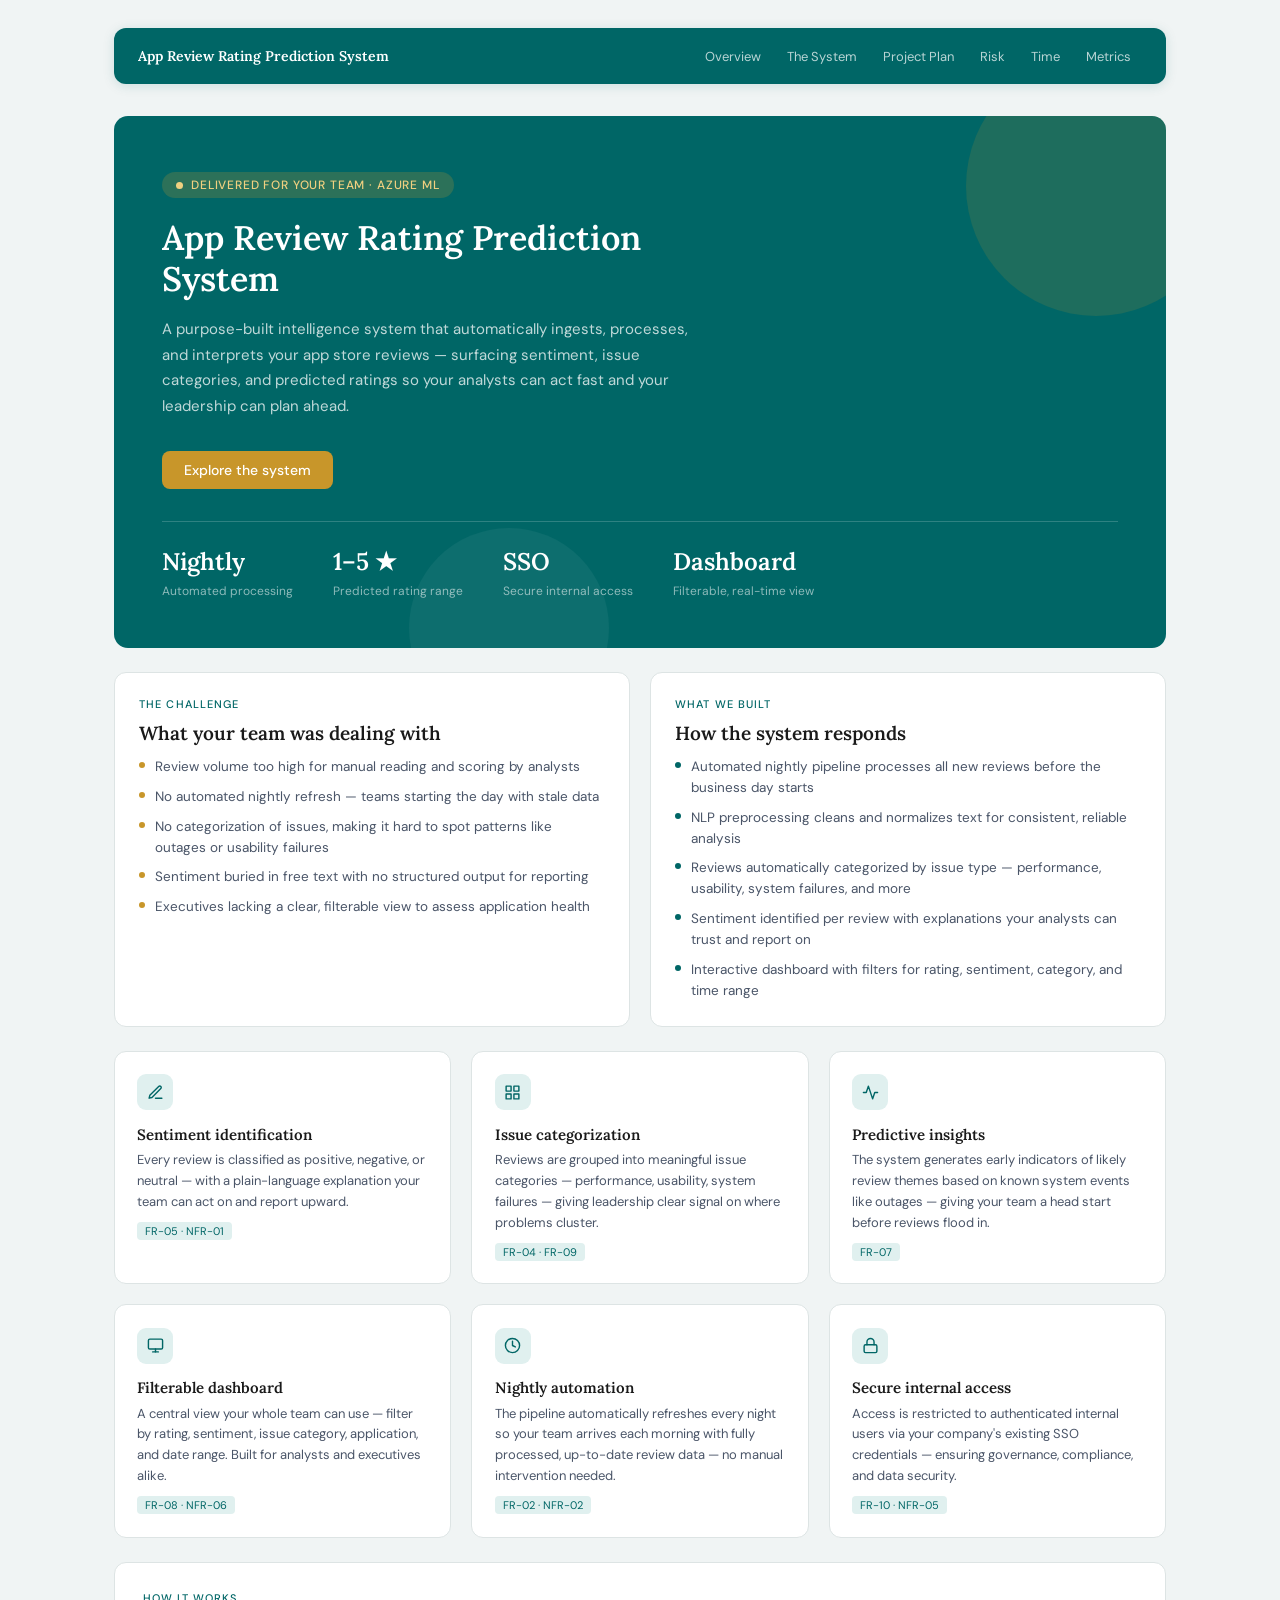
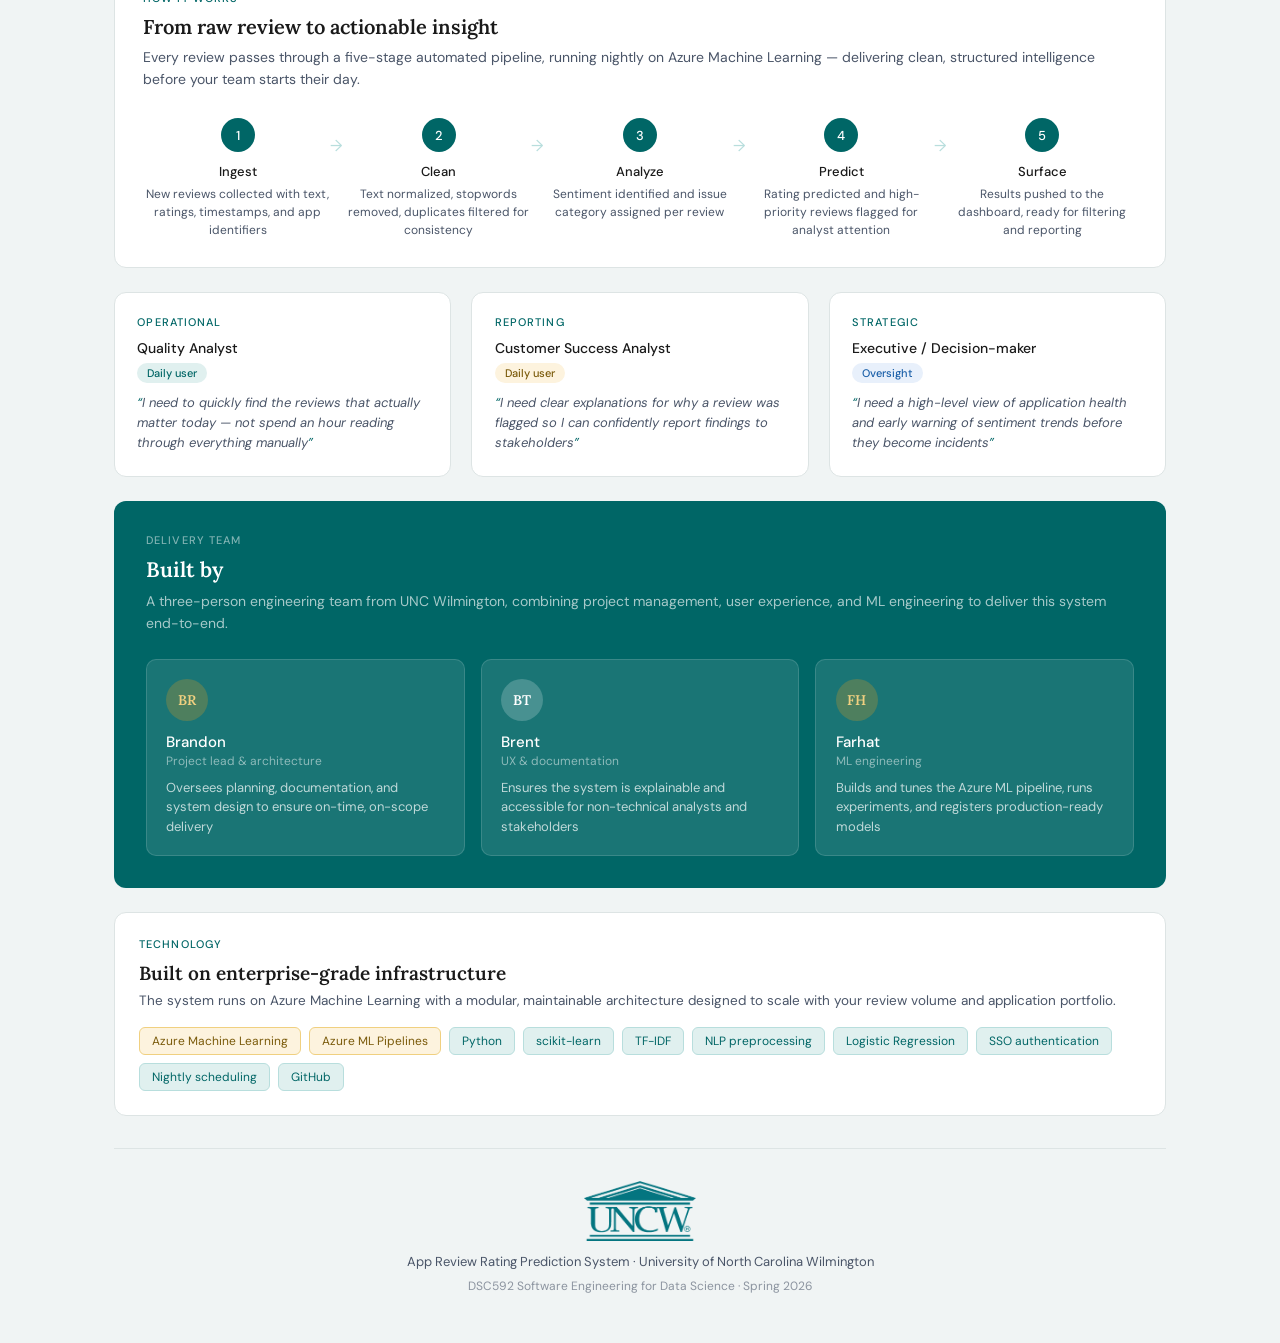
<file: index.html>
<!DOCTYPE html>
<html lang="en">
<head>
  <meta charset="utf-8">
  <meta name="viewport" content="width=device-width, initial-scale=1">
  <title>App Review Rating Prediction System</title>
  <link rel="stylesheet" href="css/shared.css">
  <link rel="preconnect" href="https://fonts.googleapis.com">
  <link rel="preconnect" href="https://fonts.gstatic.com" crossorigin>
  <link href="https://fonts.googleapis.com/css2?family=Lora:wght@400;600&family=DM+Sans:ital,wght@0,400;0,500;1,400&display=swap" rel="stylesheet">
</head>
<body>

<div class="page">

  <!-- NAV -->
  <nav class="nav">
    <span class="nav-brand">App Review Rating Prediction System</span>
    <div class="nav-links">
      <a href="index.html" class="active">Overview</a>
      <a href="system.html">The System</a>
      <a href="plan.html">Project Plan</a>
      <a href="risk.html">Risk</a>
      <a href="time.html">Time</a>
      <a href="metrics.html">Metrics</a>
    </div>
  </nav>

  <!-- HERO -->
  <div class="hero">
    <div class="orb1"></div>
    <div class="orb2"></div>
    <div class="eyebrow">
      <div class="eyebrow-dot"></div>
      <div class="eyebrow-text">Delivered for your team · Azure ML</div>
    </div>
    <h1>App Review Rating Prediction System</h1>
    <p class="hero-desc">A purpose-built intelligence system that automatically ingests, processes, and interprets your app store reviews — surfacing sentiment, issue categories, and predicted ratings so your analysts can act fast and your leadership can plan ahead.</p>
    <a href="system.html" class="hero-cta">Explore the system</a>
    <hr class="hero-divider">
    <div class="hero-stats">
      <div><span class="hstat-num">Nightly</span><span class="hstat-lbl">Automated processing</span></div>
      <div><span class="hstat-num">1–5 ★</span><span class="hstat-lbl">Predicted rating range</span></div>
      <div><span class="hstat-num">SSO</span><span class="hstat-lbl">Secure internal access</span></div>
      <div><span class="hstat-num">Dashboard</span><span class="hstat-lbl">Filterable, real-time view</span></div>
    </div>
  </div>

  <!-- PROBLEM / SOLUTION -->
  <div class="band">
    <div class="band-card">
      <div class="sec-label">The challenge</div>
      <h2>What your team was dealing with</h2>
      <div class="dot-list">
        <div class="dot-row"><div class="dot dot-gold"></div>Review volume too high for manual reading and scoring by analysts</div>
        <div class="dot-row"><div class="dot dot-gold"></div>No automated nightly refresh — teams starting the day with stale data</div>
        <div class="dot-row"><div class="dot dot-gold"></div>No categorization of issues, making it hard to spot patterns like outages or usability failures</div>
        <div class="dot-row"><div class="dot dot-gold"></div>Sentiment buried in free text with no structured output for reporting</div>
        <div class="dot-row"><div class="dot dot-gold"></div>Executives lacking a clear, filterable view to assess application health</div>
      </div>
    </div>
    <div class="band-card">
      <div class="sec-label">What we built</div>
      <h2>How the system responds</h2>
      <div class="dot-list">
        <div class="dot-row"><div class="dot dot-teal"></div>Automated nightly pipeline processes all new reviews before the business day starts</div>
        <div class="dot-row"><div class="dot dot-teal"></div>NLP preprocessing cleans and normalizes text for consistent, reliable analysis</div>
        <div class="dot-row"><div class="dot dot-teal"></div>Reviews automatically categorized by issue type — performance, usability, system failures, and more</div>
        <div class="dot-row"><div class="dot dot-teal"></div>Sentiment identified per review with explanations your analysts can trust and report on</div>
        <div class="dot-row"><div class="dot dot-teal"></div>Interactive dashboard with filters for rating, sentiment, category, and time range</div>
      </div>
    </div>
  </div>

  <!-- CAPABILITIES -->
  <div class="caps-grid">
    <div class="cap">
      <div class="cap-icon">
        <svg viewBox="0 0 24 24" fill="none" stroke-width="2" stroke-linecap="round" stroke-linejoin="round">
          <path d="M12 20h9"/><path d="M16.5 3.5a2.121 2.121 0 013 3L7 19l-4 1 1-4L16.5 3.5z"/>
        </svg>
      </div>
      <h3>Sentiment identification</h3>
      <p>Every review is classified as positive, negative, or neutral — with a plain-language explanation your team can act on and report upward.</p>
      <span class="cap-tag">FR-05 · NFR-01</span>
    </div>
    <div class="cap">
      <div class="cap-icon">
        <svg viewBox="0 0 24 24" fill="none" stroke-width="2" stroke-linecap="round" stroke-linejoin="round">
          <rect x="3" y="3" width="7" height="7"/><rect x="14" y="3" width="7" height="7"/>
          <rect x="3" y="14" width="7" height="7"/><rect x="14" y="14" width="7" height="7"/>
        </svg>
      </div>
      <h3>Issue categorization</h3>
      <p>Reviews are grouped into meaningful issue categories — performance, usability, system failures — giving leadership clear signal on where problems cluster.</p>
      <span class="cap-tag">FR-04 · FR-09</span>
    </div>
    <div class="cap">
      <div class="cap-icon">
        <svg viewBox="0 0 24 24" fill="none" stroke-width="2" stroke-linecap="round" stroke-linejoin="round">
          <polyline points="22 12 18 12 15 21 9 3 6 12 2 12"/>
        </svg>
      </div>
      <h3>Predictive insights</h3>
      <p>The system generates early indicators of likely review themes based on known system events like outages — giving your team a head start before reviews flood in.</p>
      <span class="cap-tag">FR-07</span>
    </div>
    <div class="cap">
      <div class="cap-icon">
        <svg viewBox="0 0 24 24" fill="none" stroke-width="2" stroke-linecap="round" stroke-linejoin="round">
          <rect x="2" y="3" width="20" height="14" rx="2"/>
          <line x1="8" y1="21" x2="16" y2="21"/><line x1="12" y1="17" x2="12" y2="21"/>
        </svg>
      </div>
      <h3>Filterable dashboard</h3>
      <p>A central view your whole team can use — filter by rating, sentiment, issue category, application, and date range. Built for analysts and executives alike.</p>
      <span class="cap-tag">FR-08 · NFR-06</span>
    </div>
    <div class="cap">
      <div class="cap-icon">
        <svg viewBox="0 0 24 24" fill="none" stroke-width="2" stroke-linecap="round" stroke-linejoin="round">
          <circle cx="12" cy="12" r="10"/><polyline points="12 6 12 12 16 14"/>
        </svg>
      </div>
      <h3>Nightly automation</h3>
      <p>The pipeline automatically refreshes every night so your team arrives each morning with fully processed, up-to-date review data — no manual intervention needed.</p>
      <span class="cap-tag">FR-02 · NFR-02</span>
    </div>
    <div class="cap">
      <div class="cap-icon">
        <svg viewBox="0 0 24 24" fill="none" stroke-width="2" stroke-linecap="round" stroke-linejoin="round">
          <rect x="3" y="11" width="18" height="11" rx="2"/><path d="M7 11V7a5 5 0 0110 0v4"/>
        </svg>
      </div>
      <h3>Secure internal access</h3>
      <p>Access is restricted to authenticated internal users via your company's existing SSO credentials — ensuring governance, compliance, and data security.</p>
      <span class="cap-tag">FR-10 · NFR-05</span>
    </div>
  </div>

  <!-- PIPELINE -->
  <div class="pipeline">
    <div class="sec-label">How it works</div>
    <h2>From raw review to actionable insight</h2>
    <p class="pipeline-sub">Every review passes through a five-stage automated pipeline, running nightly on Azure Machine Learning — delivering clean, structured intelligence before your team starts their day.</p>
    <div class="steps">
      <div class="step">
        <div class="step-num">1</div>
        <h4>Ingest</h4>
        <p>New reviews collected with text, ratings, timestamps, and app identifiers</p>
        <div class="step-arr">→</div>
      </div>
      <div class="step">
        <div class="step-num">2</div>
        <h4>Clean</h4>
        <p>Text normalized, stopwords removed, duplicates filtered for consistency</p>
        <div class="step-arr">→</div>
      </div>
      <div class="step">
        <div class="step-num">3</div>
        <h4>Analyze</h4>
        <p>Sentiment identified and issue category assigned per review</p>
        <div class="step-arr">→</div>
      </div>
      <div class="step">
        <div class="step-num">4</div>
        <h4>Predict</h4>
        <p>Rating predicted and high-priority reviews flagged for analyst attention</p>
        <div class="step-arr">→</div>
      </div>
      <div class="step">
        <div class="step-num">5</div>
        <h4>Surface</h4>
        <p>Results pushed to the dashboard, ready for filtering and reporting</p>
      </div>
    </div>
  </div>

  <!-- WHO USES IT -->
  <div class="users">
    <div class="user-card">
      <div class="sec-label">Operational</div>
      <h3>Quality Analyst</h3>
      <span class="user-badge badge-teal">Daily user</span>
      <div class="user-need">I need to quickly find the reviews that actually matter today — not spend an hour reading through everything manually</div>
    </div>
    <div class="user-card">
      <div class="sec-label">Reporting</div>
      <h3>Customer Success Analyst</h3>
      <span class="user-badge badge-gold">Daily user</span>
      <div class="user-need">I need clear explanations for why a review was flagged so I can confidently report findings to stakeholders</div>
    </div>
    <div class="user-card">
      <div class="sec-label">Strategic</div>
      <h3>Executive / Decision-maker</h3>
      <span class="user-badge badge-blue">Oversight</span>
      <div class="user-need">I need a high-level view of application health and early warning of sentiment trends before they become incidents</div>
    </div>
  </div>

  <!-- TEAM -->
  <div class="team">
    <div class="team-top">
      <div class="sec-label" style="color:rgba(255,255,255,0.5);">Delivery team</div>
      <h2>Built by</h2>
      <p>A three-person engineering team from UNC Wilmington, combining project management, user experience, and ML engineering to deliver this system end-to-end.</p>
    </div>
    <div class="team-grid">
      <div class="member">
        <div class="mav mav-g">BR</div>
        <div class="mname">Brandon</div>
        <div class="mrole">Project lead & architecture</div>
        <div class="mfocus">Oversees planning, documentation, and system design to ensure on-time, on-scope delivery</div>
      </div>
      <div class="member">
        <div class="mav mav-w">BT</div>
        <div class="mname">Brent</div>
        <div class="mrole">UX & documentation</div>
        <div class="mfocus">Ensures the system is explainable and accessible for non-technical analysts and stakeholders</div>
      </div>
      <div class="member">
        <div class="mav mav-g">FH</div>
        <div class="mname">Farhat</div>
        <div class="mrole">ML engineering</div>
        <div class="mfocus">Builds and tunes the Azure ML pipeline, runs experiments, and registers production-ready models</div>
      </div>
    </div>
  </div>

  <!-- STACK -->
  <div class="stack">
    <div class="sec-label">Technology</div>
    <h2>Built on enterprise-grade infrastructure</h2>
    <p class="stack-sub">The system runs on Azure Machine Learning with a modular, maintainable architecture designed to scale with your review volume and application portfolio.</p>
    <div class="tags">
      <span class="tag tag-g">Azure Machine Learning</span>
      <span class="tag tag-g">Azure ML Pipelines</span>
      <span class="tag">Python</span>
      <span class="tag">scikit-learn</span>
      <span class="tag">TF-IDF</span>
      <span class="tag">NLP preprocessing</span>
      <span class="tag">Logistic Regression</span>
      <span class="tag">SSO authentication</span>
      <span class="tag">Nightly scheduling</span>
      <span class="tag">GitHub</span>
    </div>
  </div>

  <!-- FOOTER -->
  <!-- Replace "contents/logo.png" with your actual UNCW logo path -->
  <footer class="foot">
    <img src="contents/logo.png" alt="UNC Wilmington" class="foot-logo">
    <p>App Review Rating Prediction System · University of North Carolina Wilmington</p>
    <span>DSC592 Software Engineering for Data Science · Spring 2026</span>
  </footer>

</div>

<script>
  /* Active nav link on scroll */
  const sections = document.querySelectorAll('section[id]');
  const navLinks = document.querySelectorAll('.nav-links a');

  window.addEventListener('scroll', () => {
    let current = '';
    sections.forEach(section => {
      if (window.scrollY >= section.offsetTop - 120) current = section.id;
    });
    navLinks.forEach(link => {
      link.classList.remove('active');
      if (link.getAttribute('href') === '#' + current) link.classList.add('active');
    });
  });
</script>

</body>
</html>
</file>
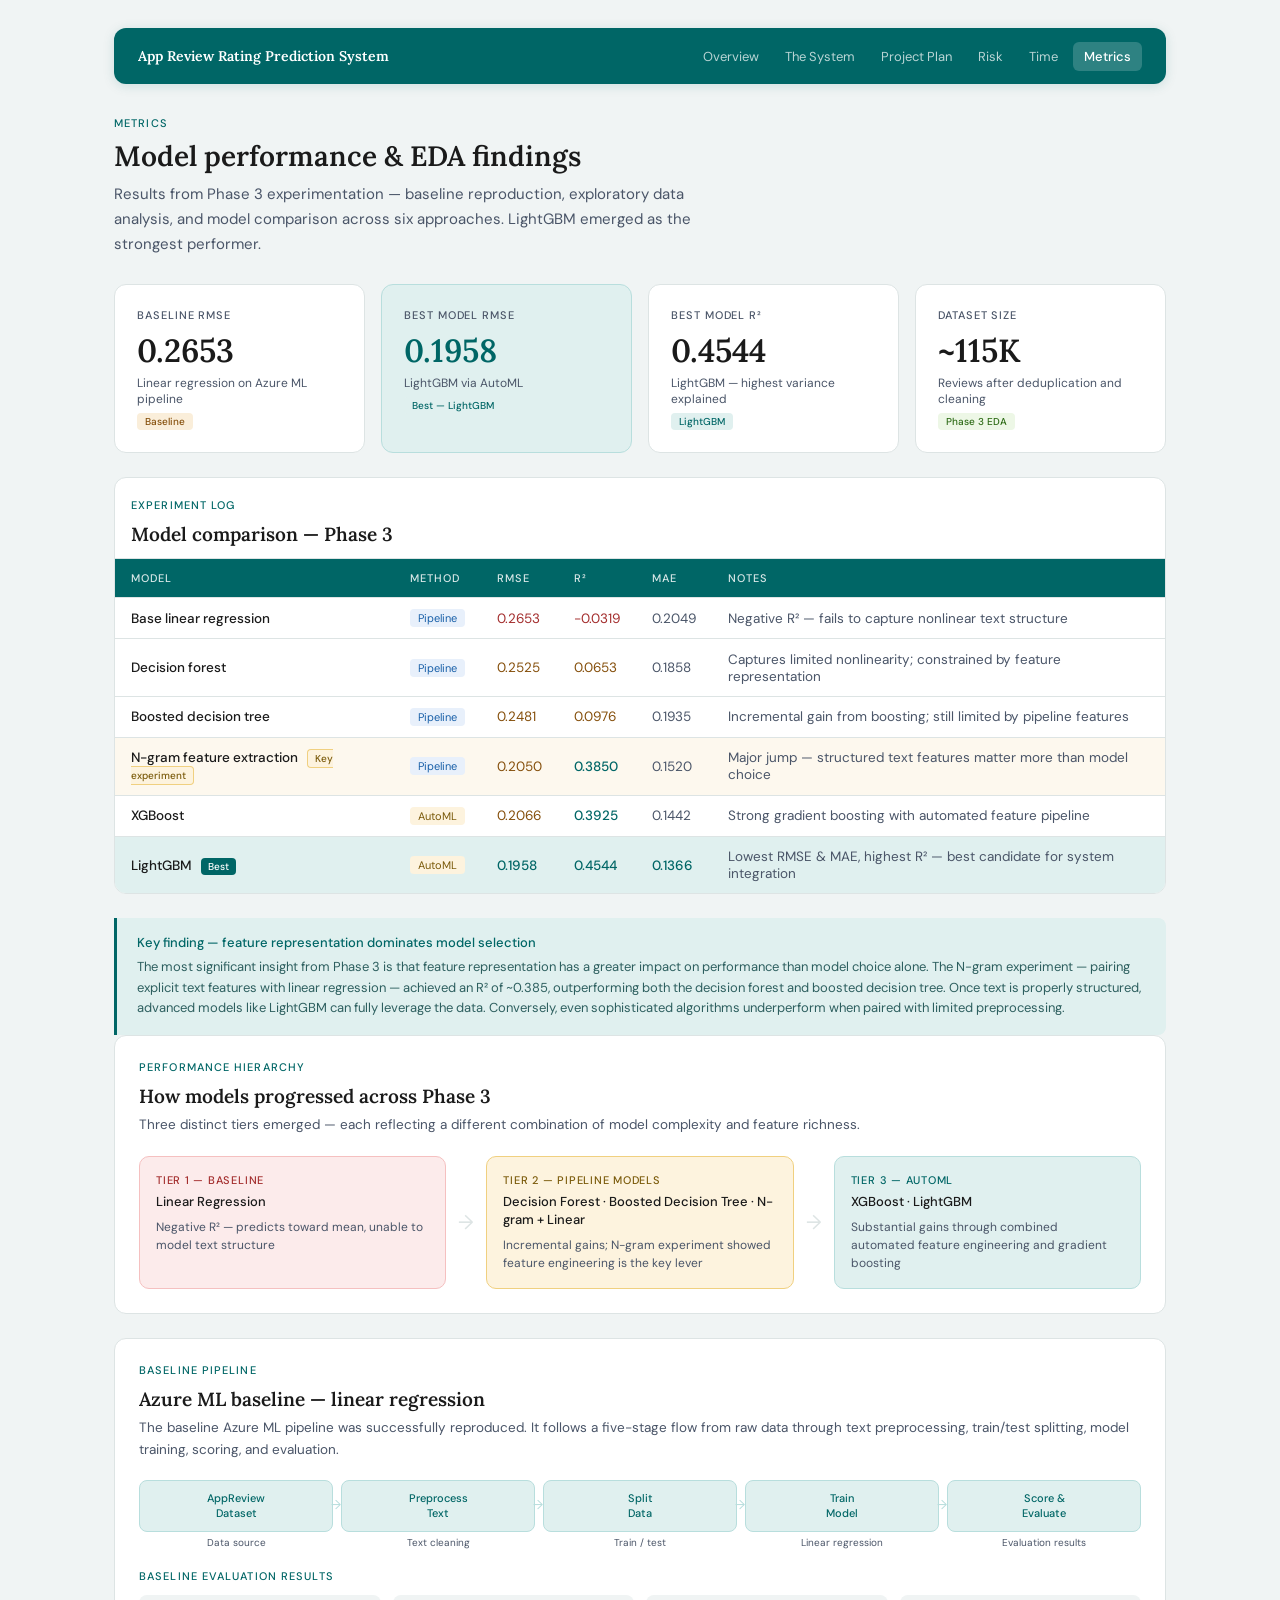
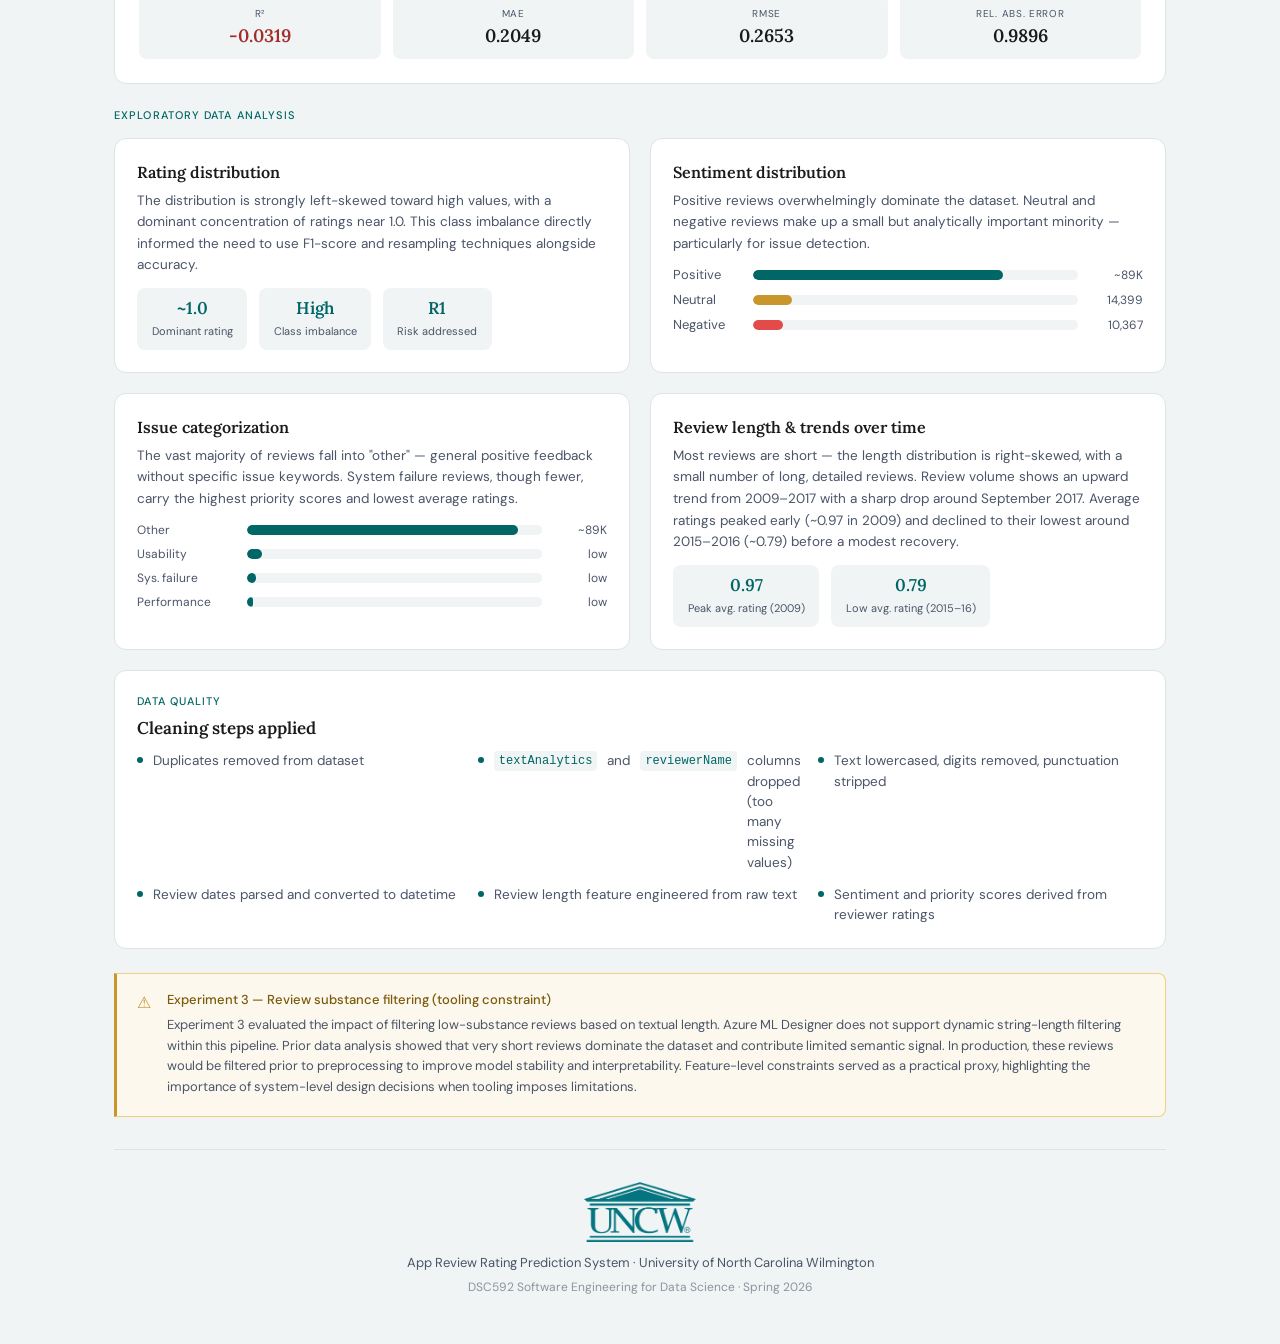
<file: metrics.html>
<!DOCTYPE html>
<html lang="en">
<head>
  <meta charset="utf-8">
  <meta name="viewport" content="width=device-width, initial-scale=1">
  <title>Metrics — App Review Rating Prediction</title>
  <link rel="stylesheet" href="css/shared.css">
  <link rel="preconnect" href="https://fonts.googleapis.com">
  <link rel="preconnect" href="https://fonts.gstatic.com" crossorigin>
  <link href="https://fonts.googleapis.com/css2?family=Lora:wght@400;600&family=DM+Sans:ital,wght@0,400;0,500;1,400&display=swap" rel="stylesheet">
</head>
<body>
<div class="page">

  <nav class="nav">
    <span class="nav-brand">App Review Rating Prediction System</span>
    <div class="nav-links">
      <a href="index.html">Overview</a>
      <a href="system.html">The System</a>
      <a href="plan.html">Project Plan</a>
      <a href="risk.html">Risk</a>
      <a href="time.html">Time</a>
      <a href="metrics.html" class="active">Metrics</a>
    </div>
  </nav>

  <div class="page-header">
    <div class="page-tag">Metrics</div>
    <h1>Model performance & EDA findings</h1>
    <p>Results from Phase 3 experimentation — baseline reproduction, exploratory data analysis, and model comparison across six approaches. LightGBM emerged as the strongest performer.</p>
  </div>

  <!-- HEADLINE METRIC CARDS -->
  <div class="metrics-grid-4">
    <div class="metric-card">
      <div class="metric-label">Baseline RMSE</div>
      <div class="metric-val">0.2653</div>
      <div class="metric-sub">Linear regression on Azure ML pipeline</div>
      <span class="metric-badge mb-base">Baseline</span>
    </div>
    <div class="metric-card metric-card--best">
      <div class="metric-label">Best model RMSE</div>
      <div class="metric-val metric-val--best">0.1958</div>
      <div class="metric-sub">LightGBM via AutoML</div>
      <span class="metric-badge mb-best">Best — LightGBM</span>
    </div>
    <div class="metric-card">
      <div class="metric-label">Best model R²</div>
      <div class="metric-val">0.4544</div>
      <div class="metric-sub">LightGBM — highest variance explained</div>
      <span class="metric-badge mb-best">LightGBM</span>
    </div>
    <div class="metric-card">
      <div class="metric-label">Dataset size</div>
      <div class="metric-val">~115K</div>
      <div class="metric-sub">Reviews after deduplication and cleaning</div>
      <span class="metric-badge mb-phase">Phase 3 EDA</span>
    </div>
  </div>

  <!-- MODEL COMPARISON TABLE -->
  <div class="exp-table-wrap">
    <div class="exp-table-header">
      <div class="sec-label">Experiment log</div>
      <h2>Model comparison — Phase 3</h2>
    </div>
    <table>
      <thead>
        <tr>
          <th>Model</th>
          <th>Method</th>
          <th>RMSE</th>
          <th>R²</th>
          <th>MAE</th>
          <th>Notes</th>
        </tr>
      </thead>
      <tbody>
        <tr>
          <td><span class="model-name">Base linear regression</span></td>
          <td><span class="method-pill mp-pipeline">Pipeline</span></td>
          <td><span class="val-bad">0.2653</span></td>
          <td><span class="val-bad">-0.0319</span></td>
          <td>0.2049</td>
          <td>Negative R² — fails to capture nonlinear text structure</td>
        </tr>
        <tr>
          <td><span class="model-name">Decision forest</span></td>
          <td><span class="method-pill mp-pipeline">Pipeline</span></td>
          <td><span class="val-mid">0.2525</span></td>
          <td><span class="val-mid">0.0653</span></td>
          <td>0.1858</td>
          <td>Captures limited nonlinearity; constrained by feature representation</td>
        </tr>
        <tr>
          <td><span class="model-name">Boosted decision tree</span></td>
          <td><span class="method-pill mp-pipeline">Pipeline</span></td>
          <td><span class="val-mid">0.2481</span></td>
          <td><span class="val-mid">0.0976</span></td>
          <td>0.1935</td>
          <td>Incremental gain from boosting; still limited by pipeline features</td>
        </tr>
        <tr class="highlight-row">
          <td><span class="model-name">N-gram feature extraction <span class="insight-pill">Key experiment</span></span></td>
          <td><span class="method-pill mp-pipeline">Pipeline</span></td>
          <td><span class="val-mid">0.2050</span></td>
          <td><span class="val-good">0.3850</span></td>
          <td>0.1520</td>
          <td>Major jump — structured text features matter more than model choice</td>
        </tr>
        <tr>
          <td><span class="model-name">XGBoost</span></td>
          <td><span class="method-pill mp-automl">AutoML</span></td>
          <td><span class="val-mid">0.2066</span></td>
          <td><span class="val-good">0.3925</span></td>
          <td>0.1442</td>
          <td>Strong gradient boosting with automated feature pipeline</td>
        </tr>
        <tr class="best-row">
          <td><span class="model-name">LightGBM <span class="best-pill">Best</span></span></td>
          <td><span class="method-pill mp-automl">AutoML</span></td>
          <td><span class="val-good">0.1958</span></td>
          <td><span class="val-good">0.4544</span></td>
          <td><span class="val-good">0.1366</span></td>
          <td>Lowest RMSE &amp; MAE, highest R² — best candidate for system integration</td>
        </tr>
      </tbody>
    </table>
  </div>

  <!-- KEY FINDING CALLOUT -->
  <div class="callout">
    <h4>Key finding — feature representation dominates model selection</h4>
    <p>The most significant insight from Phase 3 is that feature representation has a greater impact on performance than model choice alone. The N-gram experiment — pairing explicit text features with linear regression — achieved an R² of ~0.385, outperforming both the decision forest and boosted decision tree. Once text is properly structured, advanced models like LightGBM can fully leverage the data. Conversely, even sophisticated algorithms underperform when paired with limited preprocessing.</p>
  </div>

  <!-- PERFORMANCE HIERARCHY -->
  <div class="hierarchy-card">
    <div class="sec-label">Performance hierarchy</div>
    <h2>How models progressed across Phase 3</h2>
    <p class="hierarchy-desc">Three distinct tiers emerged — each reflecting a different combination of model complexity and feature richness.</p>
    <div class="hierarchy-tiers">
      <div class="tier tier--low">
        <div class="tier-label">Tier 1 — Baseline</div>
        <div class="tier-models">Linear Regression</div>
        <div class="tier-note">Negative R² — predicts toward mean, unable to model text structure</div>
      </div>
      <div class="tier-arrow">→</div>
      <div class="tier tier--mid">
        <div class="tier-label">Tier 2 — Pipeline models</div>
        <div class="tier-models">Decision Forest · Boosted Decision Tree · N-gram + Linear</div>
        <div class="tier-note">Incremental gains; N-gram experiment showed feature engineering is the key lever</div>
      </div>
      <div class="tier-arrow">→</div>
      <div class="tier tier--best">
        <div class="tier-label">Tier 3 — AutoML</div>
        <div class="tier-models">XGBoost · LightGBM</div>
        <div class="tier-note">Substantial gains through combined automated feature engineering and gradient boosting</div>
      </div>
    </div>
  </div>

  <!-- AZURE BASELINE PIPELINE -->
  <div class="pipeline-card">
    <div class="sec-label">Baseline pipeline</div>
    <h2>Azure ML baseline — linear regression</h2>
    <p class="pipeline-desc">The baseline Azure ML pipeline was successfully reproduced. It follows a five-stage flow from raw data through text preprocessing, train/test splitting, model training, scoring, and evaluation.</p>
    <div class="az-steps">
      <div class="az-step"><div class="az-box">AppReview<br>Dataset</div><div class="az-lbl">Data source</div><div class="az-arr">→</div></div>
      <div class="az-step"><div class="az-box">Preprocess<br>Text</div><div class="az-lbl">Text cleaning</div><div class="az-arr">→</div></div>
      <div class="az-step"><div class="az-box">Split<br>Data</div><div class="az-lbl">Train / test</div><div class="az-arr">→</div></div>
      <div class="az-step"><div class="az-box">Train<br>Model</div><div class="az-lbl">Linear regression</div><div class="az-arr">→</div></div>
      <div class="az-step"><div class="az-box">Score &amp;<br>Evaluate</div><div class="az-lbl">Evaluation results</div></div>
    </div>
    <div class="sec-label" style="margin-top:1.25rem;">Baseline evaluation results</div>
    <div class="baseline-results">
      <div class="br-item"><div class="br-label">R²</div><div class="br-val br-val--neg">-0.0319</div></div>
      <div class="br-item"><div class="br-label">MAE</div><div class="br-val">0.2049</div></div>
      <div class="br-item"><div class="br-label">RMSE</div><div class="br-val">0.2653</div></div>
      <div class="br-item"><div class="br-label">Rel. abs. error</div><div class="br-val">0.9896</div></div>
    </div>
  </div>

  <!-- EDA FINDINGS -->
  <div class="sec-label" style="margin-bottom:1rem;">Exploratory data analysis</div>

  <div class="eda-grid">

    <div class="eda-card">
      <h3>Rating distribution</h3>
      <p>The distribution is strongly left-skewed toward high values, with a dominant concentration of ratings near 1.0. This class imbalance directly informed the need to use F1-score and resampling techniques alongside accuracy.</p>
      <div class="eda-stat-row">
        <div class="eda-stat"><span class="eda-stat-num">~1.0</span><span class="eda-stat-lbl">Dominant rating</span></div>
        <div class="eda-stat"><span class="eda-stat-num">High</span><span class="eda-stat-lbl">Class imbalance</span></div>
        <div class="eda-stat"><span class="eda-stat-num">R1</span><span class="eda-stat-lbl">Risk addressed</span></div>
      </div>
    </div>

    <div class="eda-card">
      <h3>Sentiment distribution</h3>
      <p>Positive reviews overwhelmingly dominate the dataset. Neutral and negative reviews make up a small but analytically important minority — particularly for issue detection.</p>
      <div class="sent-bars">
        <div class="sent-row">
          <span class="sent-label">Positive</span>
          <div class="sent-bar-wrap"><div class="sent-bar sb-pos" style="width:77%;"></div></div>
          <span class="sent-count">~89K</span>
        </div>
        <div class="sent-row">
          <span class="sent-label">Neutral</span>
          <div class="sent-bar-wrap"><div class="sent-bar sb-neu" style="width:12%;"></div></div>
          <span class="sent-count">14,399</span>
        </div>
        <div class="sent-row">
          <span class="sent-label">Negative</span>
          <div class="sent-bar-wrap"><div class="sent-bar sb-neg" style="width:9%;"></div></div>
          <span class="sent-count">10,367</span>
        </div>
      </div>
    </div>

    <div class="eda-card">
      <h3>Issue categorization</h3>
      <p>The vast majority of reviews fall into "other" — general positive feedback without specific issue keywords. System failure reviews, though fewer, carry the highest priority scores and lowest average ratings.</p>
      <div class="cat-bars">
        <div class="cat-row"><span class="cat-label">Other</span><div class="cat-bar-wrap"><div class="cat-bar" style="width:92%;"></div></div><span class="cat-count">~89K</span></div>
        <div class="cat-row"><span class="cat-label">Usability</span><div class="cat-bar-wrap"><div class="cat-bar" style="width:5%;"></div></div><span class="cat-count">low</span></div>
        <div class="cat-row"><span class="cat-label">Sys. failure</span><div class="cat-bar-wrap"><div class="cat-bar" style="width:3%;"></div></div><span class="cat-count">low</span></div>
        <div class="cat-row"><span class="cat-label">Performance</span><div class="cat-bar-wrap"><div class="cat-bar" style="width:2%;"></div></div><span class="cat-count">low</span></div>
      </div>
    </div>

    <div class="eda-card">
      <h3>Review length & trends over time</h3>
      <p>Most reviews are short — the length distribution is right-skewed, with a small number of long, detailed reviews. Review volume shows an upward trend from 2009–2017 with a sharp drop around September 2017. Average ratings peaked early (~0.97 in 2009) and declined to their lowest around 2015–2016 (~0.79) before a modest recovery.</p>
      <div class="eda-stat-row">
        <div class="eda-stat"><span class="eda-stat-num">0.97</span><span class="eda-stat-lbl">Peak avg. rating (2009)</span></div>
        <div class="eda-stat"><span class="eda-stat-num">0.79</span><span class="eda-stat-lbl">Low avg. rating (2015–16)</span></div>
      </div>
    </div>

  </div>

  <!-- DATA QUALITY -->
  <div class="eda-card" style="margin-bottom:1.5rem;">
    <div class="sec-label">Data quality</div>
    <h3 style="font-family:'Lora',Georgia,serif;font-size:17px;font-weight:600;margin-bottom:0.75rem;">Cleaning steps applied</h3>
    <div class="cleaning-grid">
      <div class="cleaning-item"><div class="cleaning-dot"></div>Duplicates removed from dataset</div>
      <div class="cleaning-item"><div class="cleaning-dot"></div><code>textAnalytics</code> and <code>reviewerName</code> columns dropped (too many missing values)</div>
      <div class="cleaning-item"><div class="cleaning-dot"></div>Text lowercased, digits removed, punctuation stripped</div>
      <div class="cleaning-item"><div class="cleaning-dot"></div>Review dates parsed and converted to datetime</div>
      <div class="cleaning-item"><div class="cleaning-dot"></div>Review length feature engineered from raw text</div>
      <div class="cleaning-item"><div class="cleaning-dot"></div>Sentiment and priority scores derived from reviewer ratings</div>
    </div>
  </div>

  <!-- EXPERIMENT 3 NOTE -->
  <div class="exp3-note">
    <div class="exp3-icon">⚠</div>
    <div>
      <div class="exp3-title">Experiment 3 — Review substance filtering (tooling constraint)</div>
      <p>Experiment 3 evaluated the impact of filtering low-substance reviews based on textual length. Azure ML Designer does not support dynamic string-length filtering within this pipeline. Prior data analysis showed that very short reviews dominate the dataset and contribute limited semantic signal. In production, these reviews would be filtered prior to preprocessing to improve model stability and interpretability. Feature-level constraints served as a practical proxy, highlighting the importance of system-level design decisions when tooling imposes limitations.</p>
    </div>
  </div>

  <footer class="foot">
    <img src="contents/logo.png" alt="UNC Wilmington" class="foot-logo">
    <p>App Review Rating Prediction System · University of North Carolina Wilmington</p>
    <span>DSC592 Software Engineering for Data Science · Spring 2026</span>
  </footer>

</div>
</body>
</html>
</file>
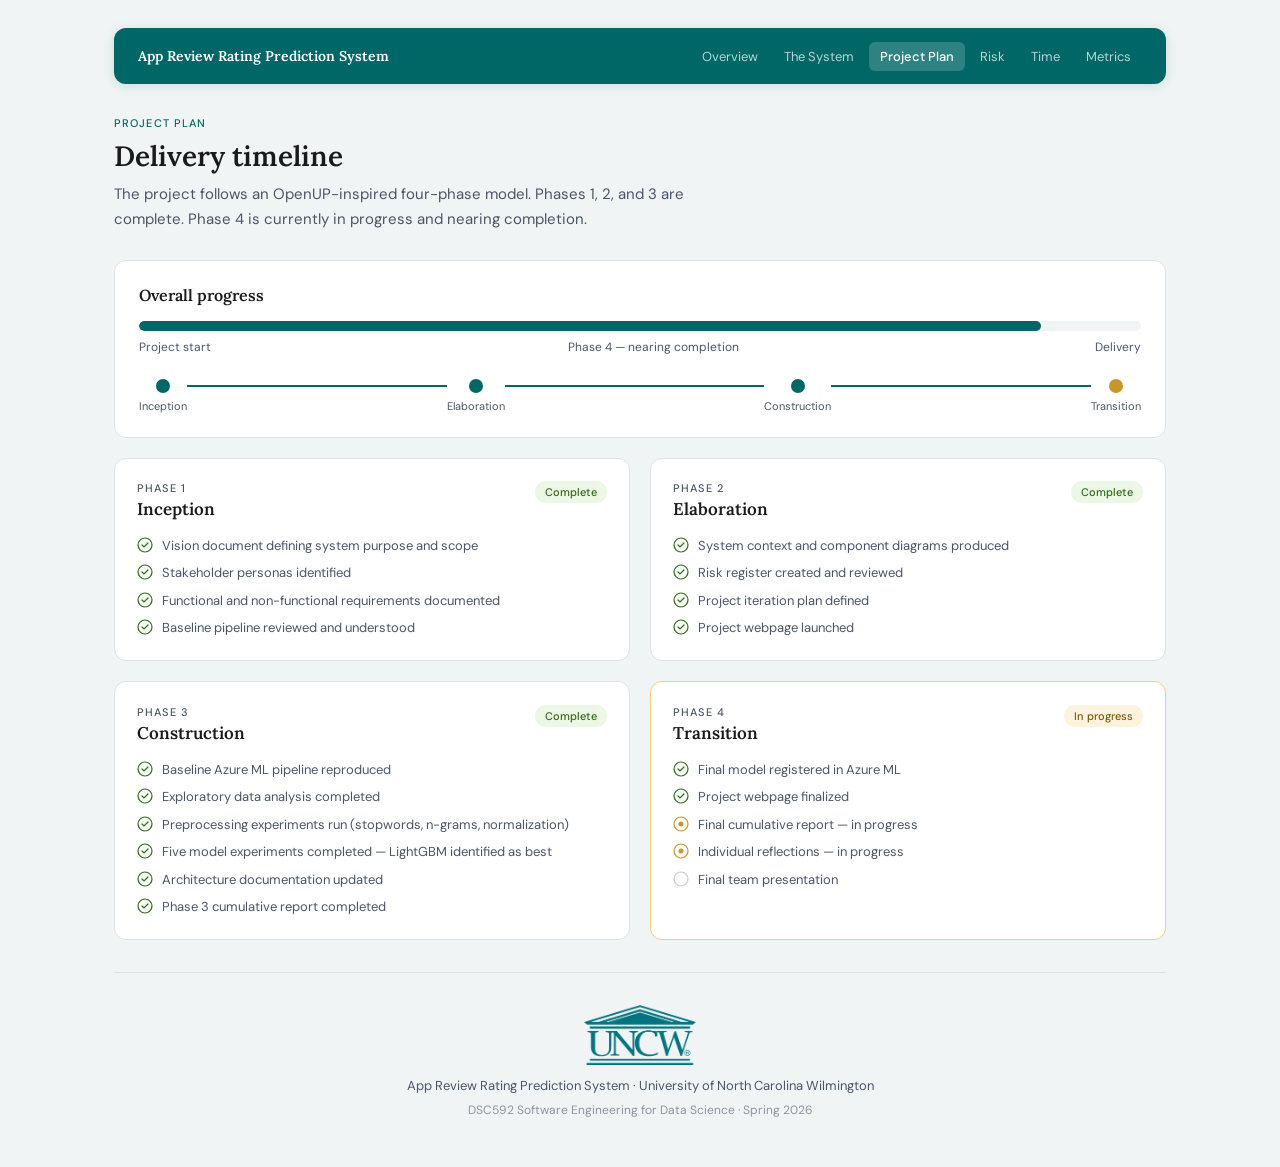
<file: plan.html>
<!DOCTYPE html>
<html lang="en">
<head>
  <meta charset="utf-8">
  <meta name="viewport" content="width=device-width, initial-scale=1">
  <title>Project Plan — App Review Rating Prediction</title>
  <link rel="stylesheet" href="css/shared.css">
  <link rel="preconnect" href="https://fonts.googleapis.com">
  <link rel="preconnect" href="https://fonts.gstatic.com" crossorigin>
  <link href="https://fonts.googleapis.com/css2?family=Lora:wght@400;600&family=DM+Sans:ital,wght@0,400;0,500;1,400&display=swap" rel="stylesheet">
</head>
<body>
<div class="page">

  <nav class="nav">
    <span class="nav-brand">App Review Rating Prediction System</span>
    <div class="nav-links">
      <a href="index.html">Overview</a>
      <a href="system.html">The System</a>
      <a href="plan.html" class="active">Project Plan</a>
      <a href="risk.html">Risk</a>
      <a href="time.html">Time</a>
      <a href="metrics.html">Metrics</a>
    </div>
  </nav>

  <div class="page-header">
    <div class="page-tag">Project Plan</div>
    <h1>Delivery timeline</h1>
    <p>The project follows an OpenUP-inspired four-phase model. Phases 1, 2, and 3 are complete. Phase 4 is currently in progress and nearing completion.</p>
  </div>

  <!-- PROGRESS BAR -->
  <div class="progress-wrap">
    <h3>Overall progress</h3>
    <div class="progress-track"><div class="progress-fill" style="width:90%;"></div></div>
    <div class="progress-labels">
      <span>Project start</span>
      <span>Phase 4 — nearing completion</span>
      <span>Delivery</span>
    </div>
    <div class="phase-dots-row">
      <div class="pdot-wrap"><div class="pdot pdot--done"></div><div class="pdot-label">Inception</div></div>
      <div class="pdot-line pdot-line--done"></div>
      <div class="pdot-wrap"><div class="pdot pdot--done"></div><div class="pdot-label">Elaboration</div></div>
      <div class="pdot-line pdot-line--done"></div>
      <div class="pdot-wrap"><div class="pdot pdot--done"></div><div class="pdot-label">Construction</div></div>
      <div class="pdot-line pdot-line--done"></div>
      <div class="pdot-wrap"><div class="pdot pdot--active"></div><div class="pdot-label">Transition</div></div>
    </div>
  </div>

  <!-- PHASE CARDS -->
  <div class="phase-grid">

    <div class="phase-card">
      <div class="phase-header">
        <div><div class="phase-num">Phase 1</div><div class="phase-name">Inception</div></div>
        <span class="status-badge status-done">Complete</span>
      </div>
      <div class="phase-deliverables">
        <div class="deliv"><svg class="deliv-icon" viewBox="0 0 16 16" fill="none"><circle cx="8" cy="8" r="7" stroke="#2e6b17" stroke-width="1.2"/><path d="M5 8l2 2 4-4" stroke="#2e6b17" stroke-width="1.2" stroke-linecap="round"/></svg>Vision document defining system purpose and scope</div>
        <div class="deliv"><svg class="deliv-icon" viewBox="0 0 16 16" fill="none"><circle cx="8" cy="8" r="7" stroke="#2e6b17" stroke-width="1.2"/><path d="M5 8l2 2 4-4" stroke="#2e6b17" stroke-width="1.2" stroke-linecap="round"/></svg>Stakeholder personas identified</div>
        <div class="deliv"><svg class="deliv-icon" viewBox="0 0 16 16" fill="none"><circle cx="8" cy="8" r="7" stroke="#2e6b17" stroke-width="1.2"/><path d="M5 8l2 2 4-4" stroke="#2e6b17" stroke-width="1.2" stroke-linecap="round"/></svg>Functional and non-functional requirements documented</div>
        <div class="deliv"><svg class="deliv-icon" viewBox="0 0 16 16" fill="none"><circle cx="8" cy="8" r="7" stroke="#2e6b17" stroke-width="1.2"/><path d="M5 8l2 2 4-4" stroke="#2e6b17" stroke-width="1.2" stroke-linecap="round"/></svg>Baseline pipeline reviewed and understood</div>
      </div>
    </div>

    <div class="phase-card">
      <div class="phase-header">
        <div><div class="phase-num">Phase 2</div><div class="phase-name">Elaboration</div></div>
        <span class="status-badge status-done">Complete</span>
      </div>
      <div class="phase-deliverables">
        <div class="deliv"><svg class="deliv-icon" viewBox="0 0 16 16" fill="none"><circle cx="8" cy="8" r="7" stroke="#2e6b17" stroke-width="1.2"/><path d="M5 8l2 2 4-4" stroke="#2e6b17" stroke-width="1.2" stroke-linecap="round"/></svg>System context and component diagrams produced</div>
        <div class="deliv"><svg class="deliv-icon" viewBox="0 0 16 16" fill="none"><circle cx="8" cy="8" r="7" stroke="#2e6b17" stroke-width="1.2"/><path d="M5 8l2 2 4-4" stroke="#2e6b17" stroke-width="1.2" stroke-linecap="round"/></svg>Risk register created and reviewed</div>
        <div class="deliv"><svg class="deliv-icon" viewBox="0 0 16 16" fill="none"><circle cx="8" cy="8" r="7" stroke="#2e6b17" stroke-width="1.2"/><path d="M5 8l2 2 4-4" stroke="#2e6b17" stroke-width="1.2" stroke-linecap="round"/></svg>Project iteration plan defined</div>
        <div class="deliv"><svg class="deliv-icon" viewBox="0 0 16 16" fill="none"><circle cx="8" cy="8" r="7" stroke="#2e6b17" stroke-width="1.2"/><path d="M5 8l2 2 4-4" stroke="#2e6b17" stroke-width="1.2" stroke-linecap="round"/></svg>Project webpage launched</div>
      </div>
    </div>

    <div class="phase-card">
      <div class="phase-header">
        <div><div class="phase-num">Phase 3</div><div class="phase-name">Construction</div></div>
        <span class="status-badge status-done">Complete</span>
      </div>
      <div class="phase-deliverables">
        <div class="deliv"><svg class="deliv-icon" viewBox="0 0 16 16" fill="none"><circle cx="8" cy="8" r="7" stroke="#2e6b17" stroke-width="1.2"/><path d="M5 8l2 2 4-4" stroke="#2e6b17" stroke-width="1.2" stroke-linecap="round"/></svg>Baseline Azure ML pipeline reproduced</div>
        <div class="deliv"><svg class="deliv-icon" viewBox="0 0 16 16" fill="none"><circle cx="8" cy="8" r="7" stroke="#2e6b17" stroke-width="1.2"/><path d="M5 8l2 2 4-4" stroke="#2e6b17" stroke-width="1.2" stroke-linecap="round"/></svg>Exploratory data analysis completed</div>
        <div class="deliv"><svg class="deliv-icon" viewBox="0 0 16 16" fill="none"><circle cx="8" cy="8" r="7" stroke="#2e6b17" stroke-width="1.2"/><path d="M5 8l2 2 4-4" stroke="#2e6b17" stroke-width="1.2" stroke-linecap="round"/></svg>Preprocessing experiments run (stopwords, n-grams, normalization)</div>
        <div class="deliv"><svg class="deliv-icon" viewBox="0 0 16 16" fill="none"><circle cx="8" cy="8" r="7" stroke="#2e6b17" stroke-width="1.2"/><path d="M5 8l2 2 4-4" stroke="#2e6b17" stroke-width="1.2" stroke-linecap="round"/></svg>Five model experiments completed — LightGBM identified as best</div>
        <div class="deliv"><svg class="deliv-icon" viewBox="0 0 16 16" fill="none"><circle cx="8" cy="8" r="7" stroke="#2e6b17" stroke-width="1.2"/><path d="M5 8l2 2 4-4" stroke="#2e6b17" stroke-width="1.2" stroke-linecap="round"/></svg>Architecture documentation updated</div>
        <div class="deliv"><svg class="deliv-icon" viewBox="0 0 16 16" fill="none"><circle cx="8" cy="8" r="7" stroke="#2e6b17" stroke-width="1.2"/><path d="M5 8l2 2 4-4" stroke="#2e6b17" stroke-width="1.2" stroke-linecap="round"/></svg>Phase 3 cumulative report completed</div>
      </div>
    </div>

    <div class="phase-card phase-card--active">
      <div class="phase-header">
        <div><div class="phase-num">Phase 4</div><div class="phase-name">Transition</div></div>
        <span class="status-badge status-active">In progress</span>
      </div>
      <div class="phase-deliverables">
        <div class="deliv"><svg class="deliv-icon" viewBox="0 0 16 16" fill="none"><circle cx="8" cy="8" r="7" stroke="#2e6b17" stroke-width="1.2"/><path d="M5 8l2 2 4-4" stroke="#2e6b17" stroke-width="1.2" stroke-linecap="round"/></svg>Final model registered in Azure ML</div>
        <div class="deliv"><svg class="deliv-icon" viewBox="0 0 16 16" fill="none"><circle cx="8" cy="8" r="7" stroke="#2e6b17" stroke-width="1.2"/><path d="M5 8l2 2 4-4" stroke="#2e6b17" stroke-width="1.2" stroke-linecap="round"/></svg>Project webpage finalized</div>
        <div class="deliv"><svg class="deliv-icon" viewBox="0 0 16 16" fill="none"><circle cx="8" cy="8" r="7" stroke="#c8962a" stroke-width="1.2"/><circle cx="8" cy="8" r="2.5" fill="#c8962a"/></svg>Final cumulative report — in progress</div>
        <div class="deliv"><svg class="deliv-icon" viewBox="0 0 16 16" fill="none"><circle cx="8" cy="8" r="7" stroke="#c8962a" stroke-width="1.2"/><circle cx="8" cy="8" r="2.5" fill="#c8962a"/></svg>Individual reflections — in progress</div>
        <div class="deliv"><svg class="deliv-icon" viewBox="0 0 16 16" fill="none"><circle cx="8" cy="8" r="7" stroke="#ccc" stroke-width="1.2"/></svg>Final team presentation</div>
      </div>
    </div>

  </div>

  <footer class="foot">
    <img src="contents/logo.png" alt="UNC Wilmington" class="foot-logo">
    <p>App Review Rating Prediction System · University of North Carolina Wilmington</p>
    <span>DSC592 Software Engineering for Data Science · Spring 2026</span>
  </footer>

</div>
</body>
</html>
</file>
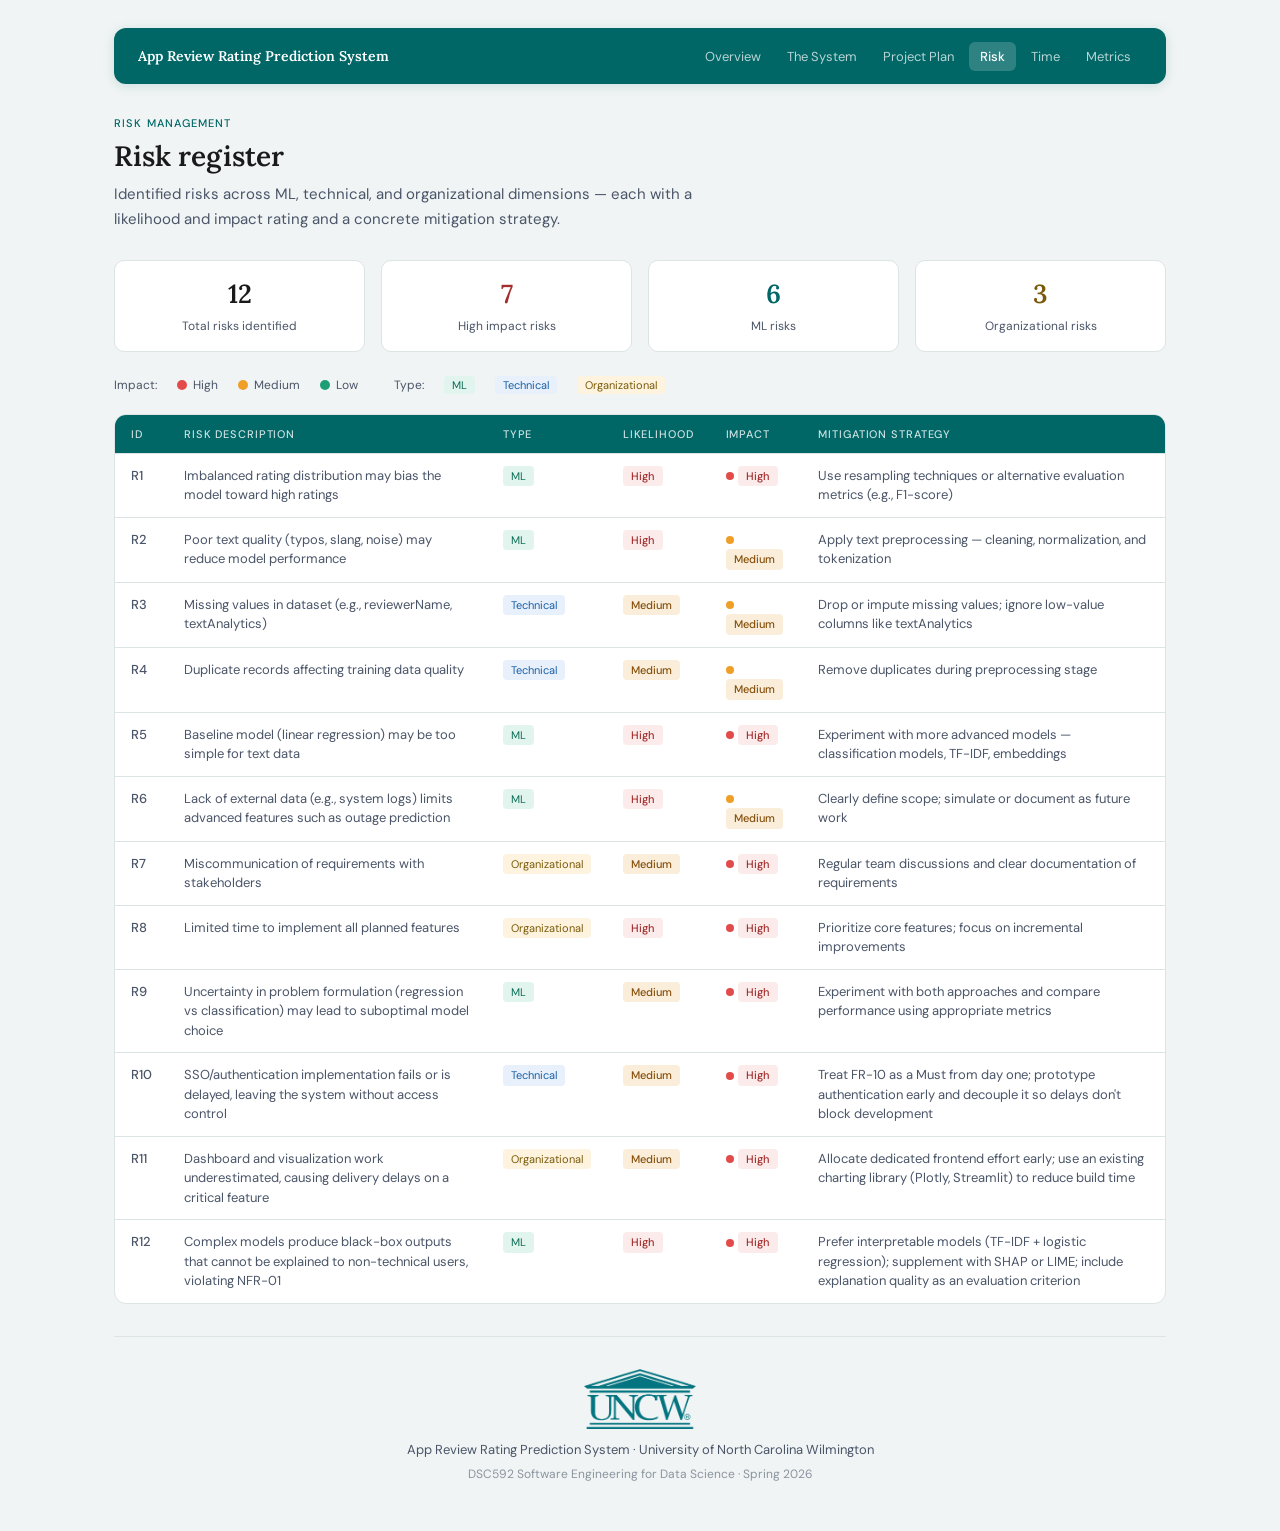
<file: risk.html>
<!DOCTYPE html>
<html lang="en">
<head>
  <meta charset="utf-8">
  <meta name="viewport" content="width=device-width, initial-scale=1">
  <title>Risk — App Review Rating Prediction</title>
  <link rel="stylesheet" href="css/shared.css">
  <link rel="preconnect" href="https://fonts.googleapis.com">
  <link rel="preconnect" href="https://fonts.gstatic.com" crossorigin>
  <link href="https://fonts.googleapis.com/css2?family=Lora:wght@400;600&family=DM+Sans:ital,wght@0,400;0,500;1,400&display=swap" rel="stylesheet">
</head>
<body>
<div class="page">

  <nav class="nav">
    <span class="nav-brand">App Review Rating Prediction System</span>
    <div class="nav-links">
      <a href="index.html">Overview</a>
      <a href="system.html">The System</a>
      <a href="plan.html">Project Plan</a>
      <a href="risk.html" class="active">Risk</a>
      <a href="time.html">Time</a>
      <a href="metrics.html">Metrics</a>
    </div>
  </nav>

  <div class="page-header">
    <div class="page-tag">Risk Management</div>
    <h1>Risk register</h1>
    <p>Identified risks across ML, technical, and organizational dimensions — each with a likelihood and impact rating and a concrete mitigation strategy.</p>
  </div>

  <!-- SUMMARY STATS -->
  <div class="risk-stats">
    <div class="rstat"><span class="rstat-num">12</span><span class="rstat-lbl">Total risks identified</span></div>
    <div class="rstat"><span class="rstat-num rstat-num--danger">7</span><span class="rstat-lbl">High impact risks</span></div>
    <div class="rstat"><span class="rstat-num rstat-num--teal">6</span><span class="rstat-lbl">ML risks</span></div>
    <div class="rstat"><span class="rstat-num rstat-num--gold">3</span><span class="rstat-lbl">Organizational risks</span></div>
  </div>

  <!-- LEGEND -->
  <div class="legend">
    <span class="legend-intro">Impact:</span>
    <div class="legend-item"><div class="leg-dot leg-high"></div>High</div>
    <div class="legend-item"><div class="leg-dot leg-med"></div>Medium</div>
    <div class="legend-item"><div class="leg-dot leg-low"></div>Low</div>
    <span class="legend-intro" style="margin-left:1rem;">Type:</span>
    <div class="legend-item"><span class="rtype rt-ml">ML</span></div>
    <div class="legend-item"><span class="rtype rt-tech">Technical</span></div>
    <div class="legend-item"><span class="rtype rt-org">Organizational</span></div>
  </div>

  <!-- RISK TABLE -->
  <div class="risk-wrap">
    <table>
      <thead>
        <tr>
          <th>ID</th>
          <th>Risk description</th>
          <th>Type</th>
          <th>Likelihood</th>
          <th>Impact</th>
          <th>Mitigation strategy</th>
        </tr>
      </thead>
      <tbody>
        <tr>
          <td class="rid">R1</td>
          <td>Imbalanced rating distribution may bias the model toward high ratings</td>
          <td><span class="rtype rt-ml">ML</span></td>
          <td><span class="badge b-high">High</span></td>
          <td><span class="impact-dot" style="background:#e24b4a;"></span><span class="badge b-high">High</span></td>
          <td>Use resampling techniques or alternative evaluation metrics (e.g., F1-score)</td>
        </tr>
        <tr>
          <td class="rid">R2</td>
          <td>Poor text quality (typos, slang, noise) may reduce model performance</td>
          <td><span class="rtype rt-ml">ML</span></td>
          <td><span class="badge b-high">High</span></td>
          <td><span class="impact-dot" style="background:#ef9f27;"></span><span class="badge b-med">Medium</span></td>
          <td>Apply text preprocessing — cleaning, normalization, and tokenization</td>
        </tr>
        <tr>
          <td class="rid">R3</td>
          <td>Missing values in dataset (e.g., reviewerName, textAnalytics)</td>
          <td><span class="rtype rt-tech">Technical</span></td>
          <td><span class="badge b-med">Medium</span></td>
          <td><span class="impact-dot" style="background:#ef9f27;"></span><span class="badge b-med">Medium</span></td>
          <td>Drop or impute missing values; ignore low-value columns like textAnalytics</td>
        </tr>
        <tr>
          <td class="rid">R4</td>
          <td>Duplicate records affecting training data quality</td>
          <td><span class="rtype rt-tech">Technical</span></td>
          <td><span class="badge b-med">Medium</span></td>
          <td><span class="impact-dot" style="background:#ef9f27;"></span><span class="badge b-med">Medium</span></td>
          <td>Remove duplicates during preprocessing stage</td>
        </tr>
        <tr>
          <td class="rid">R5</td>
          <td>Baseline model (linear regression) may be too simple for text data</td>
          <td><span class="rtype rt-ml">ML</span></td>
          <td><span class="badge b-high">High</span></td>
          <td><span class="impact-dot" style="background:#e24b4a;"></span><span class="badge b-high">High</span></td>
          <td>Experiment with more advanced models — classification models, TF-IDF, embeddings</td>
        </tr>
        <tr>
          <td class="rid">R6</td>
          <td>Lack of external data (e.g., system logs) limits advanced features such as outage prediction</td>
          <td><span class="rtype rt-ml">ML</span></td>
          <td><span class="badge b-high">High</span></td>
          <td><span class="impact-dot" style="background:#ef9f27;"></span><span class="badge b-med">Medium</span></td>
          <td>Clearly define scope; simulate or document as future work</td>
        </tr>
        <tr>
          <td class="rid">R7</td>
          <td>Miscommunication of requirements with stakeholders</td>
          <td><span class="rtype rt-org">Organizational</span></td>
          <td><span class="badge b-med">Medium</span></td>
          <td><span class="impact-dot" style="background:#e24b4a;"></span><span class="badge b-high">High</span></td>
          <td>Regular team discussions and clear documentation of requirements</td>
        </tr>
        <tr>
          <td class="rid">R8</td>
          <td>Limited time to implement all planned features</td>
          <td><span class="rtype rt-org">Organizational</span></td>
          <td><span class="badge b-high">High</span></td>
          <td><span class="impact-dot" style="background:#e24b4a;"></span><span class="badge b-high">High</span></td>
          <td>Prioritize core features; focus on incremental improvements</td>
        </tr>
        <tr>
          <td class="rid">R9</td>
          <td>Uncertainty in problem formulation (regression vs classification) may lead to suboptimal model choice</td>
          <td><span class="rtype rt-ml">ML</span></td>
          <td><span class="badge b-med">Medium</span></td>
          <td><span class="impact-dot" style="background:#e24b4a;"></span><span class="badge b-high">High</span></td>
          <td>Experiment with both approaches and compare performance using appropriate metrics</td>
        </tr>
        <tr>
          <td class="rid">R10</td>
          <td>SSO/authentication implementation fails or is delayed, leaving the system without access control</td>
          <td><span class="rtype rt-tech">Technical</span></td>
          <td><span class="badge b-med">Medium</span></td>
          <td><span class="impact-dot" style="background:#e24b4a;"></span><span class="badge b-high">High</span></td>
          <td>Treat FR-10 as a Must from day one; prototype authentication early and decouple it so delays don't block development</td>
        </tr>
        <tr>
          <td class="rid">R11</td>
          <td>Dashboard and visualization work underestimated, causing delivery delays on a critical feature</td>
          <td><span class="rtype rt-org">Organizational</span></td>
          <td><span class="badge b-med">Medium</span></td>
          <td><span class="impact-dot" style="background:#e24b4a;"></span><span class="badge b-high">High</span></td>
          <td>Allocate dedicated frontend effort early; use an existing charting library (Plotly, Streamlit) to reduce build time</td>
        </tr>
        <tr>
          <td class="rid">R12</td>
          <td>Complex models produce black-box outputs that cannot be explained to non-technical users, violating NFR-01</td>
          <td><span class="rtype rt-ml">ML</span></td>
          <td><span class="badge b-high">High</span></td>
          <td><span class="impact-dot" style="background:#e24b4a;"></span><span class="badge b-high">High</span></td>
          <td>Prefer interpretable models (TF-IDF + logistic regression); supplement with SHAP or LIME; include explanation quality as an evaluation criterion</td>
        </tr>
      </tbody>
    </table>
  </div>

  <footer class="foot">
    <img src="contents/logo.png" alt="UNC Wilmington" class="foot-logo">
    <p>App Review Rating Prediction System · University of North Carolina Wilmington</p>
    <span>DSC592 Software Engineering for Data Science · Spring 2026</span>
  </footer>

</div>
</body>
</html>
</file>
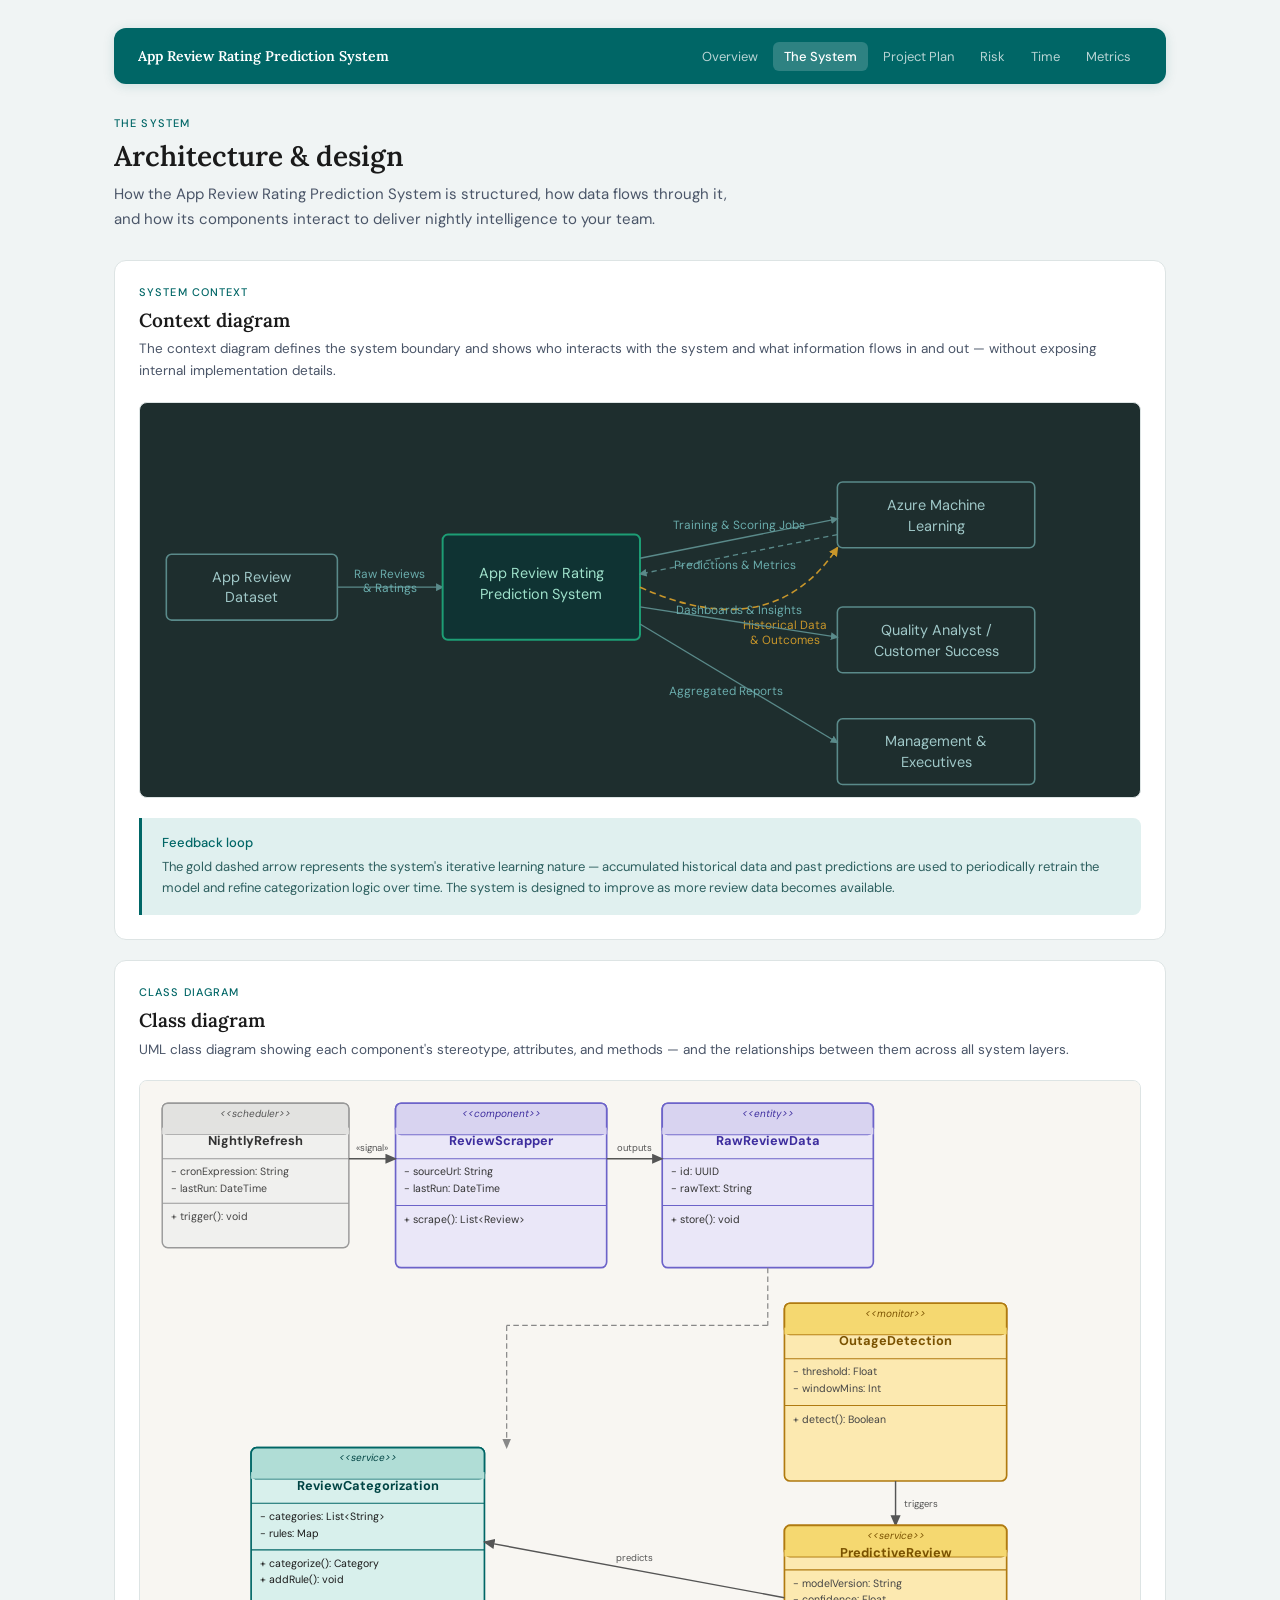
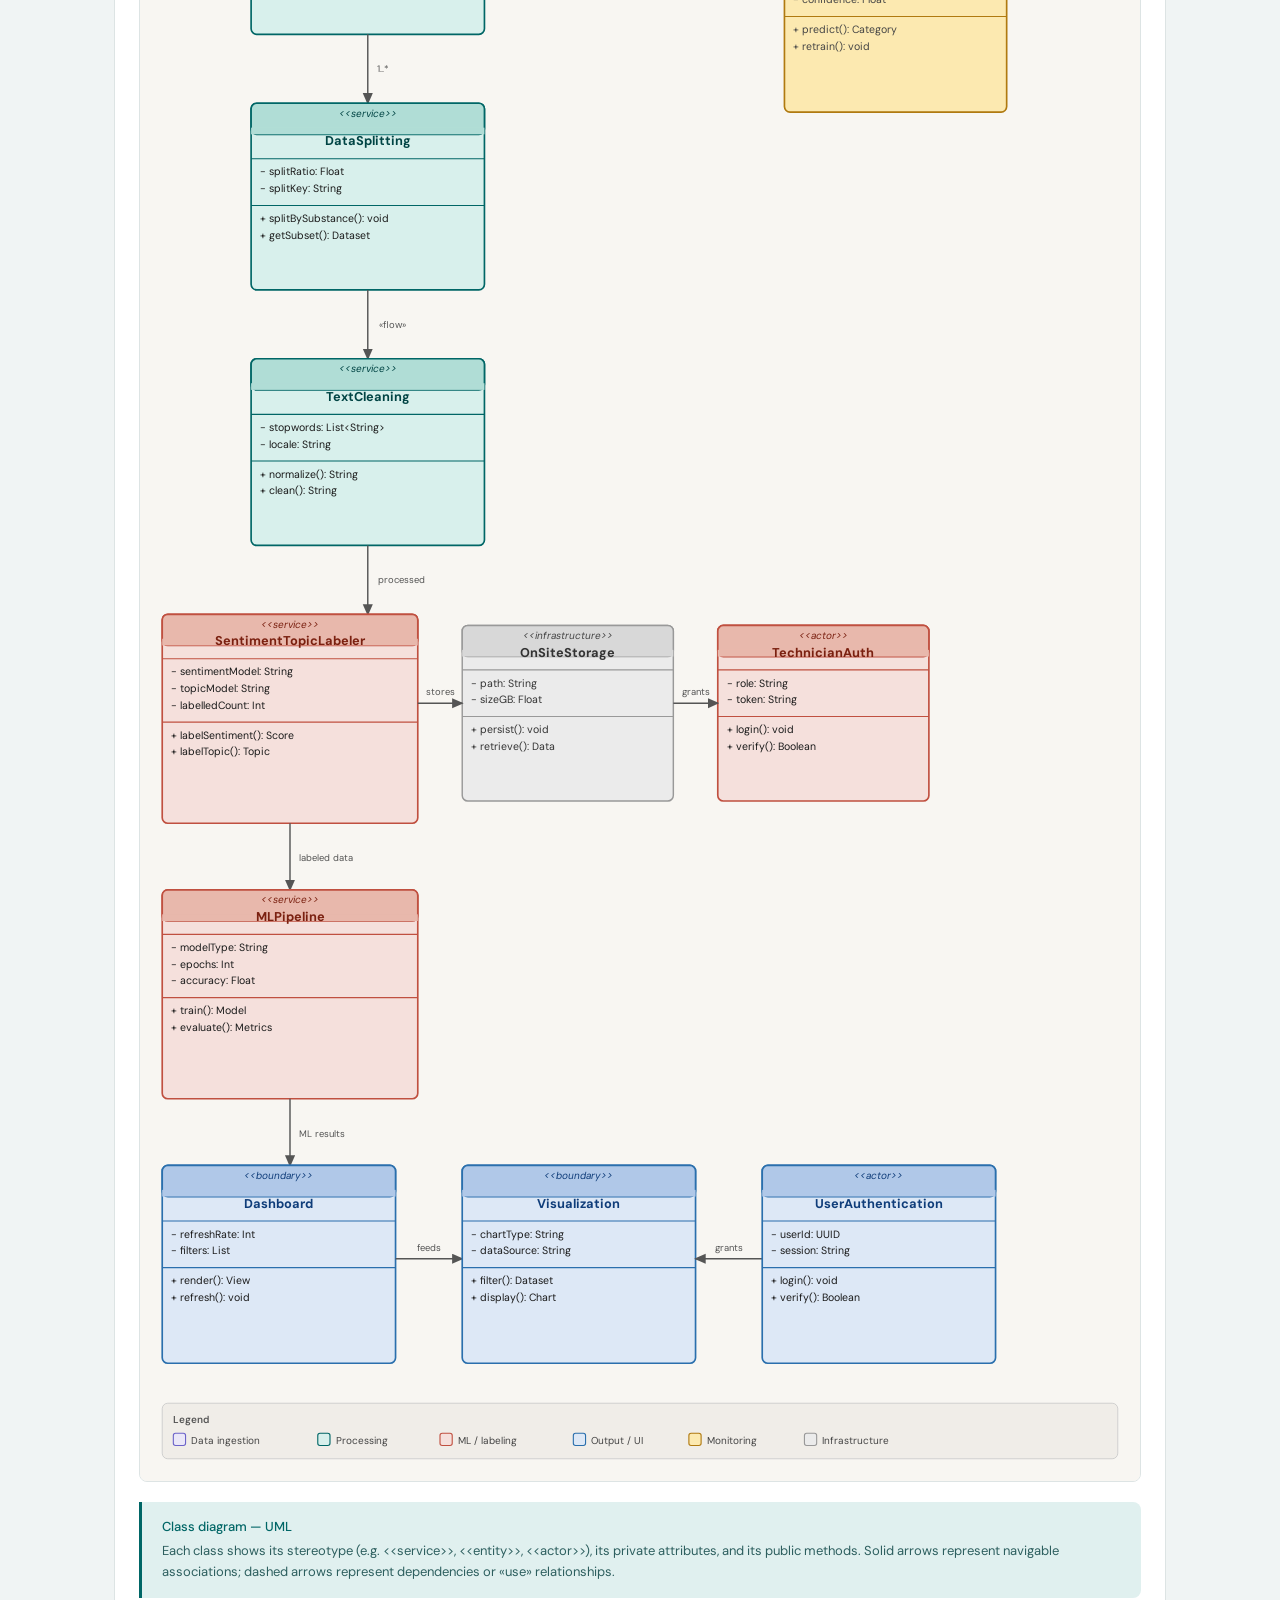
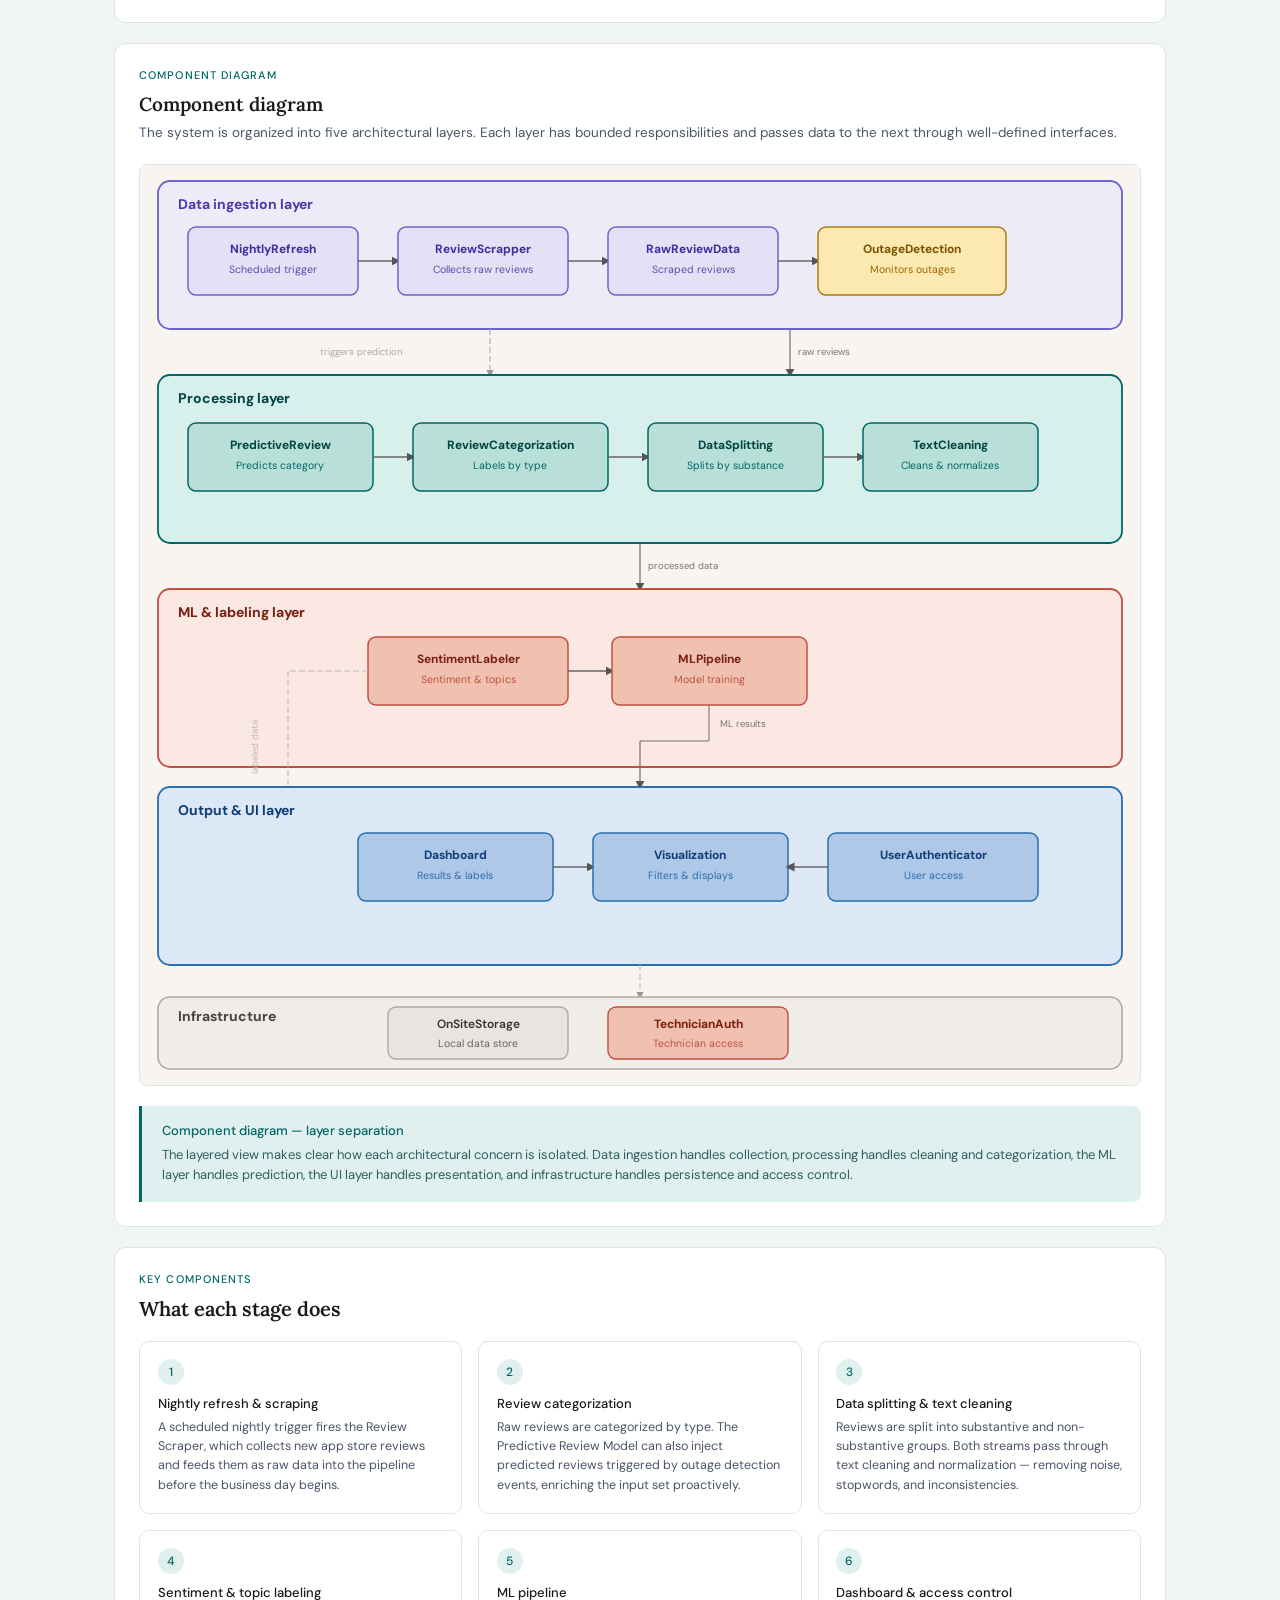
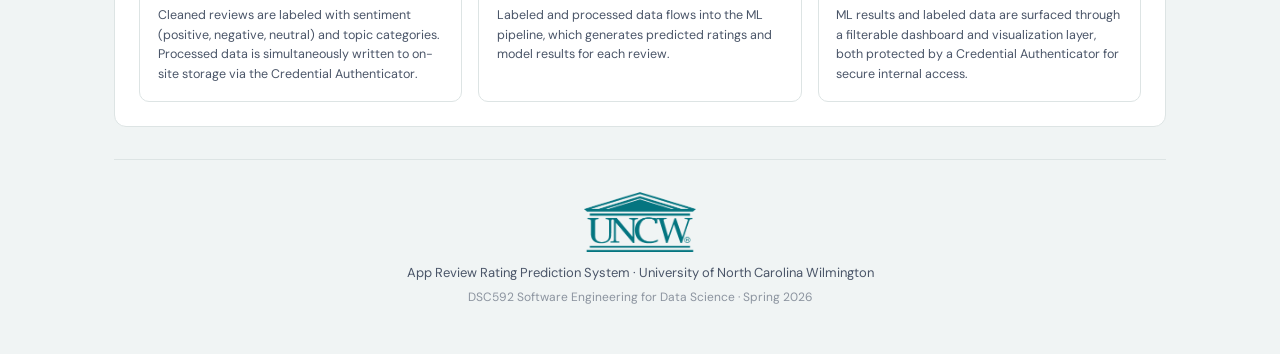
<file: system.html>
<!DOCTYPE html>
<html lang="en">
<head>
  <meta charset="utf-8">
  <meta name="viewport" content="width=device-width, initial-scale=1">
  <title>The System — App Review Rating Prediction</title>
  <link rel="stylesheet" href="css/shared.css">
  <style>
    .diagram-svg { height: auto; }
  </style>
  <link rel="preconnect" href="https://fonts.googleapis.com">
  <link rel="preconnect" href="https://fonts.gstatic.com" crossorigin>
  <link href="https://fonts.googleapis.com/css2?family=Lora:wght@400;600&family=DM+Sans:ital,wght@0,400;0,500;1,400&display=swap" rel="stylesheet">
</head>
<body>
<div class="page">

  <nav class="nav">
    <span class="nav-brand">App Review Rating Prediction System</span>
    <div class="nav-links">
      <a href="index.html">Overview</a>
      <a href="system.html" class="active">The System</a>
      <a href="plan.html">Project Plan</a>
      <a href="risk.html">Risk</a>
      <a href="time.html">Time</a>
      <a href="metrics.html">Metrics</a>
    </div>
  </nav>

  <!-- PAGE HEADER -->
  <div class="page-header">
    <div class="page-tag">The System</div>
    <h1>Architecture &amp; design</h1>
    <p>How the App Review Rating Prediction System is structured, how data flows through it, and how its components interact to deliver nightly intelligence to your team.</p>
  </div>

  <!-- ═══════════════════════════════════════════════
       CONTEXT DIAGRAM (existing)
  ════════════════════════════════════════════════ -->
  <div class="diagram-frame">
    <div class="sec-label">System context</div>
    <h2>Context diagram</h2>
    <p class="diagram-desc">The context diagram defines the system boundary and shows who interacts with the system and what information flows in and out — without exposing internal implementation details.</p>

    <svg viewBox="0 0 760 300" xmlns="http://www.w3.org/2000/svg" class="diagram-svg diagram-svg--dark">
      <defs>
        <marker id="arr" markerWidth="6" markerHeight="6" refX="5" refY="3" orient="auto">
          <path d="M0,0 L6,3 L0,6 Z" fill="#5a8a8a"/>
        </marker>
        <marker id="arrgold" markerWidth="6" markerHeight="6" refX="5" refY="3" orient="auto">
          <path d="M0,0 L6,3 L0,6 Z" fill="#c8962a"/>
        </marker>
      </defs>
      <rect x="20" y="115" width="130" height="50" rx="4" fill="none" stroke="#5a8a8a" stroke-width="1.2"/>
      <text x="85" y="136" text-anchor="middle" font-family="DM Sans,sans-serif" font-size="11" fill="#a0c8c8">App Review</text>
      <text x="85" y="151" text-anchor="middle" font-family="DM Sans,sans-serif" font-size="11" fill="#a0c8c8">Dataset</text>
      <line x1="150" y1="140" x2="230" y2="140" stroke="#5a8a8a" stroke-width="1" marker-end="url(#arr)"/>
      <text x="190" y="133" text-anchor="middle" font-family="DM Sans,sans-serif" font-size="9" fill="#6aacac">Raw Reviews</text>
      <text x="190" y="144" text-anchor="middle" font-family="DM Sans,sans-serif" font-size="9" fill="#6aacac">&amp; Ratings</text>
      <rect x="230" y="100" width="150" height="80" rx="4" fill="#0f3333" stroke="#1d9e75" stroke-width="1.5"/>
      <text x="305" y="133" text-anchor="middle" font-family="DM Sans,sans-serif" font-size="11" fill="#9fe1cb">App Review Rating</text>
      <text x="305" y="149" text-anchor="middle" font-family="DM Sans,sans-serif" font-size="11" fill="#9fe1cb">Prediction System</text>
      <rect x="530" y="60" width="150" height="50" rx="4" fill="none" stroke="#5a8a8a" stroke-width="1.2"/>
      <text x="605" y="81" text-anchor="middle" font-family="DM Sans,sans-serif" font-size="11" fill="#a0c8c8">Azure Machine</text>
      <text x="605" y="97" text-anchor="middle" font-family="DM Sans,sans-serif" font-size="11" fill="#a0c8c8">Learning</text>
      <line x1="380" y1="118" x2="530" y2="88" stroke="#5a8a8a" stroke-width="1" marker-end="url(#arr)"/>
      <text x="455" y="96" text-anchor="middle" font-family="DM Sans,sans-serif" font-size="9" fill="#6aacac">Training &amp; Scoring Jobs</text>
      <line x1="530" y1="100" x2="380" y2="130" stroke="#5a8a8a" stroke-width="1" stroke-dasharray="4,3" marker-end="url(#arr)"/>
      <text x="452" y="126" text-anchor="middle" font-family="DM Sans,sans-serif" font-size="9" fill="#6aacac">Predictions &amp; Metrics</text>
      <path d="M380 140 Q480 185 530 110" stroke="#c8962a" stroke-width="1.2" stroke-dasharray="5,3" fill="none" marker-end="url(#arrgold)"/>
      <text x="490" y="172" text-anchor="middle" font-family="DM Sans,sans-serif" font-size="9" fill="#c8962a">Historical Data</text>
      <text x="490" y="183" text-anchor="middle" font-family="DM Sans,sans-serif" font-size="9" fill="#c8962a">&amp; Outcomes</text>
      <rect x="530" y="155" width="150" height="50" rx="4" fill="none" stroke="#5a8a8a" stroke-width="1.2"/>
      <text x="605" y="176" text-anchor="middle" font-family="DM Sans,sans-serif" font-size="11" fill="#a0c8c8">Quality Analyst /</text>
      <text x="605" y="192" text-anchor="middle" font-family="DM Sans,sans-serif" font-size="11" fill="#a0c8c8">Customer Success</text>
      <line x1="380" y1="155" x2="530" y2="178" stroke="#5a8a8a" stroke-width="1" marker-end="url(#arr)"/>
      <text x="455" y="160" text-anchor="middle" font-family="DM Sans,sans-serif" font-size="9" fill="#6aacac">Dashboards &amp; Insights</text>
      <rect x="530" y="240" width="150" height="50" rx="4" fill="none" stroke="#5a8a8a" stroke-width="1.2"/>
      <text x="605" y="261" text-anchor="middle" font-family="DM Sans,sans-serif" font-size="11" fill="#a0c8c8">Management &amp;</text>
      <text x="605" y="277" text-anchor="middle" font-family="DM Sans,sans-serif" font-size="11" fill="#a0c8c8">Executives</text>
      <line x1="380" y1="168" x2="530" y2="258" stroke="#5a8a8a" stroke-width="1" marker-end="url(#arr)"/>
      <text x="445" y="222" text-anchor="middle" font-family="DM Sans,sans-serif" font-size="9" fill="#6aacac">Aggregated Reports</text>
    </svg>

    <div class="callout">
      <h4>Feedback loop</h4>
      <p>The gold dashed arrow represents the system's iterative learning nature — accumulated historical data and past predictions are used to periodically retrain the model and refine categorization logic over time. The system is designed to improve as more review data becomes available.</p>
    </div>
  </div>

  <!-- ═══════════════════════════════════════════════
       CLASS DIAGRAM (UML)
  ════════════════════════════════════════════════ -->
  <div class="diagram-frame">
    <div class="sec-label">Class diagram</div>
    <h2>Class diagram</h2>
    <p class="diagram-desc">UML class diagram showing each component's stereotype, attributes, and methods — and the relationships between them across all system layers.</p>

    <svg viewBox="0 0 900 1800" xmlns="http://www.w3.org/2000/svg" class="diagram-svg diagram-svg--light">
      <defs>
        <marker id="uml-arr" markerWidth="8" markerHeight="8" refX="7" refY="3.5" orient="auto">
          <path d="M0,0 L8,3.5 L0,7 Z" fill="#555"/>
        </marker>
        <marker id="uml-dash-arr" markerWidth="8" markerHeight="8" refX="7" refY="3.5" orient="auto">
          <path d="M0,0 L8,3.5 L0,7 Z" fill="#888"/>
        </marker>
        <marker id="uml-agg" markerWidth="10" markerHeight="10" refX="1" refY="5" orient="auto">
          <path d="M0,5 L5,0 L10,5 L5,10 Z" fill="none" stroke="#555" stroke-width="1"/>
        </marker>
      </defs>

      <rect x="0" y="0" width="900" height="1800" fill="#f8f6f2"/>

      <!-- ══════════════ helper: UML class box macro ══════════════
           Each class: stereotype bar (italic), name bar (bold), divider, attrs section, divider, methods section
      ═══════════════════════════════════════════════════════════ -->

      <!-- ── NightlyRefresh (grey / scheduler) ── x=20 y=20 w=168 -->
      <rect x="20" y="20" width="168" height="130" rx="5" fill="#f0f0ee" stroke="#999" stroke-width="1.3"/>
      <rect x="20" y="20" width="168" height="28" rx="5" fill="#e2e2e0" stroke="#999" stroke-width="1.3"/>
      <rect x="20" y="42" width="168" height="6" fill="#e2e2e0"/>
      <text x="104" y="32" text-anchor="middle" font-family="DM Sans,sans-serif" font-size="9" fill="#555" font-style="italic">&lt;&lt;scheduler&gt;&gt;</text>
      <text x="104" y="58" text-anchor="middle" font-family="DM Sans,sans-serif" font-size="11.5" font-weight="700" fill="#333">NightlyRefresh</text>
      <line x1="20" y1="70" x2="188" y2="70" stroke="#999" stroke-width="1"/>
      <text x="28" y="85" font-family="DM Sans,sans-serif" font-size="9.5" fill="#444">- cronExpression: String</text>
      <text x="28" y="100" font-family="DM Sans,sans-serif" font-size="9.5" fill="#444">- lastRun: DateTime</text>
      <line x1="20" y1="110" x2="188" y2="110" stroke="#999" stroke-width="1"/>
      <text x="28" y="125" font-family="DM Sans,sans-serif" font-size="9.5" fill="#444">+ trigger(): void</text>

      <!-- ── ReviewScrapper (purple / component) ── x=230 y=20 w=190 -->
      <rect x="230" y="20" width="190" height="148" rx="5" fill="#eae7f8" stroke="#6c63c9" stroke-width="1.5"/>
      <rect x="230" y="20" width="190" height="28" rx="5" fill="#d8d3f0" stroke="#6c63c9" stroke-width="1.5"/>
      <rect x="230" y="42" width="190" height="6" fill="#d8d3f0"/>
      <text x="325" y="32" text-anchor="middle" font-family="DM Sans,sans-serif" font-size="9" fill="#3d2d9e" font-style="italic">&lt;&lt;component&gt;&gt;</text>
      <text x="325" y="58" text-anchor="middle" font-family="DM Sans,sans-serif" font-size="11.5" font-weight="700" fill="#3d2d9e">ReviewScrapper</text>
      <line x1="230" y1="70" x2="420" y2="70" stroke="#6c63c9" stroke-width="1"/>
      <text x="238" y="85" font-family="DM Sans,sans-serif" font-size="9.5" fill="#333">- sourceUrl: String</text>
      <text x="238" y="100" font-family="DM Sans,sans-serif" font-size="9.5" fill="#333">- lastRun: DateTime</text>
      <line x1="230" y1="112" x2="420" y2="112" stroke="#6c63c9" stroke-width="1"/>
      <text x="238" y="128" font-family="DM Sans,sans-serif" font-size="9.5" fill="#333">+ scrape(): List&lt;Review&gt;</text>

      <!-- ── RawReviewData (purple / entity) ── x=470 y=20 w=190 -->
      <rect x="470" y="20" width="190" height="148" rx="5" fill="#eae7f8" stroke="#6c63c9" stroke-width="1.5"/>
      <rect x="470" y="20" width="190" height="28" rx="5" fill="#d8d3f0" stroke="#6c63c9" stroke-width="1.5"/>
      <rect x="470" y="42" width="190" height="6" fill="#d8d3f0"/>
      <text x="565" y="32" text-anchor="middle" font-family="DM Sans,sans-serif" font-size="9" fill="#3d2d9e" font-style="italic">&lt;&lt;entity&gt;&gt;</text>
      <text x="565" y="58" text-anchor="middle" font-family="DM Sans,sans-serif" font-size="11.5" font-weight="700" fill="#3d2d9e">RawReviewData</text>
      <line x1="470" y1="70" x2="660" y2="70" stroke="#6c63c9" stroke-width="1"/>
      <text x="478" y="85" font-family="DM Sans,sans-serif" font-size="9.5" fill="#333">- id: UUID</text>
      <text x="478" y="100" font-family="DM Sans,sans-serif" font-size="9.5" fill="#333">- rawText: String</text>
      <line x1="470" y1="112" x2="660" y2="112" stroke="#6c63c9" stroke-width="1"/>
      <text x="478" y="128" font-family="DM Sans,sans-serif" font-size="9.5" fill="#333">+ store(): void</text>

      <!-- NightlyRefresh →signal→ ReviewScrapper -->
      <line x1="188" y1="70" x2="230" y2="70" stroke="#555" stroke-width="1.3" marker-end="url(#uml-arr)"/>
      <text x="209" y="63" text-anchor="middle" font-family="DM Sans,sans-serif" font-size="8.5" fill="#555">«signal»</text>

      <!-- ReviewScrapper →outputs→ RawReviewData -->
      <line x1="420" y1="70" x2="470" y2="70" stroke="#555" stroke-width="1.3" marker-end="url(#uml-arr)"/>
      <text x="445" y="63" text-anchor="middle" font-family="DM Sans,sans-serif" font-size="8.5" fill="#555">outputs</text>

      <!-- RawReviewData dashed →use→ down to ReviewCategorization -->
      <line x1="565" y1="168" x2="565" y2="220" stroke="#888" stroke-width="1.1" stroke-dasharray="5,3"/>
      <line x1="565" y1="220" x2="330" y2="220" stroke="#888" stroke-width="1.1" stroke-dasharray="5,3"/>
      <line x1="330" y1="220" x2="330" y2="330" stroke="#888" stroke-width="1.1" stroke-dasharray="5,3" marker-end="url(#uml-dash-arr)"/>

      <!-- ── OutageDetection (gold / monitor) ── x=580 y=200 w=200 -->
      <rect x="580" y="200" width="200" height="160" rx="5" fill="#fce9b0" stroke="#b07a10" stroke-width="1.5"/>
      <rect x="580" y="200" width="200" height="28" rx="5" fill="#f5d870" stroke="#b07a10" stroke-width="1.5"/>
      <rect x="580" y="222" width="200" height="6" fill="#f5d870"/>
      <text x="680" y="212" text-anchor="middle" font-family="DM Sans,sans-serif" font-size="9" fill="#7a5200" font-style="italic">&lt;&lt;monitor&gt;&gt;</text>
      <text x="680" y="238" text-anchor="middle" font-family="DM Sans,sans-serif" font-size="11.5" font-weight="700" fill="#7a5200">OutageDetection</text>
      <line x1="580" y1="250" x2="780" y2="250" stroke="#b07a10" stroke-width="1"/>
      <text x="588" y="265" font-family="DM Sans,sans-serif" font-size="9.5" fill="#444">- threshold: Float</text>
      <text x="588" y="280" font-family="DM Sans,sans-serif" font-size="9.5" fill="#444">- windowMins: Int</text>
      <line x1="580" y1="292" x2="780" y2="292" stroke="#b07a10" stroke-width="1"/>
      <text x="588" y="308" font-family="DM Sans,sans-serif" font-size="9.5" fill="#444">+ detect(): Boolean</text>

      <!-- OutageDetection →triggers→ PredictiveReview -->
      <line x1="680" y1="360" x2="680" y2="400" stroke="#555" stroke-width="1.3" marker-end="url(#uml-arr)"/>
      <text x="688" y="383" font-family="DM Sans,sans-serif" font-size="8.5" fill="#555">triggers</text>

      <!-- ── ReviewCategorization (teal / service) ── x=100 y=330 w=210 -->
      <rect x="100" y="330" width="210" height="168" rx="5" fill="#d8f0ec" stroke="#006666" stroke-width="1.5"/>
      <rect x="100" y="330" width="210" height="28" rx="5" fill="#b0ddd6" stroke="#006666" stroke-width="1.5"/>
      <rect x="100" y="352" width="210" height="6" fill="#b0ddd6"/>
      <text x="205" y="342" text-anchor="middle" font-family="DM Sans,sans-serif" font-size="9" fill="#004444" font-style="italic">&lt;&lt;service&gt;&gt;</text>
      <text x="205" y="368" text-anchor="middle" font-family="DM Sans,sans-serif" font-size="11.5" font-weight="700" fill="#004444">ReviewCategorization</text>
      <line x1="100" y1="380" x2="310" y2="380" stroke="#006666" stroke-width="1"/>
      <text x="108" y="395" font-family="DM Sans,sans-serif" font-size="9.5" fill="#1a1a1a">- categories: List&lt;String&gt;</text>
      <text x="108" y="410" font-family="DM Sans,sans-serif" font-size="9.5" fill="#1a1a1a">- rules: Map</text>
      <line x1="100" y1="422" x2="310" y2="422" stroke="#006666" stroke-width="1"/>
      <text x="108" y="437" font-family="DM Sans,sans-serif" font-size="9.5" fill="#1a1a1a">+ categorize(): Category</text>
      <text x="108" y="452" font-family="DM Sans,sans-serif" font-size="9.5" fill="#1a1a1a">+ addRule(): void</text>

      <!-- ── PredictiveReview (gold / service) ── x=580 y=400 w=200 -->
      <rect x="580" y="400" width="200" height="168" rx="5" fill="#fce9b0" stroke="#b07a10" stroke-width="1.5"/>
      <rect x="580" y="400" width="200" height="28" rx="5" fill="#f5d870" stroke="#b07a10" stroke-width="1.5"/>
      <rect x="580" y="422" width="200" height="6" fill="#f5d870"/>
      <text x="680" y="412" text-anchor="middle" font-family="DM Sans,sans-serif" font-size="9" fill="#7a5200" font-style="italic">&lt;&lt;service&gt;&gt;</text>
      <text x="680" y="428" text-anchor="middle" font-family="DM Sans,sans-serif" font-size="11.5" font-weight="700" fill="#7a5200">PredictiveReview</text>
      <line x1="580" y1="440" x2="780" y2="440" stroke="#b07a10" stroke-width="1"/>
      <text x="588" y="455" font-family="DM Sans,sans-serif" font-size="9.5" fill="#444">- modelVersion: String</text>
      <text x="588" y="470" font-family="DM Sans,sans-serif" font-size="9.5" fill="#444">- confidence: Float</text>
      <line x1="580" y1="482" x2="780" y2="482" stroke="#b07a10" stroke-width="1"/>
      <text x="588" y="497" font-family="DM Sans,sans-serif" font-size="9.5" fill="#444">+ predict(): Category</text>
      <text x="588" y="512" font-family="DM Sans,sans-serif" font-size="9.5" fill="#444">+ retrain(): void</text>

      <!-- PredictiveReview →predicts→ ReviewCategorization -->
      <line x1="580" y1="465" x2="310" y2="415" stroke="#555" stroke-width="1.3" marker-end="url(#uml-arr)"/>
      <text x="445" y="432" text-anchor="middle" font-family="DM Sans,sans-serif" font-size="8.5" fill="#555">predicts</text>

      <!-- ReviewCategorization 1..* →→ DataSplitting -->
      <line x1="205" y1="498" x2="205" y2="560" stroke="#555" stroke-width="1.3" marker-end="url(#uml-arr)"/>
      <text x="213" y="532" font-family="DM Sans,sans-serif" font-size="8.5" fill="#555">1..*</text>

      <!-- ── DataSplitting (teal / service) ── x=100 y=560 w=210 -->
      <rect x="100" y="560" width="210" height="168" rx="5" fill="#d8f0ec" stroke="#006666" stroke-width="1.5"/>
      <rect x="100" y="560" width="210" height="28" rx="5" fill="#b0ddd6" stroke="#006666" stroke-width="1.5"/>
      <rect x="100" y="582" width="210" height="6" fill="#b0ddd6"/>
      <text x="205" y="572" text-anchor="middle" font-family="DM Sans,sans-serif" font-size="9" fill="#004444" font-style="italic">&lt;&lt;service&gt;&gt;</text>
      <text x="205" y="598" text-anchor="middle" font-family="DM Sans,sans-serif" font-size="11.5" font-weight="700" fill="#004444">DataSplitting</text>
      <line x1="100" y1="610" x2="310" y2="610" stroke="#006666" stroke-width="1"/>
      <text x="108" y="625" font-family="DM Sans,sans-serif" font-size="9.5" fill="#1a1a1a">- splitRatio: Float</text>
      <text x="108" y="640" font-family="DM Sans,sans-serif" font-size="9.5" fill="#1a1a1a">- splitKey: String</text>
      <line x1="100" y1="652" x2="310" y2="652" stroke="#006666" stroke-width="1"/>
      <text x="108" y="667" font-family="DM Sans,sans-serif" font-size="9.5" fill="#1a1a1a">+ splitBySubstance(): void</text>
      <text x="108" y="682" font-family="DM Sans,sans-serif" font-size="9.5" fill="#1a1a1a">+ getSubset(): Dataset</text>

      <!-- DataSplitting «flow» →→ TextCleaning -->
      <line x1="205" y1="728" x2="205" y2="790" stroke="#555" stroke-width="1.3" marker-end="url(#uml-arr)"/>
      <text x="215" y="762" font-family="DM Sans,sans-serif" font-size="8.5" fill="#555">«flow»</text>

      <!-- ── TextCleaning (teal / service) ── x=100 y=790 w=210 -->
      <rect x="100" y="790" width="210" height="168" rx="5" fill="#d8f0ec" stroke="#006666" stroke-width="1.5"/>
      <rect x="100" y="790" width="210" height="28" rx="5" fill="#b0ddd6" stroke="#006666" stroke-width="1.5"/>
      <rect x="100" y="812" width="210" height="6" fill="#b0ddd6"/>
      <text x="205" y="802" text-anchor="middle" font-family="DM Sans,sans-serif" font-size="9" fill="#004444" font-style="italic">&lt;&lt;service&gt;&gt;</text>
      <text x="205" y="828" text-anchor="middle" font-family="DM Sans,sans-serif" font-size="11.5" font-weight="700" fill="#004444">TextCleaning</text>
      <line x1="100" y1="840" x2="310" y2="840" stroke="#006666" stroke-width="1"/>
      <text x="108" y="855" font-family="DM Sans,sans-serif" font-size="9.5" fill="#1a1a1a">- stopwords: List&lt;String&gt;</text>
      <text x="108" y="870" font-family="DM Sans,sans-serif" font-size="9.5" fill="#1a1a1a">- locale: String</text>
      <line x1="100" y1="882" x2="310" y2="882" stroke="#006666" stroke-width="1"/>
      <text x="108" y="897" font-family="DM Sans,sans-serif" font-size="9.5" fill="#1a1a1a">+ normalize(): String</text>
      <text x="108" y="912" font-family="DM Sans,sans-serif" font-size="9.5" fill="#1a1a1a">+ clean(): String</text>

      <!-- TextCleaning processed →→ SentimentTopicLabeler -->
      <line x1="205" y1="958" x2="205" y2="1020" stroke="#555" stroke-width="1.3" marker-end="url(#uml-arr)"/>
      <text x="214" y="992" font-family="DM Sans,sans-serif" font-size="8.5" fill="#555">processed</text>

      <!-- ── SentimentTopicLabeler (salmon / service) ── x=20 y=1020 w=230 -->
      <rect x="20" y="1020" width="230" height="188" rx="5" fill="#f5e0dc" stroke="#c05040" stroke-width="1.5"/>
      <rect x="20" y="1020" width="230" height="28" rx="5" fill="#e8b8ac" stroke="#c05040" stroke-width="1.5"/>
      <rect x="20" y="1042" width="230" height="6" fill="#e8b8ac"/>
      <text x="135" y="1032" text-anchor="middle" font-family="DM Sans,sans-serif" font-size="9" fill="#7a2010" font-style="italic">&lt;&lt;service&gt;&gt;</text>
      <text x="135" y="1048" text-anchor="middle" font-family="DM Sans,sans-serif" font-size="11.5" font-weight="700" fill="#7a2010">SentimentTopicLabeler</text>
      <line x1="20" y1="1060" x2="250" y2="1060" stroke="#c05040" stroke-width="1"/>
      <text x="28" y="1075" font-family="DM Sans,sans-serif" font-size="9.5" fill="#1a1a1a">- sentimentModel: String</text>
      <text x="28" y="1090" font-family="DM Sans,sans-serif" font-size="9.5" fill="#1a1a1a">- topicModel: String</text>
      <text x="28" y="1105" font-family="DM Sans,sans-serif" font-size="9.5" fill="#1a1a1a">- labelledCount: Int</text>
      <line x1="20" y1="1117" x2="250" y2="1117" stroke="#c05040" stroke-width="1"/>
      <text x="28" y="1132" font-family="DM Sans,sans-serif" font-size="9.5" fill="#1a1a1a">+ labelSentiment(): Score</text>
      <text x="28" y="1147" font-family="DM Sans,sans-serif" font-size="9.5" fill="#1a1a1a">+ labelTopic(): Topic</text>

      <!-- ── OnSiteStorage (grey / infrastructure) ── x=290 y=1030 w=190 -->
      <rect x="290" y="1030" width="190" height="158" rx="5" fill="#ebebeb" stroke="#999" stroke-width="1.3"/>
      <rect x="290" y="1030" width="190" height="28" rx="5" fill="#d8d8d8" stroke="#999" stroke-width="1.3"/>
      <rect x="290" y="1052" width="190" height="6" fill="#d8d8d8"/>
      <text x="385" y="1042" text-anchor="middle" font-family="DM Sans,sans-serif" font-size="9" fill="#444" font-style="italic">&lt;&lt;infrastructure&gt;&gt;</text>
      <text x="385" y="1058" text-anchor="middle" font-family="DM Sans,sans-serif" font-size="11.5" font-weight="700" fill="#333">OnSiteStorage</text>
      <line x1="290" y1="1070" x2="480" y2="1070" stroke="#999" stroke-width="1"/>
      <text x="298" y="1085" font-family="DM Sans,sans-serif" font-size="9.5" fill="#333">- path: String</text>
      <text x="298" y="1100" font-family="DM Sans,sans-serif" font-size="9.5" fill="#333">- sizeGB: Float</text>
      <line x1="290" y1="1112" x2="480" y2="1112" stroke="#999" stroke-width="1"/>
      <text x="298" y="1127" font-family="DM Sans,sans-serif" font-size="9.5" fill="#333">+ persist(): void</text>
      <text x="298" y="1142" font-family="DM Sans,sans-serif" font-size="9.5" fill="#333">+ retrieve(): Data</text>

      <!-- ── TechnicianAuth (salmon / actor) ── x=520 y=1030 w=190 -->
      <rect x="520" y="1030" width="190" height="158" rx="5" fill="#f5e0dc" stroke="#c05040" stroke-width="1.5"/>
      <rect x="520" y="1030" width="190" height="28" rx="5" fill="#e8b8ac" stroke="#c05040" stroke-width="1.5"/>
      <rect x="520" y="1052" width="190" height="6" fill="#e8b8ac"/>
      <text x="615" y="1042" text-anchor="middle" font-family="DM Sans,sans-serif" font-size="9" fill="#7a2010" font-style="italic">&lt;&lt;actor&gt;&gt;</text>
      <text x="615" y="1058" text-anchor="middle" font-family="DM Sans,sans-serif" font-size="11.5" font-weight="700" fill="#7a2010">TechnicianAuth</text>
      <line x1="520" y1="1070" x2="710" y2="1070" stroke="#c05040" stroke-width="1"/>
      <text x="528" y="1085" font-family="DM Sans,sans-serif" font-size="9.5" fill="#1a1a1a">- role: String</text>
      <text x="528" y="1100" font-family="DM Sans,sans-serif" font-size="9.5" fill="#1a1a1a">- token: String</text>
      <line x1="520" y1="1112" x2="710" y2="1112" stroke="#c05040" stroke-width="1"/>
      <text x="528" y="1127" font-family="DM Sans,sans-serif" font-size="9.5" fill="#1a1a1a">+ login(): void</text>
      <text x="528" y="1142" font-family="DM Sans,sans-serif" font-size="9.5" fill="#1a1a1a">+ verify(): Boolean</text>

      <!-- SentimentTopicLabeler →stores→ OnSiteStorage -->
      <line x1="250" y1="1100" x2="290" y2="1100" stroke="#555" stroke-width="1.3" marker-end="url(#uml-arr)"/>
      <text x="270" y="1093" text-anchor="middle" font-family="DM Sans,sans-serif" font-size="8.5" fill="#555">stores</text>

      <!-- OnSiteStorage →grants→ TechnicianAuth -->
      <line x1="480" y1="1100" x2="520" y2="1100" stroke="#555" stroke-width="1.3" marker-end="url(#uml-arr)"/>
      <text x="500" y="1093" text-anchor="middle" font-family="DM Sans,sans-serif" font-size="8.5" fill="#555">grants</text>

      <!-- SentimentTopicLabeler labeled data →→ MLPipeline -->
      <line x1="135" y1="1208" x2="135" y2="1268" stroke="#555" stroke-width="1.3" marker-end="url(#uml-arr)"/>
      <text x="143" y="1242" font-family="DM Sans,sans-serif" font-size="8.5" fill="#555">labeled data</text>

      <!-- ── MLPipeline (salmon / service) ── x=20 y=1268 w=230 -->
      <rect x="20" y="1268" width="230" height="188" rx="5" fill="#f5e0dc" stroke="#c05040" stroke-width="1.5"/>
      <rect x="20" y="1268" width="230" height="28" rx="5" fill="#e8b8ac" stroke="#c05040" stroke-width="1.5"/>
      <rect x="20" y="1290" width="230" height="6" fill="#e8b8ac"/>
      <text x="135" y="1280" text-anchor="middle" font-family="DM Sans,sans-serif" font-size="9" fill="#7a2010" font-style="italic">&lt;&lt;service&gt;&gt;</text>
      <text x="135" y="1296" text-anchor="middle" font-family="DM Sans,sans-serif" font-size="11.5" font-weight="700" fill="#7a2010">MLPipeline</text>
      <line x1="20" y1="1308" x2="250" y2="1308" stroke="#c05040" stroke-width="1"/>
      <text x="28" y="1323" font-family="DM Sans,sans-serif" font-size="9.5" fill="#1a1a1a">- modelType: String</text>
      <text x="28" y="1338" font-family="DM Sans,sans-serif" font-size="9.5" fill="#1a1a1a">- epochs: Int</text>
      <text x="28" y="1353" font-family="DM Sans,sans-serif" font-size="9.5" fill="#1a1a1a">- accuracy: Float</text>
      <line x1="20" y1="1365" x2="250" y2="1365" stroke="#c05040" stroke-width="1"/>
      <text x="28" y="1380" font-family="DM Sans,sans-serif" font-size="9.5" fill="#1a1a1a">+ train(): Model</text>
      <text x="28" y="1395" font-family="DM Sans,sans-serif" font-size="9.5" fill="#1a1a1a">+ evaluate(): Metrics</text>

      <!-- MLPipeline ML results →→ Dashboard -->
      <line x1="135" y1="1456" x2="135" y2="1516" stroke="#555" stroke-width="1.3" marker-end="url(#uml-arr)"/>
      <text x="143" y="1490" font-family="DM Sans,sans-serif" font-size="8.5" fill="#555">ML results</text>

      <!-- ── Dashboard (blue / boundary) ── x=20 y=1516 w=210 -->
      <rect x="20" y="1516" width="210" height="178" rx="5" fill="#dde8f6" stroke="#2a6fad" stroke-width="1.5"/>
      <rect x="20" y="1516" width="210" height="28" rx="5" fill="#b0c8e8" stroke="#2a6fad" stroke-width="1.5"/>
      <rect x="20" y="1538" width="210" height="6" fill="#b0c8e8"/>
      <text x="125" y="1528" text-anchor="middle" font-family="DM Sans,sans-serif" font-size="9" fill="#0f3d7a" font-style="italic">&lt;&lt;boundary&gt;&gt;</text>
      <text x="125" y="1554" text-anchor="middle" font-family="DM Sans,sans-serif" font-size="11.5" font-weight="700" fill="#0f3d7a">Dashboard</text>
      <line x1="20" y1="1566" x2="230" y2="1566" stroke="#2a6fad" stroke-width="1"/>
      <text x="28" y="1581" font-family="DM Sans,sans-serif" font-size="9.5" fill="#1a1a1a">- refreshRate: Int</text>
      <text x="28" y="1596" font-family="DM Sans,sans-serif" font-size="9.5" fill="#1a1a1a">- filters: List</text>
      <line x1="20" y1="1608" x2="230" y2="1608" stroke="#2a6fad" stroke-width="1"/>
      <text x="28" y="1623" font-family="DM Sans,sans-serif" font-size="9.5" fill="#1a1a1a">+ render(): View</text>
      <text x="28" y="1638" font-family="DM Sans,sans-serif" font-size="9.5" fill="#1a1a1a">+ refresh(): void</text>

      <!-- Dashboard →feeds→ Visualization -->
      <line x1="230" y1="1600" x2="290" y2="1600" stroke="#555" stroke-width="1.3" marker-end="url(#uml-arr)"/>
      <text x="260" y="1593" text-anchor="middle" font-family="DM Sans,sans-serif" font-size="8.5" fill="#555">feeds</text>

      <!-- ── Visualization (blue / boundary) ── x=290 y=1516 w=210 -->
      <rect x="290" y="1516" width="210" height="178" rx="5" fill="#dde8f6" stroke="#2a6fad" stroke-width="1.5"/>
      <rect x="290" y="1516" width="210" height="28" rx="5" fill="#b0c8e8" stroke="#2a6fad" stroke-width="1.5"/>
      <rect x="290" y="1538" width="210" height="6" fill="#b0c8e8"/>
      <text x="395" y="1528" text-anchor="middle" font-family="DM Sans,sans-serif" font-size="9" fill="#0f3d7a" font-style="italic">&lt;&lt;boundary&gt;&gt;</text>
      <text x="395" y="1554" text-anchor="middle" font-family="DM Sans,sans-serif" font-size="11.5" font-weight="700" fill="#0f3d7a">Visualization</text>
      <line x1="290" y1="1566" x2="500" y2="1566" stroke="#2a6fad" stroke-width="1"/>
      <text x="298" y="1581" font-family="DM Sans,sans-serif" font-size="9.5" fill="#1a1a1a">- chartType: String</text>
      <text x="298" y="1596" font-family="DM Sans,sans-serif" font-size="9.5" fill="#1a1a1a">- dataSource: String</text>
      <line x1="290" y1="1608" x2="500" y2="1608" stroke="#2a6fad" stroke-width="1"/>
      <text x="298" y="1623" font-family="DM Sans,sans-serif" font-size="9.5" fill="#1a1a1a">+ filter(): Dataset</text>
      <text x="298" y="1638" font-family="DM Sans,sans-serif" font-size="9.5" fill="#1a1a1a">+ display(): Chart</text>

      <!-- Visualization ←grants← UserAuthentication -->
      <line x1="560" y1="1600" x2="500" y2="1600" stroke="#555" stroke-width="1.3" marker-end="url(#uml-arr)"/>
      <text x="530" y="1593" text-anchor="middle" font-family="DM Sans,sans-serif" font-size="8.5" fill="#555">grants</text>

      <!-- ── UserAuthentication (blue / actor) ── x=560 y=1516 w=210 -->
      <rect x="560" y="1516" width="210" height="178" rx="5" fill="#dde8f6" stroke="#2a6fad" stroke-width="1.5"/>
      <rect x="560" y="1516" width="210" height="28" rx="5" fill="#b0c8e8" stroke="#2a6fad" stroke-width="1.5"/>
      <rect x="560" y="1538" width="210" height="6" fill="#b0c8e8"/>
      <text x="665" y="1528" text-anchor="middle" font-family="DM Sans,sans-serif" font-size="9" fill="#0f3d7a" font-style="italic">&lt;&lt;actor&gt;&gt;</text>
      <text x="665" y="1554" text-anchor="middle" font-family="DM Sans,sans-serif" font-size="11.5" font-weight="700" fill="#0f3d7a">UserAuthentication</text>
      <line x1="560" y1="1566" x2="770" y2="1566" stroke="#2a6fad" stroke-width="1"/>
      <text x="568" y="1581" font-family="DM Sans,sans-serif" font-size="9.5" fill="#1a1a1a">- userId: UUID</text>
      <text x="568" y="1596" font-family="DM Sans,sans-serif" font-size="9.5" fill="#1a1a1a">- session: String</text>
      <line x1="560" y1="1608" x2="770" y2="1608" stroke="#2a6fad" stroke-width="1"/>
      <text x="568" y="1623" font-family="DM Sans,sans-serif" font-size="9.5" fill="#1a1a1a">+ login(): void</text>
      <text x="568" y="1638" font-family="DM Sans,sans-serif" font-size="9.5" fill="#1a1a1a">+ verify(): Boolean</text>

      <!-- ══ LEGEND ══ -->
      <rect x="20" y="1730" width="860" height="50" rx="5" fill="#f0ede8" stroke="#ccc" stroke-width="0.8"/>
      <text x="30" y="1748" font-family="DM Sans,sans-serif" font-size="9" font-weight="600" fill="#555">Legend</text>
      <rect x="30" y="1757" width="11" height="11" rx="2" fill="#eae7f8" stroke="#6c63c9" stroke-width="1"/>
      <text x="46" y="1767" font-family="DM Sans,sans-serif" font-size="9" fill="#444">Data ingestion</text>
      <rect x="160" y="1757" width="11" height="11" rx="2" fill="#d8f0ec" stroke="#006666" stroke-width="1"/>
      <text x="176" y="1767" font-family="DM Sans,sans-serif" font-size="9" fill="#444">Processing</text>
      <rect x="270" y="1757" width="11" height="11" rx="2" fill="#f5e0dc" stroke="#c05040" stroke-width="1"/>
      <text x="286" y="1767" font-family="DM Sans,sans-serif" font-size="9" fill="#444">ML / labeling</text>
      <rect x="390" y="1757" width="11" height="11" rx="2" fill="#dde8f6" stroke="#2a6fad" stroke-width="1"/>
      <text x="406" y="1767" font-family="DM Sans,sans-serif" font-size="9" fill="#444">Output / UI</text>
      <rect x="494" y="1757" width="11" height="11" rx="2" fill="#fce9b0" stroke="#b07a10" stroke-width="1"/>
      <text x="510" y="1767" font-family="DM Sans,sans-serif" font-size="9" fill="#444">Monitoring</text>
      <rect x="598" y="1757" width="11" height="11" rx="2" fill="#ebebeb" stroke="#999" stroke-width="1"/>
      <text x="614" y="1767" font-family="DM Sans,sans-serif" font-size="9" fill="#444">Infrastructure</text>
    </svg>

    <div class="callout">
      <h4>Class diagram — UML</h4>
      <p>Each class shows its stereotype (e.g. &lt;&lt;service&gt;&gt;, &lt;&lt;entity&gt;&gt;, &lt;&lt;actor&gt;&gt;), its private attributes, and its public methods. Solid arrows represent navigable associations; dashed arrows represent dependencies or «use» relationships.</p>
    </div>
  </div>

  <!-- ═══════════════════════════════════════════════
       LAYERED ARCHITECTURE DIAGRAM  (Image 2)
  ════════════════════════════════════════════════ -->
  <div class="diagram-frame">
    <div class="sec-label">Component diagram</div>
    <h2>Component diagram</h2>
    <p class="diagram-desc">The system is organized into five architectural layers. Each layer has bounded responsibilities and passes data to the next through well-defined interfaces.</p>

    <svg viewBox="0 0 1000 920" xmlns="http://www.w3.org/2000/svg" class="diagram-svg diagram-svg--light">
      <defs>
        <marker id="la" markerWidth="7" markerHeight="7" refX="5" refY="3.5" orient="auto">
          <path d="M0,0 L7,3.5 L0,7 Z" fill="#555"/>
        </marker>
        <marker id="la-dash" markerWidth="7" markerHeight="7" refX="5" refY="3.5" orient="auto">
          <path d="M0,0 L7,3.5 L0,7 Z" fill="#999"/>
        </marker>
      </defs>

      <rect x="0" y="0" width="1000" height="920" fill="#f8f5f0"/>

      <!-- ══════════════════════════════════
           LAYER 1: Data ingestion
      ══════════════════════════════════ -->
      <rect x="18" y="16" width="964" height="148" rx="12" fill="#eeebf8" stroke="#6c63c9" stroke-width="1.8"/>
      <text x="38" y="44" font-family="DM Sans,sans-serif" font-size="14" font-weight="700" fill="#4a3ab0">Data ingestion layer</text>

      <!-- NightlyRefresh -->
      <rect x="48" y="62" width="170" height="68" rx="8" fill="#e4e0f6" stroke="#6c63c9" stroke-width="1.5"/>
      <text x="133" y="88" text-anchor="middle" font-family="DM Sans,sans-serif" font-size="12" font-weight="700" fill="#3d2d9e">NightlyRefresh</text>
      <text x="133" y="108" text-anchor="middle" font-family="DM Sans,sans-serif" font-size="10.5" fill="#5a4faa">Scheduled trigger</text>

      <line x1="218" y1="96" x2="258" y2="96" stroke="#666" stroke-width="1.3" marker-end="url(#la)"/>

      <!-- ReviewScrapper -->
      <rect x="258" y="62" width="170" height="68" rx="8" fill="#e4e0f6" stroke="#6c63c9" stroke-width="1.5"/>
      <text x="343" y="88" text-anchor="middle" font-family="DM Sans,sans-serif" font-size="12" font-weight="700" fill="#3d2d9e">ReviewScrapper</text>
      <text x="343" y="108" text-anchor="middle" font-family="DM Sans,sans-serif" font-size="10.5" fill="#5a4faa">Collects raw reviews</text>

      <line x1="428" y1="96" x2="468" y2="96" stroke="#666" stroke-width="1.3" marker-end="url(#la)"/>

      <!-- RawReviewData -->
      <rect x="468" y="62" width="170" height="68" rx="8" fill="#e4e0f6" stroke="#6c63c9" stroke-width="1.5"/>
      <text x="553" y="88" text-anchor="middle" font-family="DM Sans,sans-serif" font-size="12" font-weight="700" fill="#3d2d9e">RawReviewData</text>
      <text x="553" y="108" text-anchor="middle" font-family="DM Sans,sans-serif" font-size="10.5" fill="#5a4faa">Scraped reviews</text>

      <line x1="638" y1="96" x2="678" y2="96" stroke="#666" stroke-width="1.3" marker-end="url(#la)"/>

      <!-- OutageDetection -->
      <rect x="678" y="62" width="188" height="68" rx="8" fill="#fce9b0" stroke="#b07a10" stroke-width="1.5"/>
      <text x="772" y="88" text-anchor="middle" font-family="DM Sans,sans-serif" font-size="12" font-weight="700" fill="#7a5200">OutageDetection</text>
      <text x="772" y="108" text-anchor="middle" font-family="DM Sans,sans-serif" font-size="10.5" fill="#9a6800">Monitors outages</text>

      <!-- ── inter-layer connectors ── -->
      <!-- raw reviews solid down from RawReviewData area -->
      <line x1="650" y1="164" x2="650" y2="210" stroke="#777" stroke-width="1.3" marker-end="url(#la)"/>
      <text x="658" y="190" font-family="DM Sans,sans-serif" font-size="9.5" fill="#777">raw reviews</text>

      <!-- triggers prediction dashed from OutageDetection down -->
      <line x1="350" y1="164" x2="350" y2="210" stroke="#aaa" stroke-width="1.1" stroke-dasharray="6,3" marker-end="url(#la-dash)"/>
      <text x="180" y="190" font-family="DM Sans,sans-serif" font-size="9.5" fill="#aaa">triggers prediction</text>

      <!-- ══════════════════════════════════
           LAYER 2: Processing
      ══════════════════════════════════ -->
      <rect x="18" y="210" width="964" height="168" rx="12" fill="#d8f0ec" stroke="#006666" stroke-width="1.8"/>
      <text x="38" y="238" font-family="DM Sans,sans-serif" font-size="14" font-weight="700" fill="#004444">Processing layer</text>

      <!-- PredictiveReview -->
      <rect x="48" y="258" width="185" height="68" rx="8" fill="#b8e0d8" stroke="#006666" stroke-width="1.5"/>
      <text x="140" y="284" text-anchor="middle" font-family="DM Sans,sans-serif" font-size="12" font-weight="700" fill="#004444">PredictiveReview</text>
      <text x="140" y="304" text-anchor="middle" font-family="DM Sans,sans-serif" font-size="10.5" fill="#006666">Predicts category</text>

      <line x1="233" y1="292" x2="273" y2="292" stroke="#666" stroke-width="1.3" marker-end="url(#la)"/>

      <!-- ReviewCategorization -->
      <rect x="273" y="258" width="195" height="68" rx="8" fill="#b8e0d8" stroke="#006666" stroke-width="1.5"/>
      <text x="370" y="284" text-anchor="middle" font-family="DM Sans,sans-serif" font-size="12" font-weight="700" fill="#004444">ReviewCategorization</text>
      <text x="370" y="304" text-anchor="middle" font-family="DM Sans,sans-serif" font-size="10.5" fill="#006666">Labels by type</text>

      <line x1="468" y1="292" x2="508" y2="292" stroke="#666" stroke-width="1.3" marker-end="url(#la)"/>

      <!-- DataSplitting -->
      <rect x="508" y="258" width="175" height="68" rx="8" fill="#b8e0d8" stroke="#006666" stroke-width="1.5"/>
      <text x="595" y="284" text-anchor="middle" font-family="DM Sans,sans-serif" font-size="12" font-weight="700" fill="#004444">DataSplitting</text>
      <text x="595" y="304" text-anchor="middle" font-family="DM Sans,sans-serif" font-size="10.5" fill="#006666">Splits by substance</text>

      <line x1="683" y1="292" x2="723" y2="292" stroke="#666" stroke-width="1.3" marker-end="url(#la)"/>

      <!-- TextCleaning -->
      <rect x="723" y="258" width="175" height="68" rx="8" fill="#b8e0d8" stroke="#006666" stroke-width="1.5"/>
      <text x="810" y="284" text-anchor="middle" font-family="DM Sans,sans-serif" font-size="12" font-weight="700" fill="#004444">TextCleaning</text>
      <text x="810" y="304" text-anchor="middle" font-family="DM Sans,sans-serif" font-size="10.5" fill="#006666">Cleans &amp; normalizes</text>

      <!-- processed data arrow down -->
      <line x1="500" y1="378" x2="500" y2="424" stroke="#777" stroke-width="1.3" marker-end="url(#la)"/>
      <text x="508" y="404" font-family="DM Sans,sans-serif" font-size="9.5" fill="#777">processed data</text>

      <!-- ══════════════════════════════════
           LAYER 3: ML & labeling
      ══════════════════════════════════ -->
      <rect x="18" y="424" width="964" height="178" rx="12" fill="#fbe8e2" stroke="#c05040" stroke-width="1.8"/>
      <text x="38" y="452" font-family="DM Sans,sans-serif" font-size="14" font-weight="700" fill="#7a2010">ML &amp; labeling layer</text>

      <!-- SentimentLabeler -->
      <rect x="228" y="472" width="200" height="68" rx="8" fill="#f0c0b0" stroke="#c05040" stroke-width="1.5"/>
      <text x="328" y="498" text-anchor="middle" font-family="DM Sans,sans-serif" font-size="12" font-weight="700" fill="#7a2010">SentimentLabeler</text>
      <text x="328" y="518" text-anchor="middle" font-family="DM Sans,sans-serif" font-size="10.5" fill="#c05040">Sentiment &amp; topics</text>

      <line x1="428" y1="506" x2="472" y2="506" stroke="#666" stroke-width="1.3" marker-end="url(#la)"/>

      <!-- MLPipeline -->
      <rect x="472" y="472" width="195" height="68" rx="8" fill="#f0c0b0" stroke="#c05040" stroke-width="1.5"/>
      <text x="569" y="498" text-anchor="middle" font-family="DM Sans,sans-serif" font-size="12" font-weight="700" fill="#7a2010">MLPipeline</text>
      <text x="569" y="518" text-anchor="middle" font-family="DM Sans,sans-serif" font-size="10.5" fill="#c05040">Model training</text>

      <!-- ML results arrow down from MLPipeline -->
      <line x1="569" y1="540" x2="569" y2="576" stroke="#777" stroke-width="1.1"/>
      <line x1="500" y1="576" x2="500" y2="622" stroke="#777" stroke-width="1.3" marker-end="url(#la)"/>
      <line x1="500" y1="576" x2="569" y2="576" stroke="#777" stroke-width="1.1"/>
      <text x="580" y="562" font-family="DM Sans,sans-serif" font-size="9.5" fill="#777">ML results</text>

      <!-- labeled data dashed arc -->
      <line x1="228" y1="506" x2="148" y2="506" stroke="#bbb" stroke-width="1.1" stroke-dasharray="6,3"/>
      <line x1="148" y1="506" x2="148" y2="650" stroke="#bbb" stroke-width="1.1" stroke-dasharray="6,3"/>
      <line x1="148" y1="650" x2="218" y2="650" stroke="#bbb" stroke-width="1.1" stroke-dasharray="6,3" marker-end="url(#la-dash)"/>
      <text x="118" y="582" text-anchor="middle" font-family="DM Sans,sans-serif" font-size="9.5" fill="#bbb" transform="rotate(-90,118,582)">labeled data</text>

      <!-- ══════════════════════════════════
           LAYER 4: Output & UI
      ══════════════════════════════════ -->
      <rect x="18" y="622" width="964" height="178" rx="12" fill="#dce8f6" stroke="#2a6fad" stroke-width="1.8"/>
      <text x="38" y="650" font-family="DM Sans,sans-serif" font-size="14" font-weight="700" fill="#0f3d7a">Output &amp; UI layer</text>

      <!-- Dashboard -->
      <rect x="218" y="668" width="195" height="68" rx="8" fill="#b0c8e8" stroke="#2a6fad" stroke-width="1.5"/>
      <text x="315" y="694" text-anchor="middle" font-family="DM Sans,sans-serif" font-size="12" font-weight="700" fill="#0f3d7a">Dashboard</text>
      <text x="315" y="714" text-anchor="middle" font-family="DM Sans,sans-serif" font-size="10.5" fill="#2a6fad">Results &amp; labels</text>

      <line x1="413" y1="702" x2="453" y2="702" stroke="#666" stroke-width="1.3" marker-end="url(#la)"/>

      <!-- Visualization -->
      <rect x="453" y="668" width="195" height="68" rx="8" fill="#b0c8e8" stroke="#2a6fad" stroke-width="1.5"/>
      <text x="550" y="694" text-anchor="middle" font-family="DM Sans,sans-serif" font-size="12" font-weight="700" fill="#0f3d7a">Visualization</text>
      <text x="550" y="714" text-anchor="middle" font-family="DM Sans,sans-serif" font-size="10.5" fill="#2a6fad">Filters &amp; displays</text>

      <!-- UserAuthenticator → Visualization (arrow points left into Visualization) -->
      <line x1="688" y1="702" x2="648" y2="702" stroke="#666" stroke-width="1.3" marker-end="url(#la)"/>

      <!-- UserAuthenticator -->
      <rect x="688" y="668" width="210" height="68" rx="8" fill="#b0c8e8" stroke="#2a6fad" stroke-width="1.5"/>
      <text x="793" y="694" text-anchor="middle" font-family="DM Sans,sans-serif" font-size="12" font-weight="700" fill="#0f3d7a">UserAuthenticator</text>
      <text x="793" y="714" text-anchor="middle" font-family="DM Sans,sans-serif" font-size="10.5" fill="#2a6fad">User access</text>

      <!-- dashed line from output layer down to infrastructure -->
      <line x1="500" y1="800" x2="500" y2="832" stroke="#bbb" stroke-width="1.1" stroke-dasharray="6,3" marker-end="url(#la-dash)"/>

      <!-- ══════════════════════════════════
           LAYER 5: Infrastructure
      ══════════════════════════════════ -->
      <rect x="18" y="832" width="964" height="72" rx="12" fill="#f0ede8" stroke="#aaa" stroke-width="1.6"/>
      <text x="38" y="856" font-family="DM Sans,sans-serif" font-size="14" font-weight="700" fill="#444">Infrastructure</text>

      <!-- OnSiteStorage -->
      <rect x="248" y="842" width="180" height="52" rx="8" fill="#e8e4e0" stroke="#aaa" stroke-width="1.4"/>
      <text x="338" y="863" text-anchor="middle" font-family="DM Sans,sans-serif" font-size="12" font-weight="600" fill="#333">OnSiteStorage</text>
      <text x="338" y="882" text-anchor="middle" font-family="DM Sans,sans-serif" font-size="10.5" fill="#666">Local data store</text>

      <!-- TechnicianAuth -->
      <rect x="468" y="842" width="180" height="52" rx="8" fill="#f0c0b0" stroke="#c05040" stroke-width="1.4"/>
      <text x="558" y="863" text-anchor="middle" font-family="DM Sans,sans-serif" font-size="12" font-weight="700" fill="#7a2010">TechnicianAuth</text>
      <text x="558" y="882" text-anchor="middle" font-family="DM Sans,sans-serif" font-size="10.5" fill="#c05040">Technician access</text>
    </svg>

    <div class="callout">
      <h4>Component diagram — layer separation</h4>
      <p>The layered view makes clear how each architectural concern is isolated. Data ingestion handles collection, processing handles cleaning and categorization, the ML layer handles prediction, the UI layer handles presentation, and infrastructure handles persistence and access control.</p>
    </div>
  </div>

  <!-- ═══════════════════════════════════════════════
       COMPONENT BREAKDOWN (existing)
  ════════════════════════════════════════════════ -->
  <div class="card">
    <div class="sec-label">Key components</div>
    <h2>What each stage does</h2>
    <div class="comp-grid">
      <div class="comp-card"><div class="comp-num">1</div><h4>Nightly refresh &amp; scraping</h4><p>A scheduled nightly trigger fires the Review Scraper, which collects new app store reviews and feeds them as raw data into the pipeline before the business day begins.</p></div>
      <div class="comp-card"><div class="comp-num">2</div><h4>Review categorization</h4><p>Raw reviews are categorized by type. The Predictive Review Model can also inject predicted reviews triggered by outage detection events, enriching the input set proactively.</p></div>
      <div class="comp-card"><div class="comp-num">3</div><h4>Data splitting &amp; text cleaning</h4><p>Reviews are split into substantive and non-substantive groups. Both streams pass through text cleaning and normalization — removing noise, stopwords, and inconsistencies.</p></div>
      <div class="comp-card"><div class="comp-num">4</div><h4>Sentiment &amp; topic labeling</h4><p>Cleaned reviews are labeled with sentiment (positive, negative, neutral) and topic categories. Processed data is simultaneously written to on-site storage via the Credential Authenticator.</p></div>
      <div class="comp-card"><div class="comp-num">5</div><h4>ML pipeline</h4><p>Labeled and processed data flows into the ML pipeline, which generates predicted ratings and model results for each review.</p></div>
      <div class="comp-card"><div class="comp-num">6</div><h4>Dashboard &amp; access control</h4><p>ML results and labeled data are surfaced through a filterable dashboard and visualization layer, both protected by a Credential Authenticator for secure internal access.</p></div>
    </div>
  </div>

  <footer class="foot">
    <img src="contents/logo.png" alt="UNC Wilmington" class="foot-logo">
    <p>App Review Rating Prediction System · University of North Carolina Wilmington</p>
    <span>DSC592 Software Engineering for Data Science · Spring 2026</span>
  </footer>

</div>
</body>
</html>
</file>
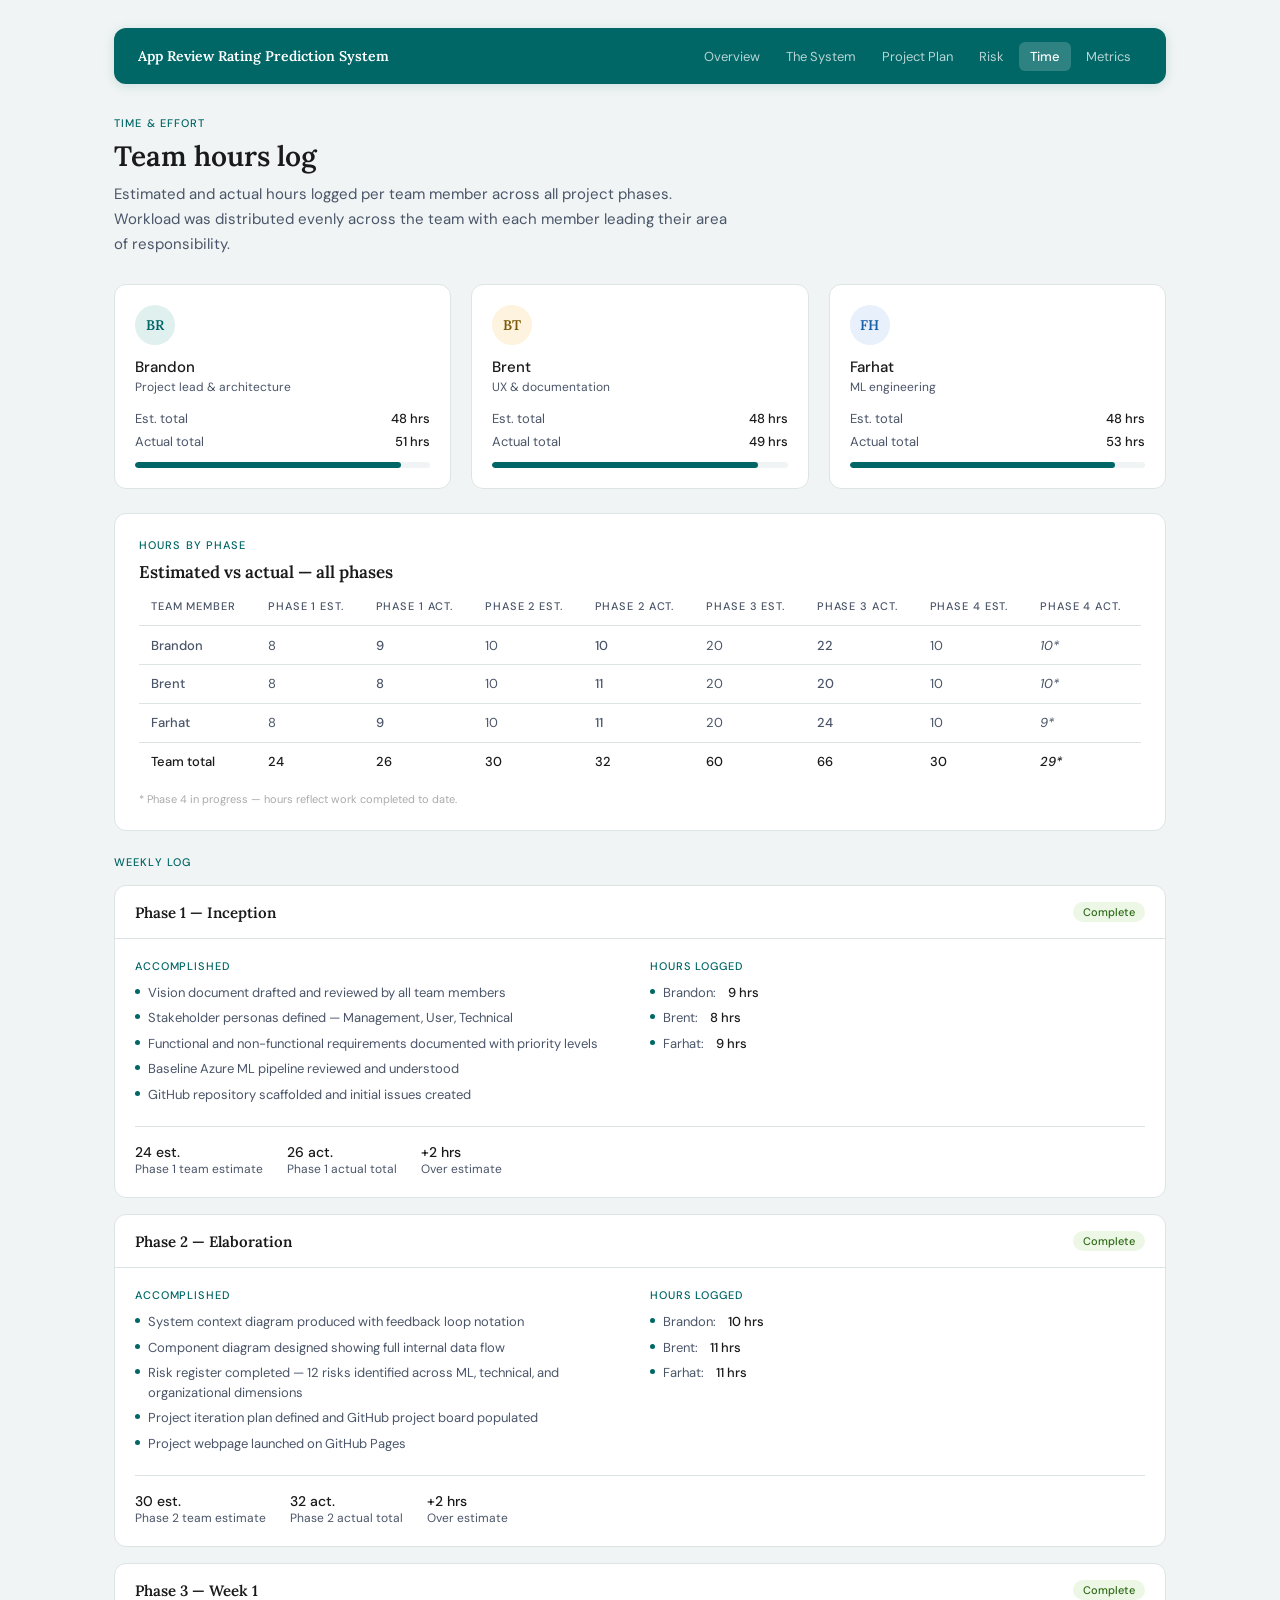
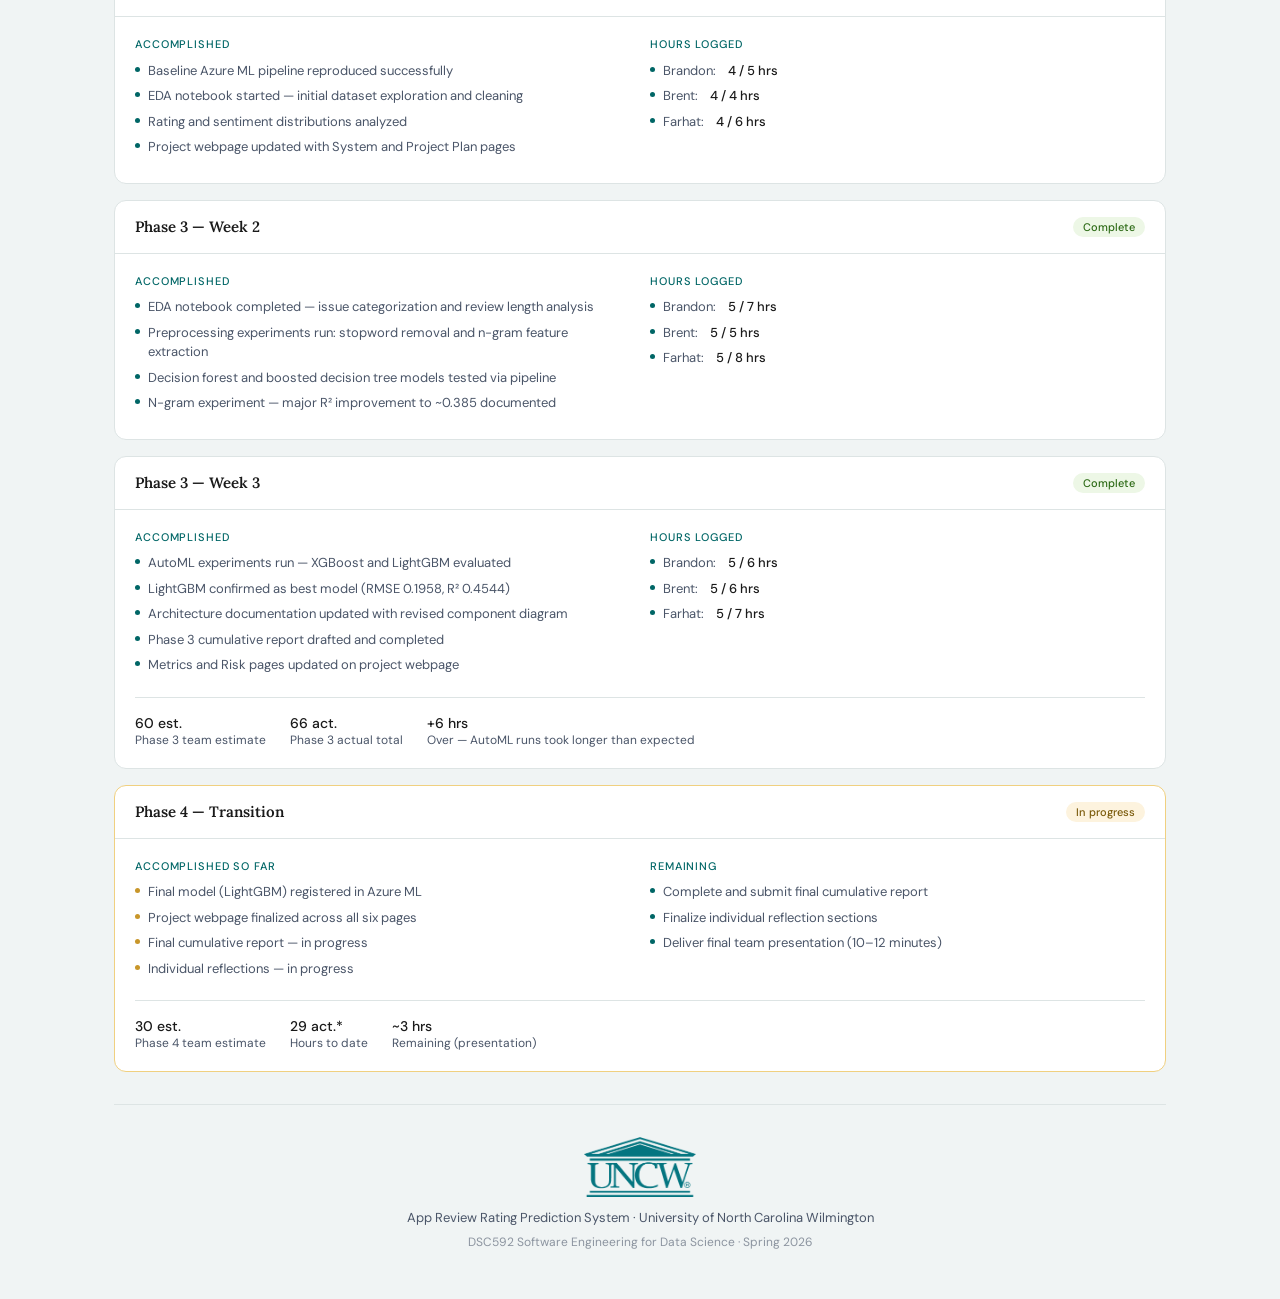
<file: time.html>
<!DOCTYPE html>
<html lang="en">
<head>
  <meta charset="utf-8">
  <meta name="viewport" content="width=device-width, initial-scale=1">
  <title>Time & Effort — App Review Rating Prediction</title>
  <link rel="stylesheet" href="css/shared.css">
  <link rel="preconnect" href="https://fonts.googleapis.com">
  <link rel="preconnect" href="https://fonts.gstatic.com" crossorigin>
  <link href="https://fonts.googleapis.com/css2?family=Lora:wght@400;600&family=DM+Sans:ital,wght@0,400;0,500;1,400&display=swap" rel="stylesheet">
</head>
<body>
<div class="page">

  <nav class="nav">
    <span class="nav-brand">App Review Rating Prediction System</span>
    <div class="nav-links">
      <a href="index.html">Overview</a>
      <a href="system.html">The System</a>
      <a href="plan.html">Project Plan</a>
      <a href="risk.html">Risk</a>
      <a href="time.html" class="active">Time</a>
      <a href="metrics.html">Metrics</a>
    </div>
  </nav>

  <div class="page-header">
    <div class="page-tag">Time & Effort</div>
    <h1>Team hours log</h1>
    <p>Estimated and actual hours logged per team member across all project phases. Workload was distributed evenly across the team with each member leading their area of responsibility.</p>
  </div>

  <!-- PER-PERSON SUMMARY CARDS -->
  <div class="summary-grid">
    <div class="person-card">
      <div class="person-av av-t">BR</div>
      <div class="person-name">Brandon</div>
      <div class="person-role">Project lead & architecture</div>
      <div class="hour-row"><span class="hour-label">Est. total</span><span class="hour-val">48 hrs</span></div>
      <div class="hour-row"><span class="hour-label">Actual total</span><span class="hour-val">51 hrs</span></div>
      <div class="mini-bar-wrap"><div class="mini-bar" style="width:90%;"></div></div>
    </div>
    <div class="person-card">
      <div class="person-av av-g">BT</div>
      <div class="person-name">Brent</div>
      <div class="person-role">UX & documentation</div>
      <div class="hour-row"><span class="hour-label">Est. total</span><span class="hour-val">48 hrs</span></div>
      <div class="hour-row"><span class="hour-label">Actual total</span><span class="hour-val">49 hrs</span></div>
      <div class="mini-bar-wrap"><div class="mini-bar" style="width:90%;"></div></div>
    </div>
    <div class="person-card">
      <div class="person-av av-b">FH</div>
      <div class="person-name">Farhat</div>
      <div class="person-role">ML engineering</div>
      <div class="hour-row"><span class="hour-label">Est. total</span><span class="hour-val">48 hrs</span></div>
      <div class="hour-row"><span class="hour-label">Actual total</span><span class="hour-val">53 hrs</span></div>
      <div class="mini-bar-wrap"><div class="mini-bar" style="width:90%;"></div></div>
    </div>
  </div>

  <!-- PHASE TOTALS TABLE -->
  <div class="totals-wrap">
    <div class="sec-label">Hours by phase</div>
    <h3>Estimated vs actual — all phases</h3>
    <table class="tot-table">
      <thead>
        <tr>
          <th>Team member</th>
          <th>Phase 1 est.</th>
          <th>Phase 1 act.</th>
          <th>Phase 2 est.</th>
          <th>Phase 2 act.</th>
          <th>Phase 3 est.</th>
          <th>Phase 3 act.</th>
          <th>Phase 4 est.</th>
          <th>Phase 4 act.</th>
        </tr>
      </thead>
      <tbody>
        <tr>
          <td class="name-cell">Brandon</td>
          <td class="est-cell">8</td><td class="act-cell">9</td>
          <td class="est-cell">10</td><td class="act-cell">10</td>
          <td class="est-cell">20</td><td class="act-cell">22</td>
          <td class="est-cell">10</td><td class="pend-cell">10*</td>
        </tr>
        <tr>
          <td class="name-cell">Brent</td>
          <td class="est-cell">8</td><td class="act-cell">8</td>
          <td class="est-cell">10</td><td class="act-cell">11</td>
          <td class="est-cell">20</td><td class="act-cell">20</td>
          <td class="est-cell">10</td><td class="pend-cell">10*</td>
        </tr>
        <tr>
          <td class="name-cell">Farhat</td>
          <td class="est-cell">8</td><td class="act-cell">9</td>
          <td class="est-cell">10</td><td class="act-cell">11</td>
          <td class="est-cell">20</td><td class="act-cell">24</td>
          <td class="est-cell">10</td><td class="pend-cell">9*</td>
        </tr>
        <tr class="totals-row">
          <td class="name-cell">Team total</td>
          <td class="est-cell">24</td><td class="act-cell">26</td>
          <td class="est-cell">30</td><td class="act-cell">32</td>
          <td class="est-cell">60</td><td class="act-cell">66</td>
          <td class="est-cell">30</td><td class="pend-cell">29*</td>
        </tr>
      </tbody>
    </table>
    <p style="font-size:11px;color:#aaa;margin-top:0.75rem;">* Phase 4 in progress — hours reflect work completed to date.</p>
  </div>

  <!-- WEEKLY LOG -->
  <div class="sec-label" style="margin-bottom:1rem;">Weekly log</div>

  <!-- PHASE 1 -->
  <div class="week-wrap">
    <div class="week-header">
      <span class="week-title">Phase 1 — Inception</span>
      <span class="week-badge wb-done">Complete</span>
    </div>
    <div class="week-body">
      <div class="week-cols">
        <div>
          <div class="week-col-label">Accomplished</div>
          <div class="task-row"><div class="task-dot"></div>Vision document drafted and reviewed by all team members</div>
          <div class="task-row"><div class="task-dot"></div>Stakeholder personas defined — Management, User, Technical</div>
          <div class="task-row"><div class="task-dot"></div>Functional and non-functional requirements documented with priority levels</div>
          <div class="task-row"><div class="task-dot"></div>Baseline Azure ML pipeline reviewed and understood</div>
          <div class="task-row"><div class="task-dot"></div>GitHub repository scaffolded and initial issues created</div>
        </div>
        <div>
          <div class="week-col-label">Hours logged</div>
          <div class="task-row"><div class="task-dot"></div>Brandon: <span class="task-hours">9 hrs</span></div>
          <div class="task-row"><div class="task-dot"></div>Brent: <span class="task-hours">8 hrs</span></div>
          <div class="task-row"><div class="task-dot"></div>Farhat: <span class="task-hours">9 hrs</span></div>
        </div>
      </div>
      <div class="week-hours">
        <div class="wh-item"><span class="wh-val">24 est.</span>Phase 1 team estimate</div>
        <div class="wh-item"><span class="wh-val">26 act.</span>Phase 1 actual total</div>
        <div class="wh-item"><span class="wh-val">+2 hrs</span>Over estimate</div>
      </div>
    </div>
  </div>

  <!-- PHASE 2 -->
  <div class="week-wrap">
    <div class="week-header">
      <span class="week-title">Phase 2 — Elaboration</span>
      <span class="week-badge wb-done">Complete</span>
    </div>
    <div class="week-body">
      <div class="week-cols">
        <div>
          <div class="week-col-label">Accomplished</div>
          <div class="task-row"><div class="task-dot"></div>System context diagram produced with feedback loop notation</div>
          <div class="task-row"><div class="task-dot"></div>Component diagram designed showing full internal data flow</div>
          <div class="task-row"><div class="task-dot"></div>Risk register completed — 12 risks identified across ML, technical, and organizational dimensions</div>
          <div class="task-row"><div class="task-dot"></div>Project iteration plan defined and GitHub project board populated</div>
          <div class="task-row"><div class="task-dot"></div>Project webpage launched on GitHub Pages</div>
        </div>
        <div>
          <div class="week-col-label">Hours logged</div>
          <div class="task-row"><div class="task-dot"></div>Brandon: <span class="task-hours">10 hrs</span></div>
          <div class="task-row"><div class="task-dot"></div>Brent: <span class="task-hours">11 hrs</span></div>
          <div class="task-row"><div class="task-dot"></div>Farhat: <span class="task-hours">11 hrs</span></div>
        </div>
      </div>
      <div class="week-hours">
        <div class="wh-item"><span class="wh-val">30 est.</span>Phase 2 team estimate</div>
        <div class="wh-item"><span class="wh-val">32 act.</span>Phase 2 actual total</div>
        <div class="wh-item"><span class="wh-val">+2 hrs</span>Over estimate</div>
      </div>
    </div>
  </div>

  <!-- PHASE 3 WEEK 1 -->
  <div class="week-wrap">
    <div class="week-header">
      <span class="week-title">Phase 3 — Week 1</span>
      <span class="week-badge wb-done">Complete</span>
    </div>
    <div class="week-body">
      <div class="week-cols">
        <div>
          <div class="week-col-label">Accomplished</div>
          <div class="task-row"><div class="task-dot"></div>Baseline Azure ML pipeline reproduced successfully</div>
          <div class="task-row"><div class="task-dot"></div>EDA notebook started — initial dataset exploration and cleaning</div>
          <div class="task-row"><div class="task-dot"></div>Rating and sentiment distributions analyzed</div>
          <div class="task-row"><div class="task-dot"></div>Project webpage updated with System and Project Plan pages</div>
        </div>
        <div>
          <div class="week-col-label">Hours logged</div>
          <div class="task-row"><div class="task-dot"></div>Brandon: <span class="task-hours">4 / 5 hrs</span></div>
          <div class="task-row"><div class="task-dot"></div>Brent: <span class="task-hours">4 / 4 hrs</span></div>
          <div class="task-row"><div class="task-dot"></div>Farhat: <span class="task-hours">4 / 6 hrs</span></div>
        </div>
      </div>
    </div>
  </div>

  <!-- PHASE 3 WEEK 2 -->
  <div class="week-wrap">
    <div class="week-header">
      <span class="week-title">Phase 3 — Week 2</span>
      <span class="week-badge wb-done">Complete</span>
    </div>
    <div class="week-body">
      <div class="week-cols">
        <div>
          <div class="week-col-label">Accomplished</div>
          <div class="task-row"><div class="task-dot"></div>EDA notebook completed — issue categorization and review length analysis</div>
          <div class="task-row"><div class="task-dot"></div>Preprocessing experiments run: stopword removal and n-gram feature extraction</div>
          <div class="task-row"><div class="task-dot"></div>Decision forest and boosted decision tree models tested via pipeline</div>
          <div class="task-row"><div class="task-dot"></div>N-gram experiment — major R² improvement to ~0.385 documented</div>
        </div>
        <div>
          <div class="week-col-label">Hours logged</div>
          <div class="task-row"><div class="task-dot"></div>Brandon: <span class="task-hours">5 / 7 hrs</span></div>
          <div class="task-row"><div class="task-dot"></div>Brent: <span class="task-hours">5 / 5 hrs</span></div>
          <div class="task-row"><div class="task-dot"></div>Farhat: <span class="task-hours">5 / 8 hrs</span></div>
        </div>
      </div>
    </div>
  </div>

  <!-- PHASE 3 WEEK 3 -->
  <div class="week-wrap">
    <div class="week-header">
      <span class="week-title">Phase 3 — Week 3</span>
      <span class="week-badge wb-done">Complete</span>
    </div>
    <div class="week-body">
      <div class="week-cols">
        <div>
          <div class="week-col-label">Accomplished</div>
          <div class="task-row"><div class="task-dot"></div>AutoML experiments run — XGBoost and LightGBM evaluated</div>
          <div class="task-row"><div class="task-dot"></div>LightGBM confirmed as best model (RMSE 0.1958, R² 0.4544)</div>
          <div class="task-row"><div class="task-dot"></div>Architecture documentation updated with revised component diagram</div>
          <div class="task-row"><div class="task-dot"></div>Phase 3 cumulative report drafted and completed</div>
          <div class="task-row"><div class="task-dot"></div>Metrics and Risk pages updated on project webpage</div>
        </div>
        <div>
          <div class="week-col-label">Hours logged</div>
          <div class="task-row"><div class="task-dot"></div>Brandon: <span class="task-hours">5 / 6 hrs</span></div>
          <div class="task-row"><div class="task-dot"></div>Brent: <span class="task-hours">5 / 6 hrs</span></div>
          <div class="task-row"><div class="task-dot"></div>Farhat: <span class="task-hours">5 / 7 hrs</span></div>
        </div>
      </div>
      <div class="week-hours">
        <div class="wh-item"><span class="wh-val">60 est.</span>Phase 3 team estimate</div>
        <div class="wh-item"><span class="wh-val">66 act.</span>Phase 3 actual total</div>
        <div class="wh-item"><span class="wh-val">+6 hrs</span>Over — AutoML runs took longer than expected</div>
      </div>
    </div>
  </div>

  <!-- PHASE 4 — active -->
  <div class="week-wrap week-wrap--active">
    <div class="week-header">
      <span class="week-title">Phase 4 — Transition</span>
      <span class="week-badge wb-active">In progress</span>
    </div>
    <div class="week-body">
      <div class="week-cols">
        <div>
          <div class="week-col-label">Accomplished so far</div>
          <div class="task-row"><div class="task-dot task-dot--gold"></div>Final model (LightGBM) registered in Azure ML</div>
          <div class="task-row"><div class="task-dot task-dot--gold"></div>Project webpage finalized across all six pages</div>
          <div class="task-row"><div class="task-dot task-dot--gold"></div>Final cumulative report — in progress</div>
          <div class="task-row"><div class="task-dot task-dot--gold"></div>Individual reflections — in progress</div>
        </div>
        <div>
          <div class="week-col-label">Remaining</div>
          <div class="task-row"><div class="task-dot"></div>Complete and submit final cumulative report</div>
          <div class="task-row"><div class="task-dot"></div>Finalize individual reflection sections</div>
          <div class="task-row"><div class="task-dot"></div>Deliver final team presentation (10–12 minutes)</div>
        </div>
      </div>
      <div class="week-hours">
        <div class="wh-item"><span class="wh-val">30 est.</span>Phase 4 team estimate</div>
        <div class="wh-item"><span class="wh-val">29 act.*</span>Hours to date</div>
        <div class="wh-item"><span class="wh-val">~3 hrs</span>Remaining (presentation)</div>
      </div>
    </div>
  </div>

  <footer class="foot">
    <img src="contents/logo.png" alt="UNC Wilmington" class="foot-logo">
    <p>App Review Rating Prediction System · University of North Carolina Wilmington</p>
    <span>DSC592 Software Engineering for Data Science · Spring 2026</span>
  </footer>

</div>
</body>
</html>
</file>
<file: css/shared.css>
/* ==============================================
   App Review Rating Prediction System
   Shared Stylesheet — ALL pages
   ============================================== */

@import url('https://fonts.googleapis.com/css2?family=Lora:wght@400;600&family=DM+Sans:ital,wght@0,400;0,500;1,400&display=swap');

:root {
  --teal:       #006666;
  --teal-dark:  #004d4d;
  --teal-light: #e0f0ef;
  --teal-mid:   #b8dedd;
  --gold:       #c8962a;
  --gold-light: #fdf3de;
  --gold-mid:   #f0d080;
  --text:       #1a1a1a;
  --muted:      #4a5568;
  --surface:    #ffffff;
  --bg:         #f0f4f4;
  --border:     #dde4e4;
  --ff-d: 'Lora', Georgia, serif;
  --ff-b: 'DM Sans', sans-serif;
}

*, *::before, *::after { box-sizing: border-box; margin: 0; padding: 0; }

body {
  font-family: var(--ff-b);
  background: var(--bg);
  color: var(--text);
}

.page {
  max-width: 1100px;
  margin: 0 auto;
  padding: 1.75rem 1.5rem 3rem;
}

/* ══════════════════════════════════════
   NAV
══════════════════════════════════════ */
.nav {
  background: var(--teal);
  border-radius: 12px;
  padding: 0 1.5rem;
  display: flex;
  align-items: center;
  justify-content: space-between;
  height: 56px;
  margin-bottom: 2rem;
  position: sticky;
  top: 1rem;
  z-index: 100;
  box-shadow: 0 2px 12px rgba(0,102,102,0.15);
}
.nav-brand {
  font-family: var(--ff-d);
  color: #fff;
  font-size: 14px;
  font-weight: 600;
  line-height: 1.2;
}
.nav-links { display: flex; gap: 4px; }
.nav-links a {
  color: rgba(255,255,255,0.72);
  text-decoration: none;
  font-size: 13px;
  padding: 6px 11px;
  border-radius: 6px;
  transition: background 0.15s, color 0.15s;
}
.nav-links a:hover { background: rgba(255,255,255,0.14); color: #fff; }
.nav-links a.active { background: rgba(255,255,255,0.18); color: #fff; font-weight: 500; }

/* ══════════════════════════════════════
   PAGE HEADER (system, plan, metrics pages)
══════════════════════════════════════ */
.page-header { margin-bottom: 1.75rem; }
.page-tag {
  font-size: 11px; font-weight: 500; letter-spacing: 0.1em;
  text-transform: uppercase; color: var(--teal); margin-bottom: 0.5rem;
}
.page-header h1 {
  font-family: var(--ff-d);
  font-size: 28px; font-weight: 600; color: var(--text); margin-bottom: 0.5rem;
}
.page-header p { font-size: 15px; color: var(--muted); line-height: 1.65; max-width: 620px; }

/* ══════════════════════════════════════
   SHARED SECTION LABEL + GENERIC CARD
══════════════════════════════════════ */
.sec-label {
  font-size: 11px; font-weight: 500; letter-spacing: 0.1em;
  text-transform: uppercase; color: var(--teal); margin-bottom: 0.6rem;
}
.card {
  background: var(--surface);
  border: 0.5px solid var(--border);
  border-radius: 12px;
  padding: 1.5rem;
  margin-bottom: 1.25rem;
}
.card h2 {
  font-family: var(--ff-d);
  font-size: 20px; font-weight: 600; color: var(--text); margin-bottom: 0.5rem;
}
.card p { font-size: 14px; color: var(--muted); line-height: 1.65; }

/* ══════════════════════════════════════
   OVERVIEW PAGE — HERO
══════════════════════════════════════ */
.hero {
  background: var(--teal);
  border-radius: 14px;
  padding: 3.5rem 3rem 3rem;
  margin-bottom: 1.5rem;
  position: relative;
  overflow: hidden;
}
.orb1 {
  position: absolute; top: -60px; right: -60px;
  width: 260px; height: 260px; border-radius: 50%;
  background: rgba(200,150,42,0.15);
}
.orb2 {
  position: absolute; bottom: -80px; left: 28%;
  width: 200px; height: 200px; border-radius: 50%;
  background: rgba(255,255,255,0.05);
}
.eyebrow {
  display: inline-flex; align-items: center; gap: 8px;
  background: rgba(200,150,42,0.22);
  border-radius: 20px; padding: 5px 14px; margin-bottom: 1.25rem;
}
.eyebrow-dot { width: 7px; height: 7px; border-radius: 50%; background: var(--gold-mid); }
.eyebrow-text {
  font-size: 12px; font-weight: 500; letter-spacing: 0.07em;
  text-transform: uppercase; color: var(--gold-mid);
}
.hero h1 {
  font-family: var(--ff-d);
  color: #fff; font-size: 34px; font-weight: 600;
  line-height: 1.2; max-width: 600px; margin-bottom: 1.1rem;
}
.hero-desc {
  color: rgba(255,255,255,0.75);
  font-size: 15px; line-height: 1.7;
  max-width: 540px; margin-bottom: 2rem;
}
.hero-cta {
  display: inline-block; background: var(--gold);
  color: #fff; font-size: 14px; font-weight: 500;
  padding: 10px 22px; border-radius: 8px;
  text-decoration: none; transition: opacity 0.15s;
}
.hero-cta:hover { opacity: 0.88; }
.hero-divider {
  border: none; border-top: 0.5px solid rgba(255,255,255,0.18);
  margin: 2rem 0 1.5rem;
}
.hero-stats { display: flex; gap: 2.5rem; flex-wrap: wrap; }
.hstat-num {
  font-family: var(--ff-d); font-size: 24px; font-weight: 600;
  color: #fff; display: block; margin-bottom: 2px;
}
.hstat-lbl { font-size: 12px; color: rgba(255,255,255,0.55); }

/* ══════════════════════════════════════
   OVERVIEW PAGE — PROBLEM / SOLUTION BAND
══════════════════════════════════════ */
.band { display: grid; grid-template-columns: 1fr 1fr; gap: 1.25rem; margin-bottom: 1.5rem; }
.band-card {
  background: var(--surface); border: 0.5px solid var(--border);
  border-radius: 12px; padding: 1.5rem;
}
.band-card h2 {
  font-family: var(--ff-d); font-size: 19px; font-weight: 600;
  color: var(--text); margin-bottom: 0.75rem;
}
.dot-list { display: flex; flex-direction: column; gap: 9px; }
.dot-row {
  display: flex; align-items: flex-start; gap: 10px;
  font-size: 13.5px; color: var(--muted); line-height: 1.55;
}
.dot { width: 6px; height: 6px; border-radius: 50%; flex-shrink: 0; margin-top: 5px; }
.dot-teal { background: var(--teal); }
.dot-gold { background: var(--gold); }

/* ══════════════════════════════════════
   OVERVIEW PAGE — CAPABILITIES GRID
══════════════════════════════════════ */
.caps-grid {
  display: grid; grid-template-columns: repeat(3, 1fr);
  gap: 1.25rem; margin-bottom: 1.5rem;
}
.cap {
  background: var(--surface); border: 0.5px solid var(--border);
  border-radius: 12px; padding: 1.4rem;
}
.cap-icon {
  width: 36px; height: 36px; border-radius: 9px;
  background: var(--teal-light);
  display: flex; align-items: center; justify-content: center;
  margin-bottom: 0.9rem;
}
.cap-icon svg {
  width: 17px; height: 17px;
  stroke: var(--teal); fill: none;
  stroke-width: 2; stroke-linecap: round; stroke-linejoin: round;
}
.cap h3 {
  font-family: var(--ff-d); font-size: 15px; font-weight: 600;
  color: var(--text); margin-bottom: 0.4rem;
}
.cap p { font-size: 13px; color: var(--muted); line-height: 1.6; }
.cap-tag {
  display: inline-block; font-size: 11px;
  background: var(--teal-light); color: var(--teal);
  border-radius: 4px; padding: 2px 8px; margin-top: 0.6rem;
}

/* ══════════════════════════════════════
   OVERVIEW PAGE — PIPELINE STEPS
══════════════════════════════════════ */
.pipeline {
  background: var(--surface); border: 0.5px solid var(--border);
  border-radius: 12px; padding: 1.75rem; margin-bottom: 1.5rem;
}
.pipeline h2 {
  font-family: var(--ff-d); font-size: 20px; font-weight: 600;
  color: var(--text); margin-bottom: 0.4rem;
}
.pipeline-sub { font-size: 14px; color: var(--muted); line-height: 1.6; margin-bottom: 1.75rem; }
.steps { display: grid; grid-template-columns: repeat(5, 1fr); gap: 0.75rem; }
.step { text-align: center; position: relative; }
.step-num {
  width: 34px; height: 34px; border-radius: 50%;
  background: var(--teal); color: #fff;
  font-size: 13px; font-weight: 500;
  display: flex; align-items: center; justify-content: center;
  margin: 0 auto 0.65rem;
}
.step h4 { font-size: 13px; font-weight: 500; color: var(--text); margin-bottom: 0.3rem; }
.step p { font-size: 12px; color: var(--muted); line-height: 1.5; }
.step-arr { position: absolute; top: 17px; right: -10px; font-size: 16px; color: var(--teal-mid); }

/* ══════════════════════════════════════
   OVERVIEW PAGE — WHO USES IT
══════════════════════════════════════ */
.users { display: grid; grid-template-columns: repeat(3, 1fr); gap: 1.25rem; margin-bottom: 1.5rem; }
.user-card {
  background: var(--surface); border: 0.5px solid var(--border);
  border-radius: 12px; padding: 1.4rem;
}
.user-card h3 { font-size: 14px; font-weight: 500; color: var(--text); margin-bottom: 4px; }
.user-role { font-size: 12px; color: var(--muted); margin-bottom: 0.65rem; }
.user-badge {
  display: inline-block; font-size: 11px; font-weight: 500;
  padding: 3px 10px; border-radius: 20px; margin-bottom: 0.65rem;
}
.badge-teal { background: var(--teal-light); color: var(--teal); }
.badge-gold { background: var(--gold-light); color: #7a5a0a; }
.badge-blue { background: #e8f0fb; color: #1a5fa8; }
.user-need { font-size: 13px; color: var(--muted); line-height: 1.55; font-style: italic; }
.user-need::before { content: '\201C'; color: var(--teal); }
.user-need::after  { content: '\201D'; color: var(--teal); }

/* ══════════════════════════════════════
   OVERVIEW PAGE — TEAM
══════════════════════════════════════ */
.team { background: var(--teal); border-radius: 12px; padding: 2rem; margin-bottom: 1.5rem; }
.team-top { margin-bottom: 1.5rem; }
.team-top h2 {
  font-family: var(--ff-d); font-size: 21px; font-weight: 600;
  color: #fff; margin-bottom: 0.4rem;
}
.team-top p { font-size: 14px; color: rgba(255,255,255,0.65); line-height: 1.6; }
.team-grid { display: grid; grid-template-columns: repeat(3, 1fr); gap: 1rem; }
.member {
  background: rgba(255,255,255,0.1); border-radius: 10px;
  padding: 1.2rem; border: 0.5px solid rgba(255,255,255,0.14);
}
.mav {
  width: 42px; height: 42px; border-radius: 50%;
  display: flex; align-items: center; justify-content: center;
  font-family: var(--ff-d); font-size: 14px; font-weight: 600;
  margin-bottom: 0.7rem;
}
.mav-g { background: rgba(200,150,42,0.3); color: var(--gold-mid); }
.mav-w { background: rgba(255,255,255,0.2); color: #fff; }
.mname { font-size: 15px; font-weight: 500; color: #fff; margin-bottom: 1px; }
.mrole { font-size: 12px; color: rgba(255,255,255,0.5); margin-bottom: 0.55rem; }
.mfocus { font-size: 13px; color: rgba(255,255,255,0.72); line-height: 1.5; }

/* ══════════════════════════════════════
   OVERVIEW PAGE — TECH STACK
══════════════════════════════════════ */
.stack {
  background: var(--surface); border: 0.5px solid var(--border);
  border-radius: 12px; padding: 1.5rem;
}
.stack h2 {
  font-family: var(--ff-d); font-size: 19px; font-weight: 600;
  color: var(--text); margin-bottom: 0.3rem;
}
.stack-sub { font-size: 13.5px; color: var(--muted); margin-bottom: 1rem; line-height: 1.6; }
.tags { display: flex; flex-wrap: wrap; gap: 8px; }
.tag {
  font-size: 12px; padding: 5px 12px; border-radius: 6px;
  background: var(--teal-light); color: var(--teal);
  border: 0.5px solid var(--teal-mid);
}
.tag-g { background: var(--gold-light); color: #7a5a0a; border-color: var(--gold-mid); }

/* ══════════════════════════════════════
   SYSTEM PAGE
══════════════════════════════════════ */
.diagram-frame {
  background: var(--surface); border: 0.5px solid var(--border);
  border-radius: 12px; padding: 1.5rem; margin-bottom: 1.25rem;
}
.diagram-frame h2 {
  font-family: var(--ff-d);
  font-size: 19px; font-weight: 600; color: var(--text); margin-bottom: 0.4rem;
}
.diagram-desc { font-size: 13.5px; color: var(--muted); line-height: 1.6; margin-bottom: 1.25rem; }
.diagram-svg { width: 100%; border-radius: 8px; display: block; border: 0.5px solid var(--border); }
.diagram-svg--dark  { background: #1e2e2e; }
.diagram-svg--light { background: #fafcfc; }
.callout {
  background: var(--teal-light);
  border-left: 3px solid var(--teal);
  border-radius: 0 8px 8px 0;
  padding: 1rem 1.25rem; margin-top: 1.25rem;
}
.callout h4 { font-size: 13px; font-weight: 500; color: var(--teal); margin-bottom: 0.35rem; }
.callout p  { font-size: 13px; color: #2d5f5f; line-height: 1.6; }
.comp-grid { display: grid; grid-template-columns: repeat(3, 1fr); gap: 1rem; margin-top: 1.25rem; }
.comp-card {
  background: var(--surface); border: 0.5px solid var(--border);
  border-radius: 10px; padding: 1.1rem;
}
.comp-card h4 { font-size: 13px; font-weight: 500; color: var(--text); margin-bottom: 0.35rem; }
.comp-card p  { font-size: 12.5px; color: var(--muted); line-height: 1.55; }
.comp-num {
  width: 26px; height: 26px; border-radius: 50%;
  background: var(--teal-light); color: var(--teal);
  font-size: 12px; font-weight: 500;
  display: flex; align-items: center; justify-content: center;
  margin-bottom: 0.6rem;
}

/* ══════════════════════════════════════
   PROJECT PLAN PAGE
══════════════════════════════════════ */
.progress-wrap {
  background: var(--surface); border: 0.5px solid var(--border);
  border-radius: 12px; padding: 1.5rem; margin-bottom: 1.25rem;
}
.progress-wrap h3 {
  font-family: var(--ff-d);
  font-size: 16px; font-weight: 600; color: var(--text); margin-bottom: 1rem;
}
.progress-track {
  background: var(--bg); border-radius: 20px; height: 10px;
  overflow: hidden; margin-bottom: 0.5rem;
}
.progress-fill { height: 100%; border-radius: 20px; background: var(--teal); }
.progress-labels {
  display: flex; justify-content: space-between;
  font-size: 12px; color: var(--muted);
}
.phase-dots-row { display: flex; align-items: center; margin-top: 1.5rem; }
.pdot-wrap { display: flex; flex-direction: column; align-items: center; gap: 6px; }
.pdot { width: 14px; height: 14px; border-radius: 50%; border: 2px solid; }
.pdot--done   { background: var(--teal); border-color: var(--teal); }
.pdot--active { background: var(--gold); border-color: var(--gold); }
.pdot--todo   { background: var(--surface); border-color: #ccc; }
.pdot-line { flex: 1; height: 2px; background: #ddd; margin-bottom: 20px; }
.pdot-line--done { background: var(--teal); }
.pdot-label { font-size: 11px; color: var(--muted); text-align: center; white-space: nowrap; }
.phase-grid { display: grid; grid-template-columns: 1fr 1fr; gap: 1.25rem; margin-bottom: 1.5rem; }
.phase-card {
  background: var(--surface); border: 0.5px solid var(--border);
  border-radius: 12px; padding: 1.4rem;
}
.phase-card--active   { border-color: var(--gold-mid); }
.phase-card--upcoming { opacity: 0.65; }
.phase-header {
  display: flex; align-items: flex-start;
  justify-content: space-between; margin-bottom: 1rem;
}
.phase-num  { font-size: 11px; font-weight: 500; letter-spacing: 0.08em; text-transform: uppercase; color: var(--muted); margin-bottom: 3px; }
.phase-name { font-family: var(--ff-d); font-size: 17px; font-weight: 600; color: var(--text); }
.status-badge { font-size: 11px; font-weight: 500; padding: 4px 10px; border-radius: 20px; white-space: nowrap; flex-shrink: 0; }
.status-done     { background: #edf7e6; color: #2e6b17; }
.status-active   { background: var(--gold-light); color: #7a5a0a; }
.status-upcoming { background: var(--bg); color: var(--muted); border: 0.5px solid var(--border); }
.phase-deliverables { display: flex; flex-direction: column; gap: 8px; }
.deliv { display: flex; align-items: flex-start; gap: 9px; font-size: 13px; color: var(--muted); line-height: 1.5; }
.deliv-icon { width: 16px; height: 16px; flex-shrink: 0; margin-top: 1px; }

/* ══════════════════════════════════════
   METRICS PAGE
══════════════════════════════════════ */
.metrics-hero {
  background: var(--teal); border-radius: 12px; padding: 2rem;
  margin-bottom: 1.25rem; position: relative; overflow: hidden;
}
.metrics-hero-orb {
  position: absolute; top: -40px; right: -40px;
  width: 180px; height: 180px; border-radius: 50%;
  background: rgba(200,150,42,0.15);
}
.metrics-hero h2 {
  font-family: var(--ff-d);
  font-size: 22px; font-weight: 600; color: #fff; margin-bottom: 0.5rem;
}
.metrics-hero p { font-size: 14px; color: rgba(255,255,255,0.7); line-height: 1.6; max-width: 480px; }
.metrics-status {
  display: inline-flex; align-items: center; gap: 8px;
  background: rgba(200,150,42,0.22);
  border-radius: 20px; padding: 5px 14px; margin-top: 1rem;
}
.metrics-status-dot  { width: 7px; height: 7px; border-radius: 50%; background: var(--gold-mid); }
.metrics-status-text { font-size: 12px; font-weight: 500; color: var(--gold-mid); }
.metrics-grid { display: grid; grid-template-columns: repeat(3, 1fr); gap: 1.25rem; margin-bottom: 1.25rem; }
.metric-card {
  background: var(--surface); border: 0.5px solid var(--border);
  border-radius: 12px; padding: 1.4rem;
}
.metric-card--pending { opacity: 0.55; }
.metric-label { font-size: 11px; font-weight: 500; letter-spacing: 0.08em; text-transform: uppercase; color: var(--muted); margin-bottom: 0.5rem; }
.metric-val { font-family: var(--ff-d); font-size: 32px; font-weight: 600; color: var(--text); margin-bottom: 0.25rem; }
.metric-val--placeholder { font-size: 22px; color: #ccc; }
.metric-sub { font-size: 12px; color: var(--muted); }
.metric-phase { font-size: 11px; margin-top: 0.5rem; padding: 2px 8px; border-radius: 4px; display: inline-block; }
.mp-active { background: var(--gold-light); color: #7a5a0a; }
.mp-soon   { background: var(--bg); color: var(--muted); border: 0.5px solid var(--border); }
.mp-done   { background: #edf7e6; color: #2e6b17; }
.metrics-table-wrap {
  background: var(--surface); border: 0.5px solid var(--border);
  border-radius: 12px; padding: 1.5rem; margin-bottom: 1.25rem;
}
.metrics-table-wrap h3 { font-family: var(--ff-d); font-size: 17px; font-weight: 600; color: var(--text); margin-bottom: 1rem; }
table { width: 100%; border-collapse: collapse; font-size: 13.5px; }
th { text-align: left; font-size: 11px; font-weight: 500; letter-spacing: 0.08em; text-transform: uppercase; color: var(--muted); padding: 0 0.75rem 0.75rem; border-bottom: 0.5px solid var(--border); }
td { padding: 0.65rem 0.75rem; border-bottom: 0.5px solid var(--border); color: var(--muted); }
td.pending-cell { color: #ccc; font-style: italic; }
tr:last-child td { border-bottom: none; }
.model-name { font-weight: 500; color: var(--text); }
.coming-soon {
  background: var(--surface); border: 0.5px dashed var(--border);
  border-radius: 12px; padding: 2rem; text-align: center; margin-bottom: 1.25rem;
}
.coming-icon  { font-size: 26px; margin-bottom: 0.75rem; color: #ccc; display: block; }
.coming-soon h3 { font-family: var(--ff-d); font-size: 16px; font-weight: 600; color: var(--text); margin-bottom: 0.4rem; }
.coming-soon p  { font-size: 13.5px; color: var(--muted); line-height: 1.6; max-width: 480px; margin: 0 auto; }
.coming-phase { display: inline-block; margin-top: 0.75rem; font-size: 11px; font-weight: 500; padding: 3px 12px; border-radius: 20px; }
.coming-phase--active   { background: var(--gold-light); color: #7a5a0a; }
.coming-phase--upcoming { background: var(--bg); color: var(--muted); border: 0.5px solid var(--border); }

/* ══════════════════════════════════════
   FOOTER
══════════════════════════════════════ */
.foot {
  text-align: center; padding: 2rem 0 0;
  border-top: 0.5px solid var(--border); margin-top: 2rem;
}
.foot-logo { height: 60px; display: block; margin: 0 auto 0.75rem; }
.foot p    { font-size: 13px; color: var(--muted); margin-bottom: 4px; }
.foot span { font-size: 12px; color: var(--muted); opacity: 0.6; }

/* ══════════════════════════════════════
   RESPONSIVE
══════════════════════════════════════ */
@media (max-width: 768px) {
  .nav { flex-direction: column; height: auto; padding: 0.75rem 1rem; gap: 0.5rem; position: relative; top: 0; }
  .page-header h1 { font-size: 22px; }
  .hero { padding: 2rem 1.5rem; }
  .hero h1 { font-size: 26px; }
  .hero-stats { gap: 1.25rem; }
  .band, .caps-grid, .users, .team-grid, .phase-grid, .comp-grid, .metrics-grid { grid-template-columns: 1fr; }
  .steps { grid-template-columns: 1fr; }
  .step-arr { display: none; }
}


/* ══════════════════════════════════════
   RISK PAGE
══════════════════════════════════════ */
.risk-stats {
  display: grid;
  grid-template-columns: repeat(4, 1fr);
  gap: 1rem;
  margin-bottom: 1.5rem;
}
.rstat {
  background: var(--surface);
  border: 0.5px solid var(--border);
  border-radius: 10px;
  padding: 1rem;
  text-align: center;
}
.rstat-num {
  font-family: var(--ff-d);
  font-size: 26px; font-weight: 600; color: var(--text);
  display: block; margin-bottom: 4px;
}
.rstat-num--danger { color: #a32d2d; }
.rstat-num--teal   { color: var(--teal); }
.rstat-num--gold   { color: #7a5a0a; }
.rstat-lbl { font-size: 12px; color: var(--muted); }

.legend {
  display: flex; gap: 1.25rem; margin-bottom: 1.25rem; flex-wrap: wrap;
  align-items: center;
}
.legend-intro { font-size: 12px; color: var(--muted); }
.legend-item  { display: flex; align-items: center; gap: 6px; font-size: 12px; color: var(--muted); }
.leg-dot      { width: 10px; height: 10px; border-radius: 50%; }
.leg-high { background: #e24b4a; }
.leg-med  { background: #ef9f27; }
.leg-low  { background: #1d9e75; }

.risk-wrap {
  background: var(--surface);
  border: 0.5px solid var(--border);
  border-radius: 12px;
  overflow: hidden;
  margin-bottom: 1.5rem;
}
.risk-wrap table { width: 100%; border-collapse: collapse; font-size: 13px; }
.risk-wrap thead { background: var(--teal); }
.risk-wrap th {
  text-align: left; font-size: 11px; font-weight: 500;
  letter-spacing: 0.08em; text-transform: uppercase;
  color: rgba(255,255,255,0.8); padding: 0.75rem 1rem;
}
.risk-wrap td {
  padding: 0.75rem 1rem;
  border-bottom: 0.5px solid var(--border);
  color: var(--muted);
  vertical-align: top;
  line-height: 1.5;
}
.risk-wrap tr:last-child td { border-bottom: none; }
.risk-wrap tr:hover td { background: var(--bg); }
.rid { font-weight: 500; color: var(--text); white-space: nowrap; }

.rtype {
  font-size: 11px; padding: 2px 8px; border-radius: 4px;
  white-space: nowrap; display: inline-block;
}
.rt-ml   { background: #e1f5ee; color: #0f6e56; }
.rt-tech { background: #e8f0fb; color: #185fa8; }
.rt-org  { background: var(--gold-light); color: #7a5a0a; }

.badge { font-size: 11px; padding: 2px 8px; border-radius: 4px; display: inline-block; font-weight: 500; }
.b-high { background: #fcebeb; color: #a32d2d; }
.b-med  { background: #faeeda; color: #854f0b; }
.b-low  { background: #edf7e6; color: #2e6b17; }

.impact-dot {
  width: 8px; height: 8px; border-radius: 50%;
  display: inline-block; margin-right: 4px; vertical-align: middle;
}

/* ══════════════════════════════════════
   TIME & EFFORT PAGE
══════════════════════════════════════ */
.summary-grid {
  display: grid;
  grid-template-columns: repeat(3, 1fr);
  gap: 1.25rem;
  margin-bottom: 1.5rem;
}
.person-card {
  background: var(--surface);
  border: 0.5px solid var(--border);
  border-radius: 12px;
  padding: 1.25rem;
}
.person-av {
  width: 40px; height: 40px; border-radius: 50%;
  display: flex; align-items: center; justify-content: center;
  font-family: var(--ff-d); font-size: 14px; font-weight: 600;
  margin-bottom: 0.75rem;
}
.av-t { background: var(--teal-light); color: var(--teal); }
.av-g { background: var(--gold-light); color: #7a5a0a; }
.av-b { background: #e8f0fb; color: #185fa8; }
.person-name { font-size: 15px; font-weight: 500; color: var(--text); margin-bottom: 2px; }
.person-role { font-size: 12px; color: var(--muted); margin-bottom: 0.9rem; }
.hour-row {
  display: flex; justify-content: space-between; align-items: center;
  font-size: 13px; margin-bottom: 6px;
}
.hour-label { color: var(--muted); }
.hour-val   { font-weight: 500; color: var(--text); }
.hour-val.pending { color: #ccc; font-style: italic; }
.mini-bar-wrap {
  background: var(--bg); border-radius: 20px; height: 6px;
  overflow: hidden; margin-top: 0.75rem;
}
.mini-bar { height: 100%; border-radius: 20px; background: var(--teal); }

.totals-wrap {
  background: var(--surface);
  border: 0.5px solid var(--border);
  border-radius: 12px;
  padding: 1.5rem;
  margin-bottom: 1.5rem;
  overflow-x: auto;
}
.totals-wrap h3 {
  font-family: var(--ff-d);
  font-size: 17px; font-weight: 600; color: var(--text); margin-bottom: 1rem;
}
.tot-table { width: 100%; border-collapse: collapse; font-size: 13px; min-width: 640px; }
.tot-table th {
  text-align: left; font-size: 11px; font-weight: 500;
  letter-spacing: 0.08em; text-transform: uppercase;
  color: var(--muted); padding: 0 0.75rem 0.75rem;
  border-bottom: 0.5px solid var(--border);
  white-space: nowrap;
}
.tot-table td { padding: 0.65rem 0.75rem; border-bottom: 0.5px solid var(--border); color: var(--muted); }
.tot-table .totals-row td { border-bottom: none; font-weight: 500; color: var(--text); }
.name-cell  { font-weight: 500; color: var(--text); }
.est-cell   { color: var(--muted); }
.act-cell   { color: var(--teal); font-weight: 500; }
.pend-cell  { color: #ccc; font-style: italic; }

.week-wrap {
  background: var(--surface);
  border: 0.5px solid var(--border);
  border-radius: 12px;
  margin-bottom: 1rem;
  overflow: hidden;
}
.week-wrap--active   { border-color: var(--gold-mid); }
.week-wrap--upcoming { opacity: 0.6; }

.week-header {
  padding: 1rem 1.25rem;
  border-bottom: 0.5px solid var(--border);
  display: flex; align-items: center; justify-content: space-between;
}
.week-title { font-family: var(--ff-d); font-size: 15px; font-weight: 600; color: var(--text); }
.week-badge { font-size: 11px; font-weight: 500; padding: 3px 10px; border-radius: 20px; }
.wb-done     { background: #edf7e6; color: #2e6b17; }
.wb-active   { background: var(--gold-light); color: #7a5a0a; }
.wb-upcoming { background: var(--bg); color: var(--muted); border: 0.5px solid var(--border); }

.week-body { padding: 1.25rem; }
.week-cols { display: grid; grid-template-columns: 1fr 1fr; gap: 1.25rem; }
.week-col-label {
  font-size: 11px; font-weight: 500; letter-spacing: 0.08em;
  text-transform: uppercase; color: var(--teal); margin-bottom: 0.6rem;
}
.task-row {
  display: flex; align-items: flex-start; gap: 8px;
  margin-bottom: 6px; font-size: 13px; color: var(--muted); line-height: 1.5;
}
.task-dot {
  width: 5px; height: 5px; border-radius: 50%;
  background: var(--teal); flex-shrink: 0; margin-top: 6px;
}
.task-dot--gold { background: var(--gold); }
.task-hours { font-weight: 500; color: var(--text); margin-left: 4px; }
.week-hours {
  display: flex; gap: 1.5rem; flex-wrap: wrap;
  margin-top: 1rem; padding-top: 1rem;
  border-top: 0.5px solid var(--border);
}
.wh-item { font-size: 12px; color: var(--muted); }
.wh-val  { font-size: 14px; font-weight: 500; color: var(--text); display: block; }
.week-placeholder {
  padding: 1.5rem; text-align: center;
  color: var(--muted); font-size: 13.5px; font-style: italic;
}

/* ══════════════════════════════════════
   RESPONSIVE ADDITIONS
══════════════════════════════════════ */
@media (max-width: 768px) {
  .risk-stats   { grid-template-columns: 1fr 1fr; }
  .summary-grid { grid-template-columns: 1fr; }
  .week-cols    { grid-template-columns: 1fr; }
  .risk-wrap    { overflow-x: auto; }
}


/* ══════════════════════════════════════
   METRICS PAGE — POPULATED
══════════════════════════════════════ */

/* 4-column headline grid */
.metrics-grid-4 {
  display: grid;
  grid-template-columns: repeat(4, 1fr);
  gap: 1rem;
  margin-bottom: 1.5rem;
}
.metric-card--best {
  border-color: var(--teal-mid);
  background: var(--teal-light);
}
.metric-val--best { color: var(--teal); }
.metric-badge {
  display: inline-block; font-size: 10px; font-weight: 500;
  padding: 2px 8px; border-radius: 4px; margin-top: 0.4rem;
}
.mb-base  { background: #faeeda; color: #854f0b; }
.mb-best  { background: var(--teal-light); color: var(--teal); }
.mb-phase { background: #edf7e6; color: #2e6b17; }

/* Experiment table */
.exp-table-wrap {
  background: var(--surface);
  border: 0.5px solid var(--border);
  border-radius: 12px;
  overflow: hidden;
  margin-bottom: 1.5rem;
}
.exp-table-header {
  padding: 1.25rem 1rem 0.75rem;
  border-bottom: 0.5px solid var(--border);
}
.exp-table-header h2 {
  font-family: var(--ff-d);
  font-size: 19px; font-weight: 600; color: var(--text);
}
.exp-table-wrap table { width: 100%; border-collapse: collapse; font-size: 13.5px; }
.exp-table-wrap thead { background: var(--teal); }
.exp-table-wrap th {
  text-align: left; font-size: 11px; font-weight: 500;
  letter-spacing: 0.08em; text-transform: uppercase;
  color: rgba(255,255,255,0.85); padding: 0.75rem 1rem;
}
.exp-table-wrap td {
  padding: 0.7rem 1rem;
  border-bottom: 0.5px solid var(--border);
  color: var(--muted); vertical-align: middle;
}
.exp-table-wrap tr:last-child td { border-bottom: none; }
.exp-table-wrap tr.best-row td { background: var(--teal-light); }
.exp-table-wrap tr:hover td { background: var(--bg); }
.exp-table-wrap tr.best-row:hover td { background: #d0ebe9; }

.model-name { font-weight: 500; color: var(--text); }
.best-pill {
  font-size: 10px; background: var(--teal); color: #fff;
  padding: 2px 7px; border-radius: 4px; margin-left: 6px; vertical-align: middle;
}
.method-pill { font-size: 11px; padding: 2px 8px; border-radius: 4px; display: inline-block; }
.mp-pipeline { background: #e8f0fb; color: #185fa8; }
.mp-automl   { background: var(--gold-light); color: #7a5a0a; }
.val-good { color: var(--teal); font-weight: 500; }
.val-bad  { color: #a32d2d; }
.val-mid  { color: #854f0b; }

/* Azure baseline pipeline */
.pipeline-card {
  background: var(--surface);
  border: 0.5px solid var(--border);
  border-radius: 12px;
  padding: 1.5rem;
  margin-bottom: 1.5rem;
}
.pipeline-card h2 {
  font-family: var(--ff-d);
  font-size: 19px; font-weight: 600; color: var(--text); margin-bottom: 0.4rem;
}
.pipeline-desc { font-size: 13.5px; color: var(--muted); line-height: 1.6; margin-bottom: 1.25rem; }
.az-steps {
  display: grid; grid-template-columns: repeat(5, 1fr);
  gap: 0.5rem; margin-bottom: 0.5rem;
}
.az-step { text-align: center; position: relative; }
.az-box {
  background: var(--teal-light); border: 0.5px solid var(--teal-mid);
  border-radius: 8px; padding: 0.6rem 0.4rem;
  font-size: 11px; font-weight: 500; color: var(--teal); line-height: 1.4;
}
.az-lbl  { font-size: 10px; color: var(--muted); margin-top: 4px; }
.az-arr  { position: absolute; top: 16px; right: -8px; font-size: 13px; color: var(--teal-mid); }
.baseline-results {
  display: grid; grid-template-columns: repeat(4, 1fr);
  gap: 0.75rem; margin-top: 0.75rem;
}
.br-item { background: var(--bg); border-radius: 8px; padding: 0.75rem; text-align: center; }
.br-label { font-size: 10px; color: var(--muted); text-transform: uppercase; letter-spacing: 0.07em; margin-bottom: 4px; }
.br-val { font-family: var(--ff-d); font-size: 18px; font-weight: 600; color: var(--text); }
.br-val--neg { color: #a32d2d; }

/* EDA grid */
.eda-grid {
  display: grid; grid-template-columns: 1fr 1fr;
  gap: 1.25rem; margin-bottom: 1.25rem;
}
.eda-card {
  background: var(--surface);
  border: 0.5px solid var(--border);
  border-radius: 12px; padding: 1.4rem;
}
.eda-card h3 {
  font-family: var(--ff-d);
  font-size: 16px; font-weight: 600; color: var(--text); margin-bottom: 0.5rem;
}
.eda-card p { font-size: 13.5px; color: var(--muted); line-height: 1.6; margin-bottom: 0.75rem; }
.eda-stat-row { display: flex; gap: 0.75rem; flex-wrap: wrap; margin-top: 0.5rem; }
.eda-stat { background: var(--bg); border-radius: 8px; padding: 0.6rem 0.9rem; text-align: center; }
.eda-stat-num { font-family: var(--ff-d); font-size: 17px; font-weight: 600; color: var(--teal); display: block; }
.eda-stat-lbl { font-size: 11px; color: var(--muted); }

/* Sentiment bars */
.sent-bars { display: flex; flex-direction: column; gap: 8px; margin-top: 0.75rem; }
.sent-row  { display: flex; align-items: center; gap: 10px; font-size: 13px; }
.sent-label { width: 70px; color: var(--muted); flex-shrink: 0; }
.sent-bar-wrap { flex: 1; background: var(--bg); border-radius: 20px; height: 10px; overflow: hidden; }
.sent-bar  { height: 100%; border-radius: 20px; }
.sb-pos { background: var(--teal); }
.sb-neu { background: var(--gold); }
.sb-neg { background: #e24b4a; }
.sent-count { font-size: 12px; color: var(--muted); flex-shrink: 0; width: 55px; text-align: right; }

/* Category bars */
.cat-bars  { display: flex; flex-direction: column; gap: 8px; margin-top: 0.75rem; }
.cat-row   { display: flex; align-items: center; gap: 10px; }
.cat-label { width: 100px; color: var(--muted); flex-shrink: 0; font-size: 12px; }
.cat-bar-wrap { flex: 1; background: var(--bg); border-radius: 20px; height: 10px; overflow: hidden; }
.cat-bar   { height: 100%; border-radius: 20px; background: var(--teal); }
.cat-count { font-size: 12px; color: var(--muted); width: 55px; text-align: right; flex-shrink: 0; }

/* Cleaning grid */
.cleaning-grid {
  display: grid; grid-template-columns: repeat(3, 1fr); gap: 0.75rem 1rem;
}
.cleaning-item {
  display: flex; align-items: flex-start; gap: 10px;
  font-size: 13.5px; color: var(--muted); line-height: 1.5;
}
.cleaning-item code {
  font-size: 12px; background: var(--bg);
  padding: 1px 5px; border-radius: 4px; color: var(--teal);
}
.cleaning-dot {
  width: 6px; height: 6px; border-radius: 50%;
  background: var(--teal); flex-shrink: 0; margin-top: 6px;
}

/* Responsive additions */
@media (max-width: 768px) {
  .metrics-grid-4 { grid-template-columns: 1fr 1fr; }
  .az-steps       { grid-template-columns: 1fr; }
  .az-arr         { display: none; }
  .baseline-results { grid-template-columns: 1fr 1fr; }
  .eda-grid       { grid-template-columns: 1fr; }
  .cleaning-grid  { grid-template-columns: 1fr; }
}


/* ══════════════════════════════════════
   METRICS — ADDITIONAL STYLES
   (hierarchy card, n-gram row, exp3 note)
══════════════════════════════════════ */

/* N-gram highlight row */
.exp-table-wrap tr.highlight-row td { background: #fdf8ee; }
.exp-table-wrap tr.highlight-row:hover td { background: #f9f0d8; }
.insight-pill {
  font-size: 10px; background: var(--gold-light);
  color: #7a5a0a; border: 0.5px solid var(--gold-mid);
  padding: 2px 7px; border-radius: 4px;
  margin-left: 6px; vertical-align: middle;
}

/* Performance hierarchy card */
.hierarchy-card {
  background: var(--surface);
  border: 0.5px solid var(--border);
  border-radius: 12px;
  padding: 1.5rem;
  margin-bottom: 1.5rem;
}
.hierarchy-card h2 {
  font-family: var(--ff-d);
  font-size: 19px; font-weight: 600; color: var(--text); margin-bottom: 0.4rem;
}
.hierarchy-desc { font-size: 13.5px; color: var(--muted); line-height: 1.6; margin-bottom: 1.25rem; }
.hierarchy-tiers {
  display: flex; align-items: stretch; gap: 0.75rem;
}
.tier {
  flex: 1; border-radius: 10px; padding: 1rem;
}
.tier--low  { background: #fcebeb; border: 0.5px solid #f5c0c0; }
.tier--mid  { background: var(--gold-light); border: 0.5px solid var(--gold-mid); }
.tier--best { background: var(--teal-light); border: 0.5px solid var(--teal-mid); }
.tier-arrow {
  display: flex; align-items: center;
  font-size: 20px; color: var(--border); flex-shrink: 0;
}
.tier-label {
  font-size: 11px; font-weight: 500; letter-spacing: 0.07em;
  text-transform: uppercase; margin-bottom: 0.4rem;
}
.tier--low  .tier-label { color: #a32d2d; }
.tier--mid  .tier-label { color: #7a5a0a; }
.tier--best .tier-label { color: var(--teal); }
.tier-models {
  font-size: 13px; font-weight: 500; color: var(--text);
  margin-bottom: 0.4rem; line-height: 1.4;
}
.tier-note { font-size: 12px; color: var(--muted); line-height: 1.5; }

/* Experiment 3 constraint note */
.exp3-note {
  display: flex; gap: 1rem; align-items: flex-start;
  background: #fdf8ee;
  border: 0.5px solid var(--gold-mid);
  border-left: 3px solid var(--gold);
  border-radius: 0 8px 8px 0;
  padding: 1.1rem 1.25rem;
  margin-bottom: 1.5rem;
}
.exp3-icon { font-size: 16px; color: var(--gold); flex-shrink: 0; margin-top: 1px; }
.exp3-title {
  font-size: 13px; font-weight: 500; color: #7a5a0a; margin-bottom: 0.4rem;
}
.exp3-note p { font-size: 13px; color: var(--muted); line-height: 1.6; }

/* Responsive */
@media (max-width: 768px) {
  .hierarchy-tiers { flex-direction: column; }
  .tier-arrow { transform: rotate(90deg); justify-content: center; }
}
</file>
